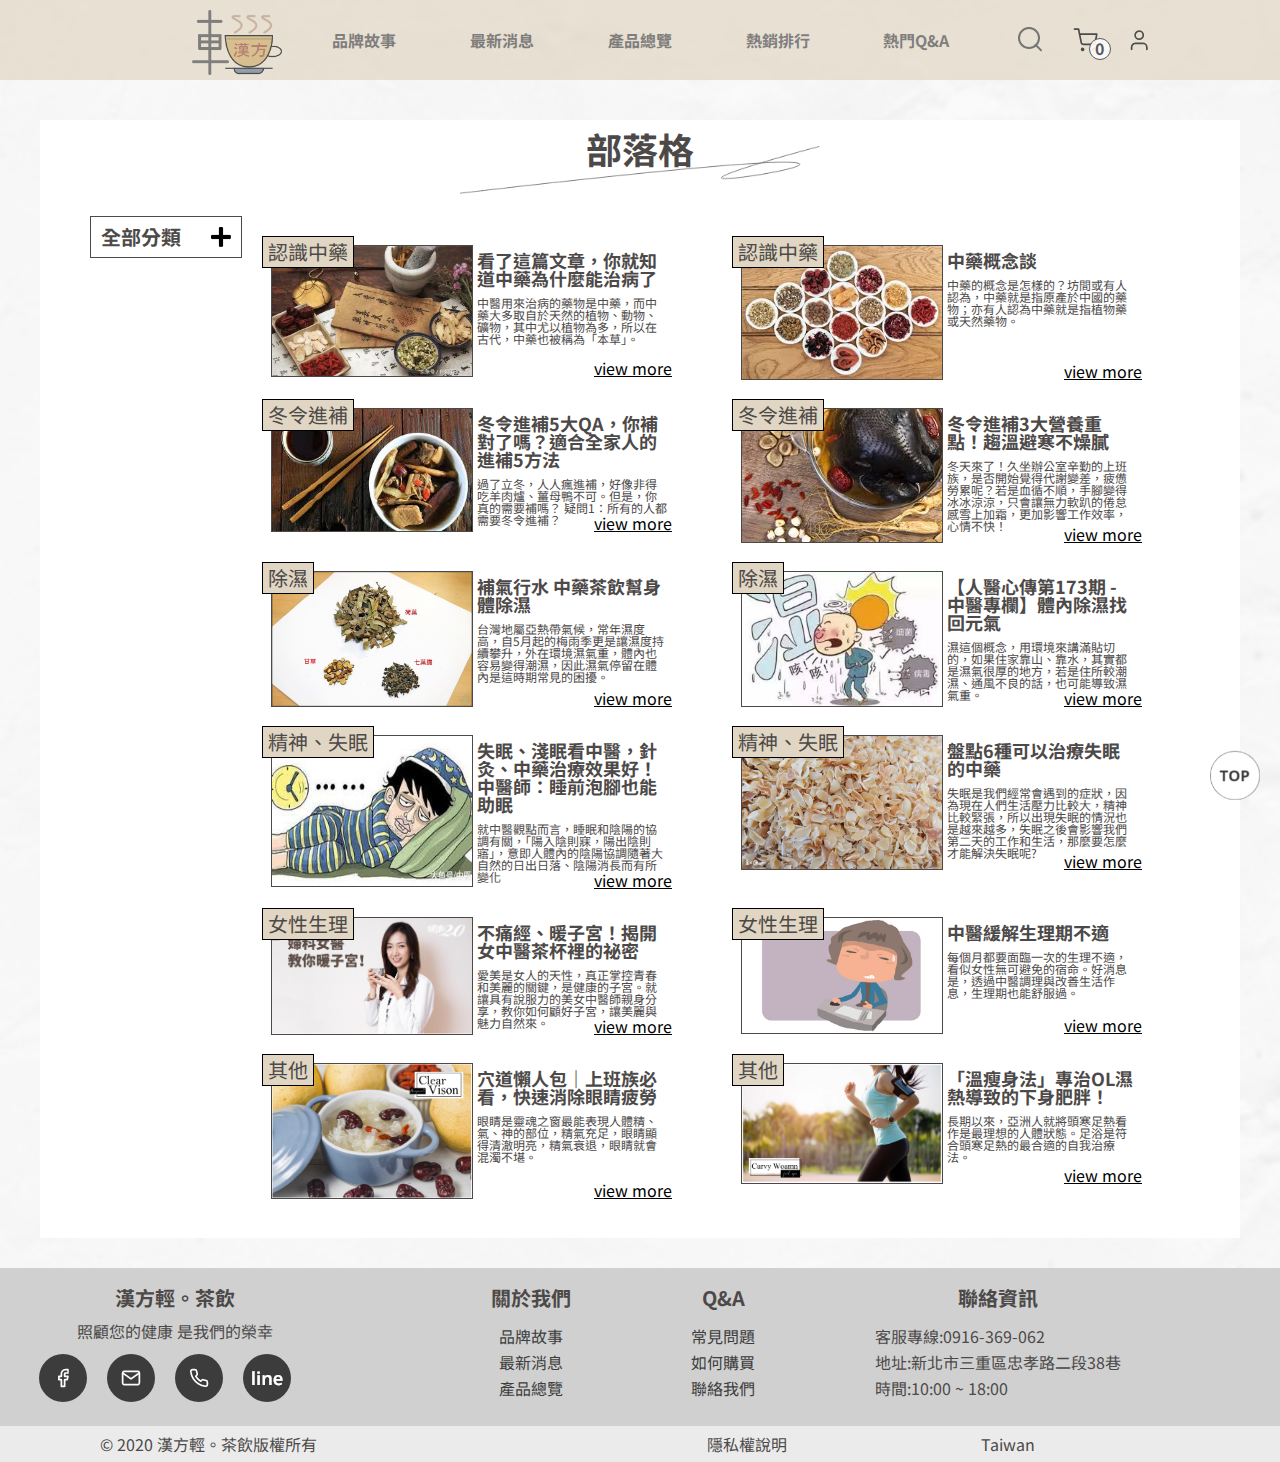
<file: blog.html>
<!DOCTYPE html>
<html lang="en">
<head>
  <meta charset="UTF-8">
  <meta name="viewport" content="width=device-width, initial-scale=1.0">
  <title>Document</title>
  
  <link rel="preconnect" href="https://fonts.gstatic.com">
  <link rel="stylesheet" href="https://stackpath.bootstrapcdn.com/font-awesome/4.7.0/css/font-awesome.min.css">
  <link href="https://fonts.googleapis.com/css2?family=Noto+Sans+TC:wght@300&display=swap" rel="stylesheet">
  <link rel="stylesheet" href="./css/common.css">
  <link rel="stylesheet" href="./css/blog.css">
</head>
<body>
    
  <header>

    <div class="header-content">
      <i class="fa fa-bars" ></i>
      <div class="header_img">
        <a href="./index.html"><img src="img/header.png" alt=""></img></a>
      </div>

      <ul class="header-list">
        <li><a href="./story.html" class="btn-2">品牌故事</a></li> 
        <li><a href="#"class="btn-2">最新消息</a> 
          <ul>
            <li><a href="./news.html"class="btn-2">最新消息</a></li>
            <li><a href="./blog.html"class="btn-2">部落格</a></li>
          </ul>
        </li>
        <li><a href="./items.html"class="btn-2">產品總覽</a></li>
        <li><a href="./hot.html"class="btn-2">熱銷排行</a></li>
        <li><a href="#"class="btn-2">熱門Q&A</a>
          <ul>
            <li><a href="./problem.html"class="btn-2">常見問題</a></li>
            <li><a href="./contact.html"class="btn-2">聯絡我們</a></li>
          </ul>
        </li>
      </ul>
      <ul class ="header-icon">
        <li class="search">
          <input type="text" size=12 maxlength="6" id="search-block" class="hide" >
          <a href="#">
            <img src="img/header-1 .png" alt="">
            <span>搜尋</span>
          </a>
        </li>
        <li>
          <a href="./shop.html">
            <img src="img/header-2.png" alt="">
            <div class="shopCount">0</div>
            <span>購物車</span>
          </a>
        </li>
        <li><a href="./person.html"><img src="img/header-3.png" alt=""><span>會員</span></a></li>
      </ul>
      
    </div>
  </header>

  <a href="#"><img class="top" src="img/back.png" alt=""></a>
  <ul class="mobile">
    <li>
      <a href="./shop.html">
        <img src="img/header-2.png" alt="">
        購物車
        <div class="mobileshopCount">0</div>
      </a>
    </li>
    <li>
      <a href="./person.html">
        <img src="img/header-3.png" alt="">
        會員登入
      </a>
    </li>
  </ul>
  <div class="main-blog">
    <div class="title">
      <h1>部落格</h1>
      <img src="img/Path 1.png" alt=""></img>
    </div>
  
    <div class="main-content">
      <div class="main-button">
        <div class="main-button-top">
          <p>全部分類</p>
          <div class="plus"></div>
        </div>
        <ol id="blog">
          <li>全部分類(12)</li>
          <li class="blog-1">認識中藥材(2)</li>
          <li class="blog-2">冬令進補(2)</li>
          <li class="blog-3">除濕(2)</li>
          <li class="blog-4">精神、失眠(2)</li>
          <li class="blog-5">女性生理(2)</li>
          <li class="blog-6">其他(2)</li>
        </ol>
      </div>
      
      <div class="main-article">
        <ul>
          <li class="blog-1">
            <h3>認識中藥</h3>
            <div class="main-article-content">
              <img src="img/blog-1.jpg" alt=""></img>
              <div class="text">
                <p>看了這篇文章，你就知道中藥為什麼能治病了</p>
                <p>中醫用來治病的藥物是中藥，而中藥大多取自於天然的植物、動物、礦物，其中尤以植物為多，所以在古代，中藥也被稱為「本草」。</p>
                <a href="https://kknews.cc/zh-tw/health/ryqzkr4.html">view more</a>
              </div>
            </div>
          </li>
          <li class="blog-1">
            <h3>認識中藥</h3>
            <div class="main-article-content">
              <img src="img/blog-2.png" alt=""></img>
              <div class="text">
                <p>中藥概念談</p>
                <p>中藥的概念是怎樣的？坊間或有人認為，中藥就是指原產於中國的藥物；亦有人認為中藥就是指植物藥或天然藥物。</p>
                <a href="https://newcm.org/tcm_article/%e4%b8%ad%e8%97%a5%e6%a6%82%e5%bf%b5%e8%ab%87/">view more</a>
              </div>
            </div>
          </li>
          <li class="blog-2">
            <h3>冬令進補</h3>
            <div class="main-article-content">
              <img src="img/blog-3.png" alt=""></img>
              <div class="text">
                <p>冬令進補5大QA，你補對了嗎？適合全家人的進補5方法</p>
                <p>過了立冬，人人瘋進補，好像非得吃羊肉爐、薑母鴨不可。但是，你真的需要補嗎？
                  疑問1：所有的人都需要冬令進補？</p>
                <a href="https://www.commonhealth.com.tw/article/article.action?nid=62462">view more</a>
              </div>
            </div>
          </li>
          <li class="blog-2">
            <h3>冬令進補</h3>
            <div class="main-article-content">
              <img src="img/blog-4.png" alt=""></img>
              <div class="text">
                <p>冬令進補3大營養重點！趨溫避寒不燥膩</p>
                <p>冬天來了！久坐辦公室辛勤的上班族，是否開始覺得代謝變差，疲憊勞累呢？若是血循不順，手腳變得冰冰涼涼，只會讓無力軟趴的倦怠感雪上加霜，更加影響工作效率，心情不快！</p>
                <a href="https://www.commonhealth.com.tw/blog/blogTopic.action?nid=2664">view more</a>
              </div>
            </div>
          </li>
          <li class="blog-3">
            <h3>除濕</h3>
            <div class="main-article-content">
              <img src="img/blog-5.jpg" alt=""></img>
              <div class="text">
                <p>補氣行水 中藥茶飲幫身體除濕</p>
                <p>台灣地屬亞熱帶氣候，常年濕度高，自5月起的梅雨季更是讓濕度持續攀升，外在環境濕氣重，體內也容易變得潮濕，因此濕氣停留在體內是這時期常見的困擾。</p>
                <a href="https://health.ltn.com.tw/article/paper/1293076">view more</a>
              </div>
            </div>
          </li>
          <li class="blog-3">
            <h3>除濕</h3>
            <div class="main-article-content">
              <img src="img/blog-6.png" alt=""></img>
              <div class="text">
                <p>【人醫心傳第173期 - 中醫專欄】體內除濕找回元氣</p>
                <p>濕這個概念，用環境來講滿貼切的，如果住家靠山、靠水，其實都是濕氣很厚的地方，若是住所較潮濕、通風不良的話，也可能導致濕氣重。</p>
                <a href="http://www.tzuchi.com.tw/home/index.php/2017-05-04-00-03-30/2017-05-04-00-12-41/1134-173-14">view more</a>
              </div>
            </div>
          </li>
          <li class="blog-4">
            <h3>精神、失眠</h3>
            <div class="main-article-content">
              <img src="img/blog-7.png" alt=""></img>
              <div class="text">
                <p>失眠、淺眠看中醫，針灸、中藥治療效果好！中醫師：睡前泡腳也能助眠</p>
                <p>就中醫觀點而言，睡眠和陰陽的協調有關，「陽入陰則寐，陽出陰則寤」，意即人體內的陰陽協調隨著大自然的日出日落、陰陽消長而有所變化</p>
                <a href="https://thebetteraging.businesstoday.com.tw/article/detail/202001050009/%E5%A4%B1%E7%9C%A0%E3%80%81%E6%B7%BA%E7%9C%A0%E7%9C%8B%E4%B8%AD%E9%86%AB%EF%BC%8C%E9%87%9D%E7%81%B8%E3%80%81%E4%B8%AD%E8%97%A5%E6%B2%BB%E7%99%82%E6%95%88%E6%9E%9C%E5%A5%BD%EF%BC%81%E4%B8%AD%E9%86%AB%E5%B8%AB%EF%BC%9A%E7%9D%A1%E5%89%8D%E6%B3%A1%E8%85%B3%E4%B9%9F%E8%83%BD%E5%8A%A9%E7%9C%A0">view more</a>
              </div>
            </div>
          </li>
          <li class="blog-4">
            <h3>精神、失眠</h3>
            <div class="main-article-content">
              <img src="img/blog-8.jpg" alt=""></img>
              <div class="text">
                <p>盤點6種可以治療失眠的中藥</p>
                <p>失眠是我們經常會遇到的症狀，因為現在人們生活壓力比較大，精神比較緊張，所以出現失眠的情況也是越來越多，失眠之後會影響我們第二天的工作和生活，那麼要怎麼才能解決失眠呢?</p>
                <a href="https://kknews.cc/health/gb5kgje.html">view more</a>
              </div>
            </div>
          </li>
          <li class="blog-5">
            <h3>女性生理</h3>
            <div class="main-article-content">
              <img src="img/blog-9.png" alt=""></img>
              <div class="text">
                <p>不痛經、暖子宮！揭開女中醫茶杯裡的祕密</p>
                <p>愛美是女人的天性，真正掌控青春和美麗的關鍵，是健康的子宮。就讓具有說服力的美女中醫師親身分享，教你如何顧好子宮，讓美麗與魅力自然來。</p>
                <a href="https://health.tvbs.com.tw/regimen/307498">view more</a>
              </div>
            </div>
          </li>
          <li class="blog-5">
            <h3>女性生理</h3>
            <div class="main-article-content">
              <img src="img/blog-10.jpg" alt=""></img>
              <div class="text">
                <p>中醫緩解生理期不適</p>
                <p>每個月都要面臨一次的生理不適，看似女性無可避免的宿命。好消息是，透過中醫調理與改善生活作息，生理期也能舒服過。</p>
                <a href="https://www.commonhealth.com.tw/article/article.action?nid=73861">view more</a>
              </div>
            </div>
          </li>
          <li class="blog-6">
            <h3>其他</h3>
            <div class="main-article-content">
              <img src="img/blog-11.png" alt=""></img>
              <div class="text">
                <p>穴道懶人包｜上班族必看，快速消除眼睛疲勞</p>
                <p>眼睛是靈魂之窗最能表現人體精、氣、神的部位，精氣充足，眼睛顯得清澈明亮，精氣衰退，眼睛就會混濁不堪。 </p>
                <a href="https://www.lomoji.com.tw/blog/posts/acupointclearvision">view more</a>
              </div>
            </div>
          </li>
          <li class="blog-6">
            <h3>其他</h3>
            <div class="main-article-content">
              <img src="img/blog-12.png" alt=""></img>
              <div class="text">
                <p>「溫瘦身法」專治OL濕熱導致的下身肥胖！</p>
                <p>長期以來，亞洲人就將頭寒足熱看作是最理想的人體狀態。足浴是符合頭寒足熱的最合適的自我治療法。</p>
                <a href="https://www.lomoji.com.tw/blog/posts/footspaspringtwo">view more</a>
              </div>
            </div>
          </li>

        </ul>
       
    
      </div>

    </div> 
  </div>


  <footer>
    <div class="footer-content">
      <div class="footer-left">
        <h3>漢方輕。茶飲</h3>
        <p>照顧您的健康 是我們的榮幸</p>
        <ul>
          <li>
            <a href="https://www.facebook.com/"><img src="img/footer-1.png" alt=""></img></a>
          </li>
          <li>
            <a href="https://www.google.com/gmail/"><img src="img/footer-2.png" alt=""></img></a>
          </li>
          <li>
            <a href="https://www.skype.com/zh-Hant/features/calling-and-instant-messaging/"><img src="img/footer-3.png" alt=""></img></a>
          </li>
          <li>
            <a href="https://line.me/zh-hant/"><img src="img/footer-4.png" alt=""></img></a>
          </li>
        </ul>
      </div>

        <div class="footer-right">
          <ul>
            <li>
              <h3>關於我們</h3>
              <a href="./story.html">品牌故事</a>
              <a href="./news.html">最新消息</a>
              <a href="./items.html">產品總覽</a>
            </li>
            <li>
              <h3>Q&A</h3>
              <a href="./problem.html">常見問題</a>
              <a href="">如何購買</a>
              <a href="./contact.html">聯絡我們</a>
            </li>
            <li>
              <h3>聯絡資訊</h3>
              <p>客服專線:0916-369-062</p>
              <p>地址:新北市三重區忠孝路二段38巷</p>
              <p>時間:10:00 ~ 18:00</p>
            </li>
          </ul>
        </div>
      </div>          
  </footer>

  <div class="footer-trip">
    <div class="footer-trip-content">
      <p>© 2020 漢方輕。茶飲版權所有</p>
      <p>隱私權說明</p>
      <p>Taiwan</p>
    </div>
  </div>

  <script src="./js/common.js"></script>
  <script src="js/blog.js"></script>

</body>
</html>
</file>
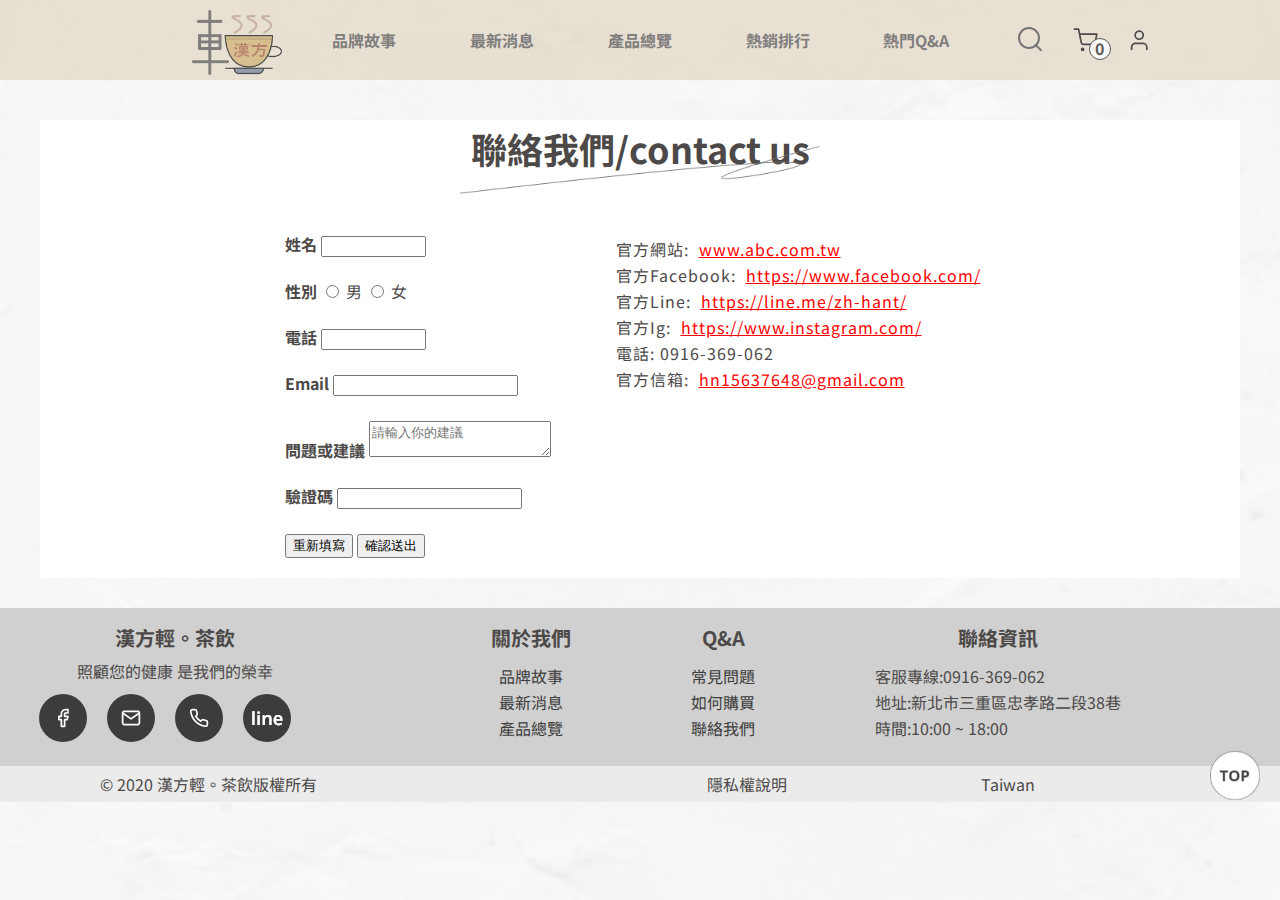
<file: contact.html>
<!DOCTYPE html>
<html lang="en">
<head>
  <meta charset="UTF-8">
  <meta name="viewport" content="width=device-width, initial-scale=1.0">
  <title>Document</title>
  <link rel="preconnect" href="https://fonts.gstatic.com">
  <link rel="stylesheet" href="https://stackpath.bootstrapcdn.com/font-awesome/4.7.0/css/font-awesome.min.css">
  <link href="https://fonts.googleapis.com/css2?family=Noto+Sans+TC:wght@300&display=swap" rel="stylesheet">
  <link rel="stylesheet" href="./css/common.css">
  <link rel="stylesheet" href="./css/contact.css">
</head>
<body>
    
  <header>

    <div class="header-content">
      <i class="fa fa-bars" ></i>
      <div class="header_img">
        <a href="./index.html"><img src="img/header.png" alt=""></img></a>
      </div>

      <ul class="header-list">
        <li><a href="./story.html" class="btn-2">品牌故事</a></li> 
        <li><a href="#"class="btn-2">最新消息</a> 
          <ul>
            <li><a href="./news.html"class="btn-2">最新消息</a></li>
            <li><a href="./blog.html"class="btn-2">部落格</a></li>
          </ul>
        </li>
        <li><a href="./items.html"class="btn-2">產品總覽</a></li>
        <li><a href="./hot.html"class="btn-2">熱銷排行</a></li>
        <li><a href="#"class="btn-2">熱門Q&A</a>
          <ul>
            <li><a href="./problem.html"class="btn-2">常見問題</a></li>
            <li><a href="./contact.html"class="btn-2">聯絡我們</a></li>
          </ul>
        </li>
      </ul>
      <ul class ="header-icon">
        <li class="search">
          <input type="text" size=12 maxlength="6" id="search-block" class="hide" >
          <a href="#">
            <img src="img/header-1 .png" alt="">
            <span>搜尋</span>
          </a>
        </li>
        <li>
          <a href="./shop.html">
            <img src="img/header-2.png" alt="">
            <div class="shopCount">0</div>
            <span>購物車</span>
          </a>
        </li>
        <li><a href="./person.html"><img src="img/header-3.png" alt=""><span>會員</span></a></li>
      </ul>
      
    </div>
  </header>

  <a href="#"><img class="top" src="img/back.png" alt=""></a>
  
  <ul class="mobile">
    <li>
      <a href="./shop.html">
        <img src="img/header-2.png" alt="">
        購物車
        <div class="mobileshopCount">0</div>
      </a>
    </li>
    <li>
      <a href="./person.html">
        <img src="img/header-3.png" alt="">
        會員登入
      </a>
    </li>
  </ul>
  <div class="contact">

    <div class="title">
      <h1>聯絡我們/contact us</h1>
      <img src="img/Path 1.png" alt=""></img>
    </div>
    <div class="contact-content">
      <div class="block-left">
        <span>姓名</span>
        <input type="text" size="10"><br>
        <span>性別</span>
        <input type="radio" name="color" value="boy"> 男
        <input type="radio" name="color" value="girl"> 女<br>
        <span>電話</span>
        <input type="text" size="10"><br>
        <span>Email</span>
        <input type="email"><br>
        <span>問題或建議</span>
        <textarea id="message" name="message"  placeholder="請輸入你的建議"></textarea><br>
        <span>驗證碼</span>
        <input type="text"><br>
        <input type="button" value="重新填寫" onclick=""></input>
        <input type="button" value="確認送出" onclick=""></input>
        
      </div>
      <div class="block-right">
        <p>官方網站:<a href="./index.html">www.abc.com.tw</a></p>
        <p>官方Facebook:<a href="https://www.facebook.com/">https://www.facebook.com/</a></p>
        <p>官方Line:<a href="https://line.me/zh-hant/">https://line.me/zh-hant/</a></p>
        <p>官方Ig:<a href="https://www.instagram.com/l">https://www.instagram.com/</a></p>
        <p>電話:  0916-369-062</p>
        <p>官方信箱:<a href="#">hn15637648@gmail.com</a></p>
        <iframe src="https://www.google.com/maps/embed?pb=!1m18!1m12!1m3!1d3613.9233453123074!2d121.48640677785833!3d25.07058711358341!2m3!1f0!2f0!3f0!3m2!1i1024!2i768!4f13.1!3m3!1m2!1s0x3442a8dc1e8a1361%3A0xe88941c9eb8f8c50!2zMjQx5paw5YyX5biC5LiJ6YeN5Y2A5b-g5a2d6Lev5LqM5q61Mzjlt7cx6Jmf!5e0!3m2!1szh-TW!2stw!4v1606649395015!5m2!1szh-TW!2stw" max-width="450" max-height="300" frameborder="0" style="border:0;" allowfullscreen="" aria-hidden="false" tabindex="0"></iframe>
      </div>
    </div>
  </div>


  <footer>
    <div class="footer-content">
      <div class="footer-left">
        <h3>漢方輕。茶飲</h3>
        <p>照顧您的健康 是我們的榮幸</p>
        <ul>
          <li>
            <a href="https://www.facebook.com/"><img src="img/footer-1.png" alt=""></img></a>
          </li>
          <li>
            <a href="https://www.google.com/gmail/"><img src="img/footer-2.png" alt=""></img></a>
          </li>
          <li>
            <a href="https://www.skype.com/zh-Hant/features/calling-and-instant-messaging/"><img src="img/footer-3.png" alt=""></img></a>
          </li>
          <li>
            <a href="https://line.me/zh-hant/"><img src="img/footer-4.png" alt=""></img></a>
          </li>
        </ul>
      </div>

        <div class="footer-right">
          <ul>
            <li>
              <h3>關於我們</h3>
              <a href="./story.html">品牌故事</a>
              <a href="./news.html">最新消息</a>
              <a href="./items.html">產品總覽</a>
            </li>
            <li>
              <h3>Q&A</h3>
              <a href="./problem.html">常見問題</a>
              <a href="">如何購買</a>
              <a href="./contact.html">聯絡我們</a>
            </li>
            <li>
              <h3>聯絡資訊</h3>
              <p>客服專線:0916-369-062</p>
              <p>地址:新北市三重區忠孝路二段38巷</p>
              <p>時間:10:00 ~ 18:00</p>
            </li>
          </ul>
        </div>
      </div>          
  </footer>

  <div class="footer-trip">
    <div class="footer-trip-content">
      <p>© 2020 漢方輕。茶飲版權所有</p>
      <p>隱私權說明</p>
      <p>Taiwan</p>
    </div>
  </div>
<script src="./js/common.js"></script>
</body>
</html>
</file>
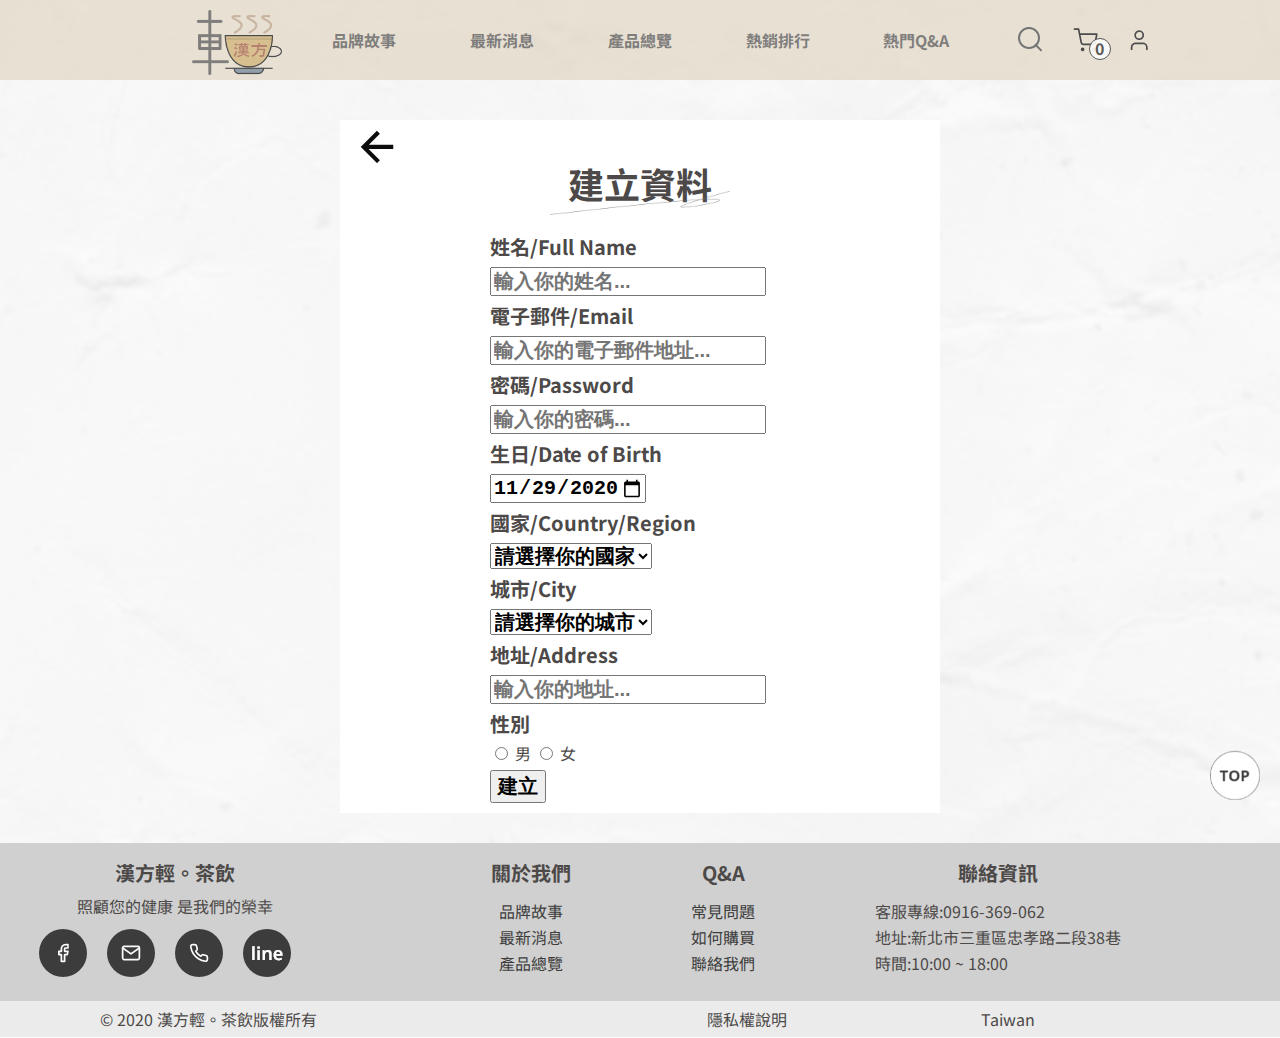
<file: create.html>
<!DOCTYPE html>
<html lang="en">
<head>
  <meta charset="UTF-8">
  <meta name="viewport" content="width=device-width, initial-scale=1.0">
  <title>Document</title>

  <link rel="preconnect" href="https://fonts.gstatic.com">
  <link rel="stylesheet" href="https://stackpath.bootstrapcdn.com/font-awesome/4.7.0/css/font-awesome.min.css">
  <link href="https://fonts.googleapis.com/css2?family=Noto+Sans+TC:wght@300&display=swap" rel="stylesheet">
  <link rel="stylesheet" href="./css/common.css">
  <link rel="stylesheet" href="./css/create.css">
</head>
<body>
    
  <header>

    <div class="header-content">
      <i class="fa fa-bars" ></i>
      <div class="header_img">
        <a href="./index.html"><img src="img/header.png" alt=""></img></a>
      </div>

      <ul class="header-list">
        <li><a href="./story.html" class="btn-2">品牌故事</a></li> 
        <li><a href="#"class="btn-2">最新消息</a> 
          <ul>
            <li><a href="./news.html"class="btn-2">最新消息</a></li>
            <li><a href="./blog.html"class="btn-2">部落格</a></li>
          </ul>
        </li>
        <li><a href="./items.html"class="btn-2">產品總覽</a></li>
        <li><a href="./hot.html"class="btn-2">熱銷排行</a></li>
        <li><a href="#"class="btn-2">熱門Q&A</a>
          <ul>
            <li><a href="./problem.html"class="btn-2">常見問題</a></li>
            <li><a href="./contact.html"class="btn-2">聯絡我們</a></li>
          </ul>
        </li>
      </ul>
      <ul class ="header-icon">
        <li class="search">
          <input type="text" size=12 maxlength="6" id="search-block" class="hide" >
          <a href="#">
            <img src="img/header-1 .png" alt="">
            <span>搜尋</span>
          </a>
        </li>
        <li>
          <a href="./shop.html">
            <img src="img/header-2.png" alt="">
            <div class="shopCount">0</div>
            <span>購物車</span>
          </a>
        </li>
        <li><a href="./person.html"><img src="img/header-3.png" alt=""><span>會員</span></a></li>
      </ul>
      
    </div>
  </header>

  <a href="#"><img class="top" src="img/back.png" alt=""></a>
  
  <ul class="mobile">
    <li>
      <a href="./shop.html">
        <img src="img/header-2.png" alt="">
        購物車
        <div class="mobileshopCount">0</div>
      </a>
    </li>
    <li>
      <a href="./person.html">
        <img src="img/header-3.png" alt="">
        會員登入
      </a>
    </li>
  </ul>
  <div class="create">

    <a href="./person.html"><img src="img/Backward arrow.png" alt=""></a>

    <div class="title">
      <h1>建立資料</h1>
      <img src="img/Path 1.png" alt=""></img>
    </div>

    <div class="content">
      <ul>
        <li>
          <h3>姓名/Full Name</h3>
          <input type="text" placeholder="輸入你的姓名...">
        </li>
        <li>
          <h3>電子郵件/Email</h3>
          <input type="email" data-type="email"  placeholder="輸入你的電子郵件地址..." tabindex="1">
        </li>
        <li>
          <h3>密碼/Password</h3>
          <input type="password" data-type="password"  placeholder="輸入你的密碼..." tabindex="2" autocomplete="off">
        </li>
      </ul>

      <ul>
        <li>
          <h3>生日/Date of Birth</h3>
          <input type="date" value="2020-11-29" min="1911-01-01" max="2100-12-31" step="1">
        </li>
        <li>
          <h3>國家/Country/Region</h3>
          <select >
            <option value="" selected>請選擇你的國家</option>
            <option value="Taiwan">Taiwan</option>
            <option value="Japan">Japan</option>
            <option value="Korea">Korea</option>
            <option value="USA">USA</option>
            <option value="5">else</option>
          </select>
        </li>
        <li>
          <h3>城市/City</h3>
          <select >
            <option value="" selected>請選擇你的城市</option>
            <option value="Taipei">台北</option>
            <option value="new taipei">新北</option>
            <option value="taoyuan">桃園</option>
            <option value="ju">新竹</option>
            <option value="5">else</option>
          </select>
        </li>
        <li>
          <h3>地址/Address</h3>
          <input type="text" placeholder="輸入你的地址..." tabindex="1">
        </li>
        <li>
          <h3>性別</h3>
          <input type="radio" name="color" value="boy"> 男
          <input type="radio" name="color" value="girl"> 女<br>
        </li>
      </ul>
      <input type="submit" value="建立"/>
    </div>
    
  </div>


  <footer>
    <div class="footer-content">
      <div class="footer-left">
        <h3>漢方輕。茶飲</h3>
        <p>照顧您的健康 是我們的榮幸</p>
        <ul>
          <li>
            <a href="https://www.facebook.com/"><img src="img/footer-1.png" alt=""></img></a>
          </li>
          <li>
            <a href="https://www.google.com/gmail/"><img src="img/footer-2.png" alt=""></img></a>
          </li>
          <li>
            <a href="https://www.skype.com/zh-Hant/features/calling-and-instant-messaging/"><img src="img/footer-3.png" alt=""></img></a>
          </li>
          <li>
            <a href="https://line.me/zh-hant/"><img src="img/footer-4.png" alt=""></img></a>
          </li>
        </ul>
      </div>

        <div class="footer-right">
          <ul>
            <li>
              <h3>關於我們</h3>
              <a href="./story.html">品牌故事</a>
              <a href="./news.html">最新消息</a>
              <a href="./items.html">產品總覽</a>
            </li>
            <li>
              <h3>Q&A</h3>
              <a href="./problem.html">常見問題</a>
              <a href="">如何購買</a>
              <a href="./contact.html">聯絡我們</a>
            </li>
            <li>
              <h3>聯絡資訊</h3>
              <p>客服專線:0916-369-062</p>
              <p>地址:新北市三重區忠孝路二段38巷</p>
              <p>時間:10:00 ~ 18:00</p>
            </li>
          </ul>
        </div>
      </div>          
  </footer>

  <div class="footer-trip">
    <div class="footer-trip-content">
      <p>© 2020 漢方輕。茶飲版權所有</p>
      <p>隱私權說明</p>
      <p>Taiwan</p>
    </div>
  </div>
<script src="./js/common.js"></script>
</body>
</html>
</file>
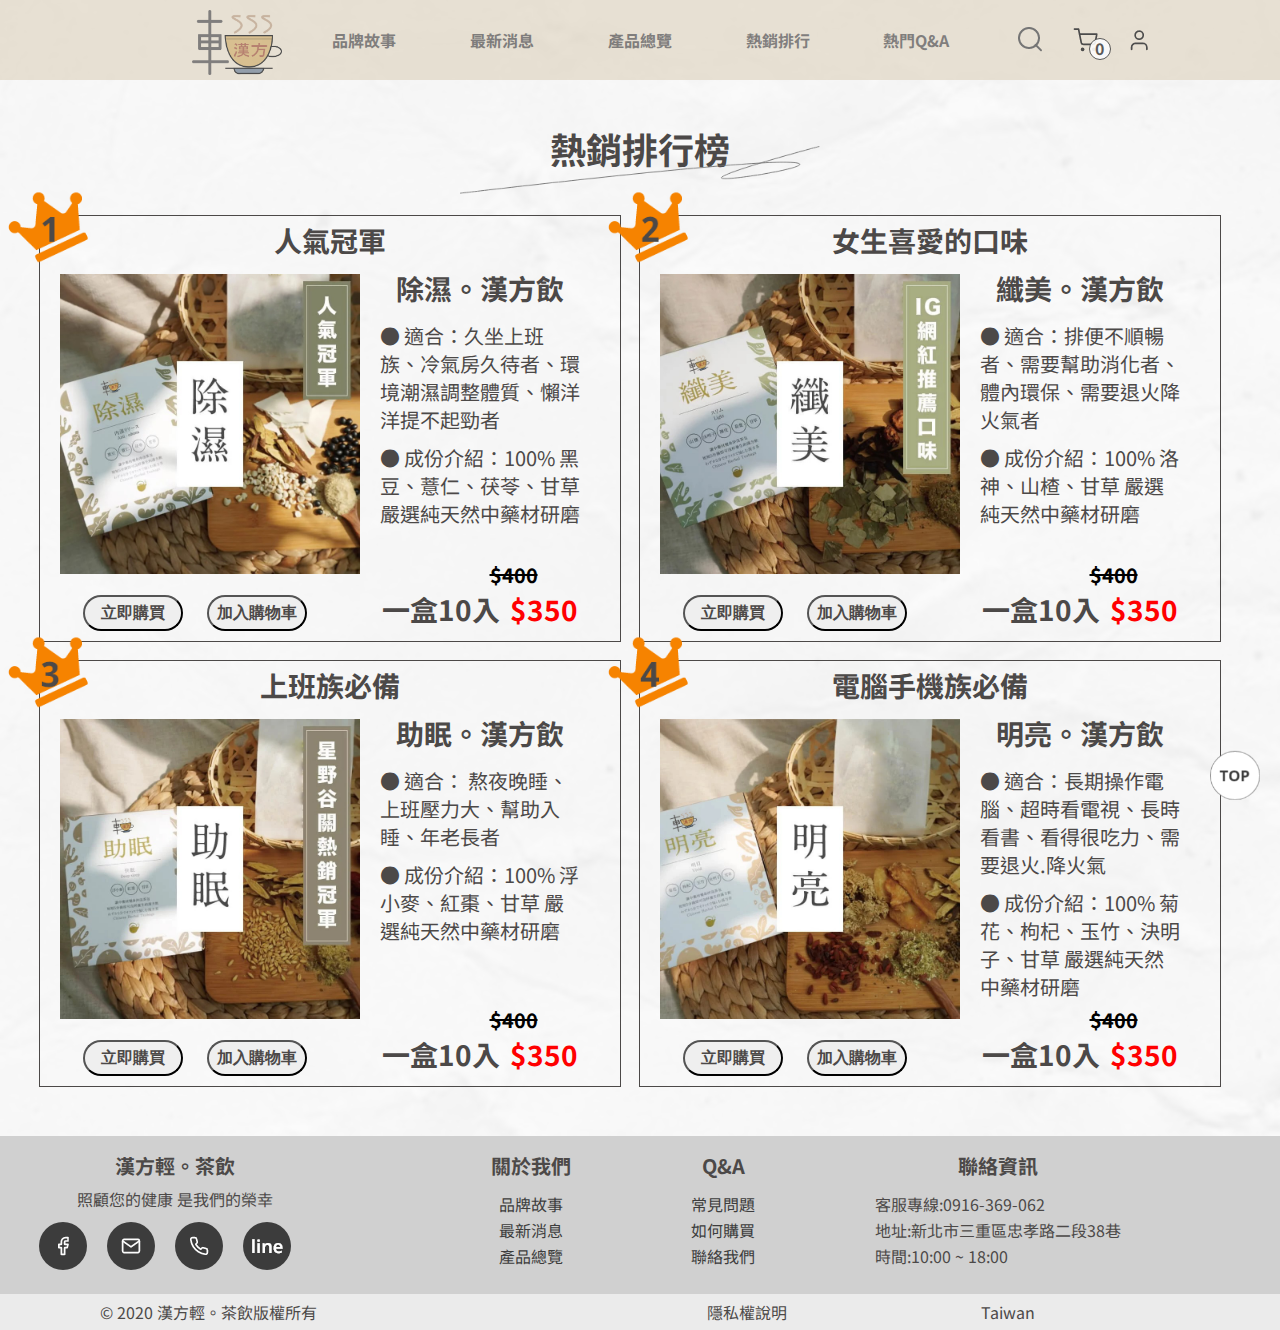
<file: hot.html>
<!DOCTYPE html>
<html lang="en">
<head>
  <meta charset="UTF-8">
  <meta name="viewport" content="width=device-width, initial-scale=1.0">
  <title>Document</title>

  <link rel="preconnect" href="https://fonts.gstatic.com">
  <link rel="stylesheet" href="https://stackpath.bootstrapcdn.com/font-awesome/4.7.0/css/font-awesome.min.css">
  <link href="https://fonts.googleapis.com/css2?family=Noto+Sans+TC:wght@300&display=swap" rel="stylesheet">
  <link rel="stylesheet" href="./css/common.css">
  <link rel="stylesheet" href="./css/hot.css">
</head>
<body>
    
  <header>

    <div class="header-content">
      <i class="fa fa-bars" ></i>
      <div class="header_img">
        <a href="./index.html"><img src="img/header.png" alt=""></img></a>
      </div>

      <ul class="header-list">
        <li><a href="./story.html" class="btn-2">品牌故事</a></li> 
        <li><a href="#"class="btn-2">最新消息</a> 
          <ul>
            <li><a href="./news.html"class="btn-2">最新消息</a></li>
            <li><a href="./blog.html"class="btn-2">部落格</a></li>
          </ul>
        </li>
        <li><a href="./items.html"class="btn-2">產品總覽</a></li>
        <li><a href="./hot.html"class="btn-2">熱銷排行</a></li>
        <li><a href="#"class="btn-2">熱門Q&A</a>
          <ul>
            <li><a href="./problem.html"class="btn-2">常見問題</a></li>
            <li><a href="./contact.html"class="btn-2">聯絡我們</a></li>
          </ul>
        </li>
      </ul>
      <ul class ="header-icon">
        <li class="search">
          <input type="text" size=12 maxlength="6" id="search-block" class="hide" >
          <a href="#">
            <img src="img/header-1 .png" alt="">
            <span>搜尋</span>
          </a>
        </li>
        <li>
          <a href="./shop.html">
            <img src="img/header-2.png" alt="">
            <div class="shopCount">0</div>
            <span>購物車</span>
          </a>
        </li>
        <li><a href="./person.html"><img src="img/header-3.png" alt=""><span>會員</span></a></li>
      </ul>
      
    </div>
  </header>

  <a href="#"><img class="top" src="img/back.png" alt=""></a>
  
  <ul class="mobile">
    <li>
      <a href="./shop.html">
        <img src="img/header-2.png" alt="">
        購物車
        <div class="mobileshopCount">0</div>
      </a>
    </li>
    <li>
      <a href="./person.html">
        <img src="img/header-3.png" alt="">
        會員登入
      </a>
    </li>
  </ul>
  <div class="hot">

    <div class="title">
      <h1>熱銷排行榜</h1>
      <img src="img/Path 1.png" alt=""></img>
    </div>

    <div class="hot-block">
      <ul>
        <li>
          <div class="block-top">
            <img src="img/hot1.png" alt="">
            <h2>人氣冠軍</h2>
          </div>
          <div class="block-center">
            <a href="./introduce.html"><img src="img/index-13.png" alt=""></a>
            <div class="block-text">
              <h2>除濕。漢方飲</h2>
              <ol>
                <li>● 適合：久坐上班族、冷氣房久待者、環境潮濕調整體質、懶洋洋提不起勁者</li>
                <li>● 成份介紹：100% 黑豆、薏仁、茯苓、甘草 嚴選純天然中藥材研磨</li>
              </ol>
            </div>
          </div>
          <div class="block-bottom">
            <div class="bottom-input">
              <input type="button" value="立即購買" onclick="location.href='shop.html'"></input>
              <input type="button" value="加入購物車" onclick=""></input>
            </div>
            <div class="bottom-text">
              <h3>一盒10入</h3>
              <h3>$350</h3>
            </div>
          </div>
        </li>
        <li>
          <div class="block-top">
            <img src="img/hot2.png" alt="">
            <h2>女生喜愛的口味</h2>
          </div>
          <div class="block-center">
            <a href="./introduce.html"><img src="img/index-10.png" alt=""></a>
            <div class="block-text">
              <h2>纖美。漢方飲</h2>
              <ol>
                <li>●  適合：排便不順暢者、需要幫助消化者、體內環保、需要退火降火氣者</li>
                <li>● 成份介紹：100% 洛神、山楂、甘草  嚴選純天然中藥材研磨</li>
              </ol>
            </div>
          </div>
          <div class="block-bottom">
            <div class="bottom-input">
              <input type="button" value="立即購買" onclick="location.href='shop.html'"></input>
              <input type="button" value="加入購物車" onclick=""></input>
            </div>
            <div class="bottom-text">
              <h3>一盒10入</h3>
              <h3>$350</h3>
            </div>
          </div>
        </li>
      </ul>
      <ul>
        <li>
          <div class="block-top">
            <img src="img/hot3.png" alt="">
            <h2>上班族必備</h2>
          </div>
          <div class="block-center">
            <a href="./introduce.html"><img src="img/index-15.png" alt=""></a>
            <div class="block-text">
              <h2>助眠。漢方飲</h2>
              <ol>
                <li>● 適合： 熬夜晚睡、上班壓力大、幫助入睡、年老長者</li>
                <li>● 成份介紹：100% 浮小麥、紅棗、甘草 嚴選純天然中藥材研磨</li>
              </ol>
            </div>
          </div>
          <div class="block-bottom">
            <div class="bottom-input">
              <input type="button" value="立即購買" onclick="location.href='shop.html'"></input>
              <input type="button" value="加入購物車" onclick=""></input>
            </div>
            <div class="bottom-text">
              <h3>一盒10入</h3>
              <h3>$350</h3>
            </div>
          </div>
        </li>
        <li>
          <div class="block-top">
            <img src="img/hot4.png" alt="">
            <h2>電腦手機族必備</h2>
          </div>
          <div class="block-center">
            <a href="./introduce.html"><img src="img/items-4.png" alt=""></a>
            <div class="block-text">
              <h2>明亮。漢方飲</h2>
              <ol>
                <li>● 適合：長期操作電腦、超時看電視、長時看書、看得很吃力、需要退火.降火氣</li>
                <li>● 成份介紹：100% 菊花、枸杞、玉竹、決明子、甘草 嚴選純天然中藥材研磨</li>
              </ol>
            </div>
          </div>
          <div class="block-bottom">
            <div class="bottom-input">
              <input type="button" value="立即購買" onclick="location.href='shop.html'"></input>
              <input type="button" value="加入購物車" onclick=""></input>
            </div>
            <div class="bottom-text">
              <h3>一盒10入</h3>
              <h3>$350</h3>
            </div>
          </div>
        </li>
      </ul>
    </div>
  </div>

  <footer>
    <div class="footer-content">
      <div class="footer-left">
        <h3>漢方輕。茶飲</h3>
        <p>照顧您的健康 是我們的榮幸</p>
        <ul>
          <li>
            <a href="https://www.facebook.com/"><img src="img/footer-1.png" alt=""></img></a>
          </li>
          <li>
            <a href="https://www.google.com/gmail/"><img src="img/footer-2.png" alt=""></img></a>
          </li>
          <li>
            <a href="https://www.skype.com/zh-Hant/features/calling-and-instant-messaging/"><img src="img/footer-3.png" alt=""></img></a>
          </li>
          <li>
            <a href="https://line.me/zh-hant/"><img src="img/footer-4.png" alt=""></img></a>
          </li>
        </ul>
      </div>

        <div class="footer-right">
          <ul>
            <li>
              <h3>關於我們</h3>
              <a href="./story.html">品牌故事</a>
              <a href="./news.html">最新消息</a>
              <a href="./items.html">產品總覽</a>
            </li>
            <li>
              <h3>Q&A</h3>
              <a href="./problem.html">常見問題</a>
              <a href="">如何購買</a>
              <a href="./contact.html">聯絡我們</a>
            </li>
            <li>
              <h3>聯絡資訊</h3>
              <p>客服專線:0916-369-062</p>
              <p>地址:新北市三重區忠孝路二段38巷</p>
              <p>時間:10:00 ~ 18:00</p>
            </li>
          </ul>
        </div>
      </div>          
  </footer>

  <div class="footer-trip">
    <div class="footer-trip-content">
      <p>© 2020 漢方輕。茶飲版權所有</p>
      <p>隱私權說明</p>
      <p>Taiwan</p>
    </div>
  </div>
  <script src="./js/common.js"></script>
  <script src="js/hot.js"></script>
</body>
</html>
</file>
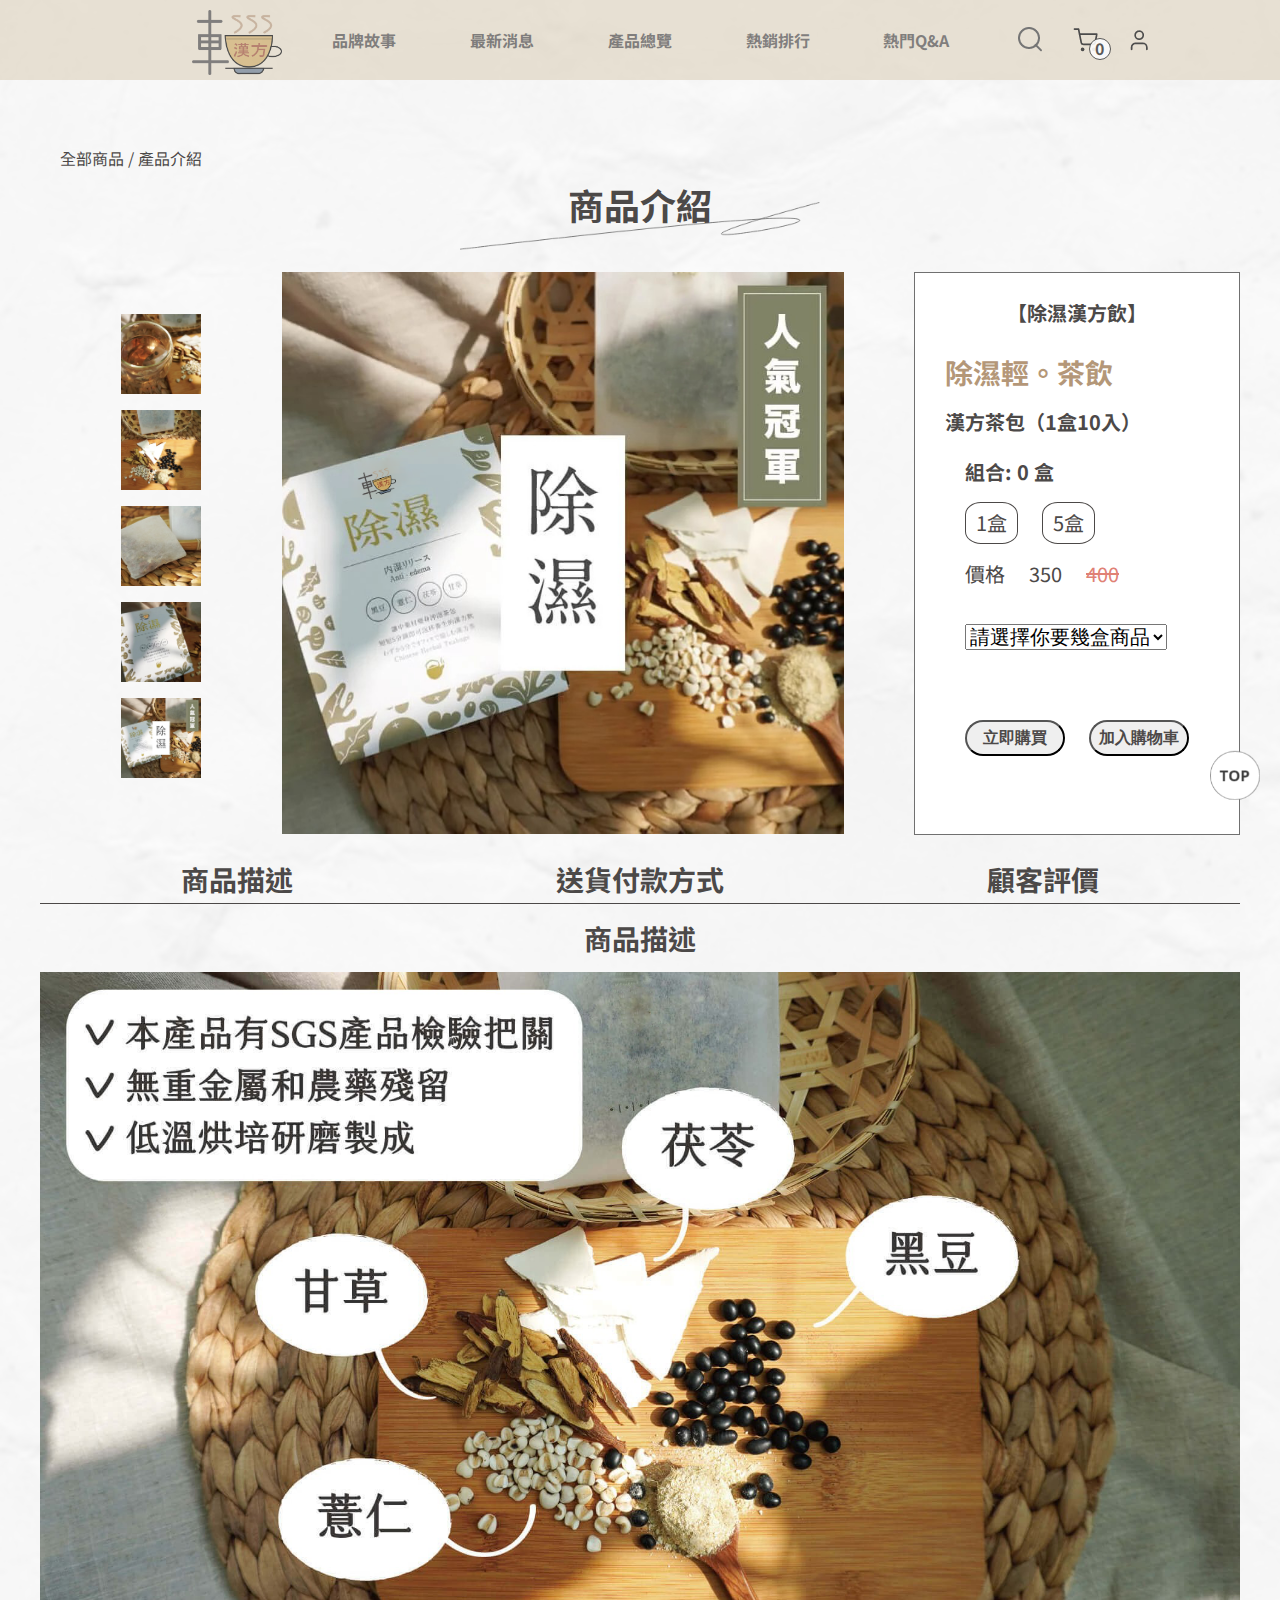
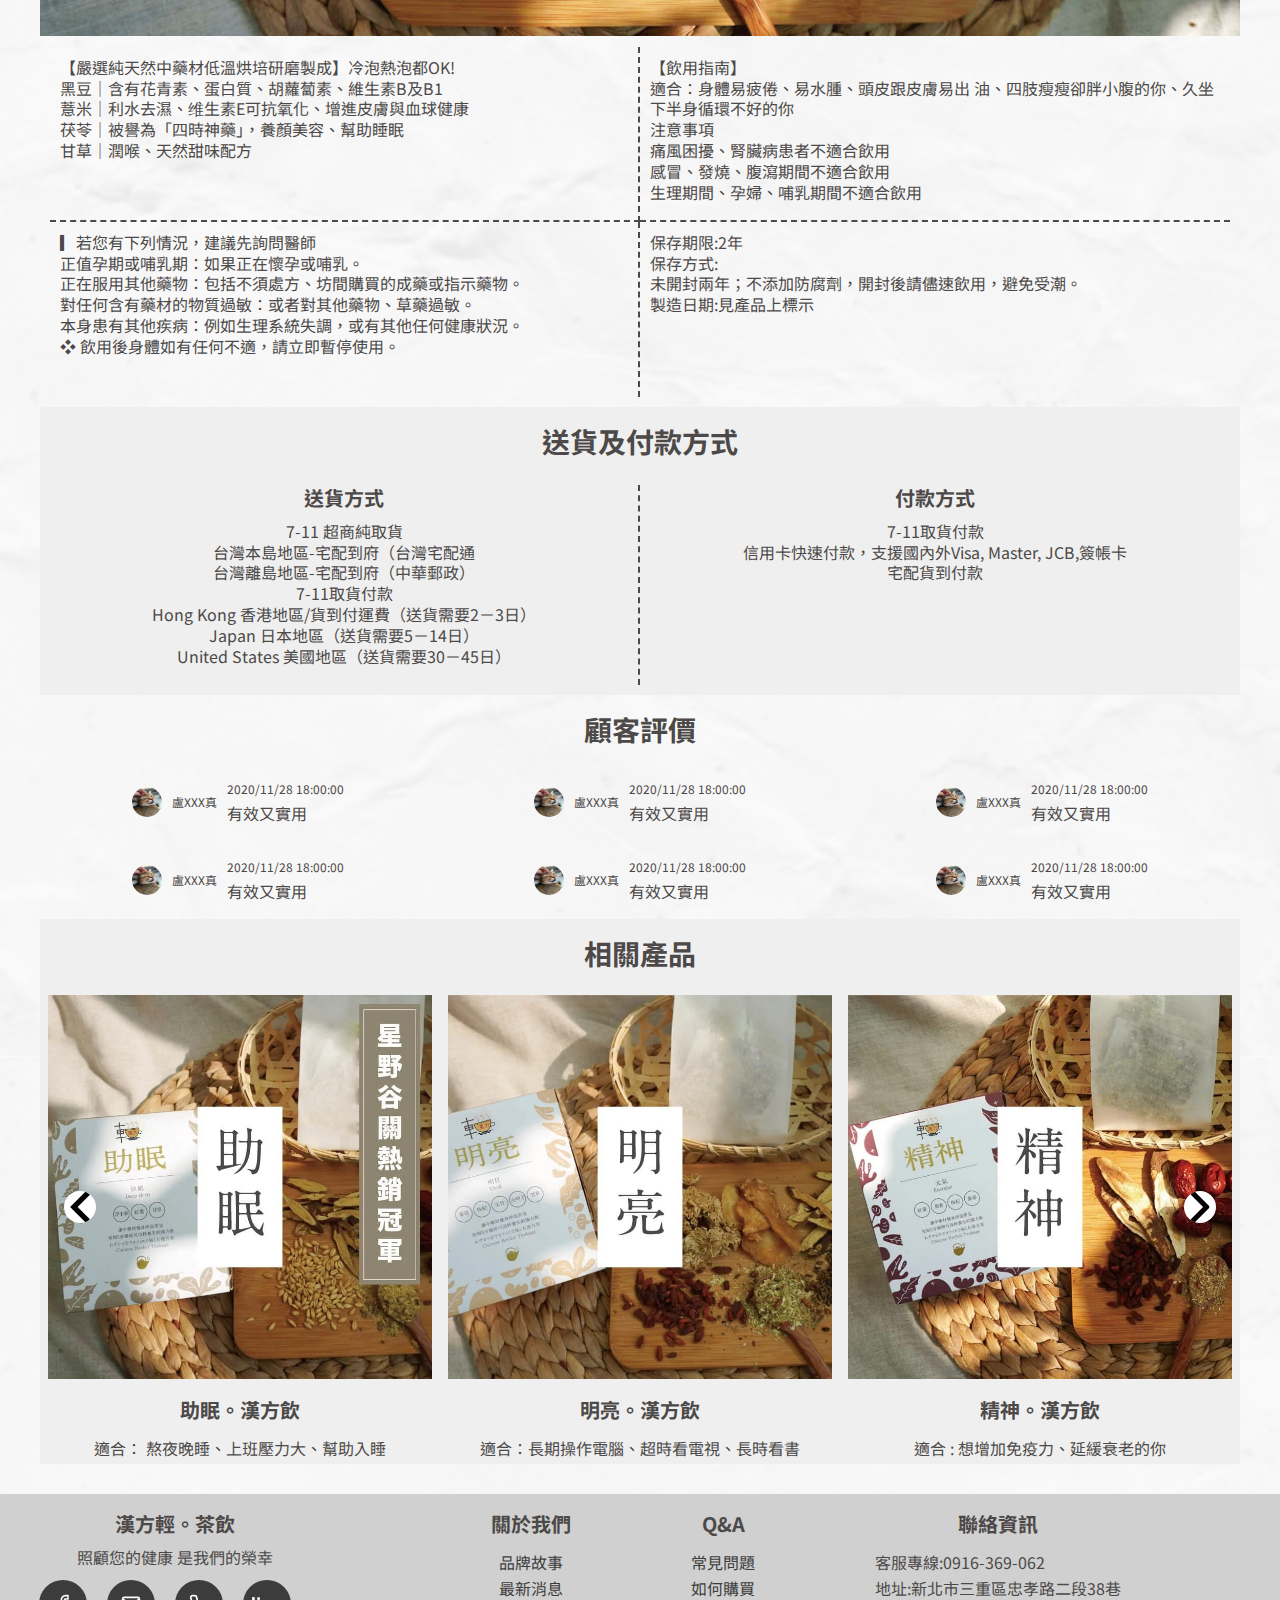
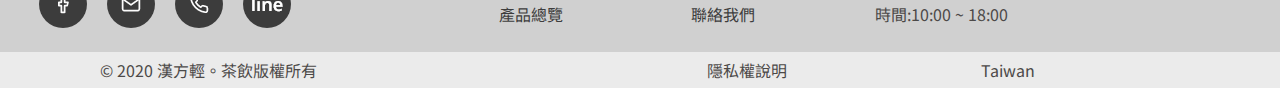
<file: introduce.html>
<!DOCTYPE html>
<html lang="en">
<head>
  <meta charset="UTF-8">
  <meta name="viewport" content="width=device-width, initial-scale=1.0">
  <title>Document</title>

  <link rel="preconnect" href="https://fonts.gstatic.com">
  <link rel="stylesheet" href="https://stackpath.bootstrapcdn.com/font-awesome/4.7.0/css/font-awesome.min.css">
  <link href="https://fonts.googleapis.com/css2?family=Noto+Sans+TC:wght@300&display=swap" rel="stylesheet">
  <link rel="stylesheet" href="./css/common.css">
  <link rel="stylesheet" href="./css/introduce.css">
</head>
<body>
    
  <header>

    <div class="header-content">
      <i class="fa fa-bars" ></i>
      <div class="header_img">
        <a href="./index.html"><img src="img/header.png" alt=""></img></a>
      </div>

      <ul class="header-list">
        <li><a href="./story.html" class="btn-2">品牌故事</a></li> 
        <li><a href="#"class="btn-2">最新消息</a> 
          <ul>
            <li><a href="./news.html"class="btn-2">最新消息</a></li>
            <li><a href="./blog.html"class="btn-2">部落格</a></li>
          </ul>
        </li>
        <li><a href="./items.html"class="btn-2">產品總覽</a></li>
        <li><a href="./hot.html"class="btn-2">熱銷排行</a></li>
        <li><a href="#"class="btn-2">熱門Q&A</a>
          <ul>
            <li><a href="./problem.html"class="btn-2">常見問題</a></li>
            <li><a href="./contact.html"class="btn-2">聯絡我們</a></li>
          </ul>
        </li>
      </ul>
      <ul class ="header-icon">
        <li class="search">
          <input type="text" size=12 maxlength="6" id="search-block" class="hide" >
          <a href="#">
            <img src="img/header-1 .png" alt="">
            <span>搜尋</span>
          </a>
        </li>
        <li>
          <a href="./shop.html">
            <img src="img/header-2.png" alt="">
            <div class="shopCount">0</div>
            <span>購物車</span>
          </a>
        </li>
        <li><a href="./person.html"><img src="img/header-3.png" alt=""><span>會員</span></a></li>
      </ul>
      
    </div>
  </header>

  <a href="#"><img class="top" src="img/back.png" alt=""></a>

  <ul class="mobile">
    <li>
      <a href="./shop.html">
        <img src="img/header-2.png" alt="">
        購物車
        <div class="mobileshopCount">0</div>
      </a>
    </li>
    <li>
      <a href="./person.html">
        <img src="img/header-3.png" alt="">
        會員登入
      </a>
    </li>
  </ul>
  <div class="introduce">

    <div class="bread">
      <a href="./items.html">全部商品</a> / <a href="./introduce.html">產品介紹</a> 
    </div>

    <div class="title">
      <h1>商品介紹</h1>
      <img src="img/Path 1.png" alt=""></img>
    </div>

    <div class="introduce-main">
      <div class="intro-top">
        <div class="intro-blockleft">
          <ul>
            <li>
              <a href="#"><img src="img/introduce-1.jpg" alt="" class="block"></img></a>
            </li>
            <li>
              <a href="#"><img src="img/introduce-2.png" alt=""class="block"></img></a>
            </li>
            <li>
              <a href="#"><img src="img/introduce-3.jpg" alt=""class="block"></img></a>
            </li>
            <li>
              <a href="#"><img src="img/introduce-4.png" alt=""class="block"></img></a>
            </li>
            <li>
              <a href="#"><img src="img/index-13.png" alt=""class="block"></img></a>
            </li>
          </ul>
        </div>

        <div class="intro-blockcenter" id="mainPic">
          <img src="img/index-13.png" alt=""></img>
        </div>

        <div class="intro-blockright">
          <h3>【除濕漢方飲】</h3>
          <h2>除濕輕。茶飲</h2>
          <p> 漢方茶包（1盒10入）</p>
          
          <div class="block-quantity">
            <p>組合: <span> 0 </span>盒</p>
            <div>
              <span>1盒</span>
              <span>5盒</span>
            </div>
            
          </div>
  
          <div class="price">
            <span>
              價格
              <span>350</span>
              <span>400</span>
            </span>
          </div>
  
          <div class="count">
            <select name="coumt-block" onchange="changeCount();">
              <option value="" selected>請選擇你要幾盒商品</option>
              <option value="1">1</option>
              <option value="2">2</option>
              <option value="3">3</option>
              <option value="4">4</option>
              <option value="5">5</option>
              <option value="6">6</option>
              <option value="7">7</option>
              <option value="8">8</option>
              <option value="9">9</option>
              <option value="10">10</option>
            </select>
          </div>
  
          <div class="intro-button">
            <input type="button" value="立即購買" onclick="location.href='shop.html'"></input>
            <input type="button" value="加入購物車" onclick=""></input>
          </div>
          
  
        </div>
      </div>
      
      <ul class="describle-title">
        <li><a href="#block1">商品描述</a></li>
        <li><a href="#block2">送貨付款方式</a></li>
        <li><a href="#block3">顧客評價</a></li>
      </ul>

      <div class="product-describe" id="block1">
        <h3>商品描述</h3>
        <img src="img/introduce-6.png" alt=""></img>
        
        <div class="describle-block">
          <div class="describle-block1">
            <p>【嚴選純天然中藥材低溫烘培研磨製成】冷泡熱泡都OK!</p>
            <ul>
              <li>黑豆｜含有花青素、蛋白質、胡蘿蔔素、維生素B及B1</li>
              <li>薏米｜利水去濕、维生素E可抗氧化、增進皮膚與血球健康</li>
              <li>茯苓｜被譽為「四時神藥」，養顏美容、幫助睡眠</li>
              <li>甘草｜潤喉、天然甜味配方</li>
            </ul>
          </div>
          <div class="describle-block2">
            <p>【飲用指南】</p>
            <ul>
              <li> 適合：身體易疲倦、易水腫、頭皮跟皮膚易出  油、四肢瘦瘦卻胖小腹的你、久坐下半身循環不好的你</li>
            </ul>
            <p>注意事項</p>
            <ul>
              <li>痛風困擾、腎臟病患者不適合飲用</li>
              <li>感冒、發燒、腹瀉期間不適合飲用</li>
              <li>生理期間、孕婦、哺乳期間不適合飲用</li>
            </ul>
          </div>
          <div class="describle-block3">
            <p>▎若您有下列情況，建議先詢問醫師</p>
            <ol>
              <li>正值孕期或哺乳期：如果正在懷孕或哺乳。</li>
              <li>正在服用其他藥物：包括不須處方、坊間購買的成藥或指示藥物。</li>
              <li>對任何含有藥材的物質過敏：或者對其他藥物、草藥過敏。</li>
              <li>本身患有其他疾病：例如生理系統失調，或有其他任何健康狀況。</li>
            </ol>
            <p>❖ 飲用後身體如有任何不適，請立即暫停使用。</p>
          </div>
          <div class="describle-block4">
            <ul>
              <li>保存期限:2年</li>
              <li>保存方式:</li>
              <li>未開封兩年；不添加防腐劑，開封後請儘速飲用，避免受潮。</li>
              <li>製造日期:見產品上標示</li>
            </ul>
          </div>
        </div>
      </div>

      <div class="deliver" id="block2">
        <h3>送貨及付款方式</h3>
        <div class="deliver-block">
          <div class="deliver-left">
            <p>送貨方式</p>
            <ul>
              <li>7-11 超商純取貨</li>
              <li>台灣本島地區-宅配到府（台灣宅配通</li>
              <li>台灣離島地區-宅配到府（中華郵政）</li>
              <li>7-11取貨付款</li>
              <li>Hong Kong 香港地區/貨到付運費（送貨需要2－3日）</li>
              <li>Japan 日本地區（送貨需要5－14日）</li>
              <li>United States 美國地區（送貨需要30－45日）</li>
            </ul>
          </div>
          <div class="deliver-right">
            <p>付款方式</p>
            <ul>
              <li>7-11取貨付款</li>
              <li>信用卡快速付款，支援國內外Visa, Master, JCB,簽帳卡</li>
              <li>宅配貨到付款</li>
            </ul>
          </div>
        </div>
      </div>

      <div class="customer" id="block3">
        <h3>顧客評價</h3>
        <ul>
          <li>
            <div class="customer-title">
              <img src="img/introduce-7.jpeg" alt=""></img>
              <p>盧XXX真</p>
            </div>
            <div class="customer-content">
              <P>2020/11/28 18:00:00</P>
              <p>有效又實用</p>
            </div>
          </li>
          <li>
            <div class="customer-title">
              <img src="img/introduce-7.jpeg" alt=""></img>
              <p>盧XXX真</p>
            </div>
            <div class="customer-content">
              <P>2020/11/28 18:00:00</P>
              <p>有效又實用</p>
            </div>
          </li>
          <li>
            <div class="customer-title">
              <img src="img/introduce-7.jpeg" alt=""></img>
              <p>盧XXX真</p>
            </div>
            <div class="customer-content">
              <P>2020/11/28 18:00:00</P>
              <p>有效又實用</p>
            </div>
          </li>
          <li>
            <div class="customer-title">
              <img src="img/introduce-7.jpeg" alt=""></img>
              <p>盧XXX真</p>
            </div>
            <div class="customer-content">
              <P>2020/11/28 18:00:00</P>
              <p>有效又實用</p>
            </div>
          </li>
          <li>
            <div class="customer-title">
              <img src="img/introduce-7.jpeg" alt=""></img>
              <p>盧XXX真</p>
            </div>
            <div class="customer-content">
              <P>2020/11/28 18:00:00</P>
              <p>有效又實用</p>
            </div>
          </li>
          <li>
            <div class="customer-title">
              <img src="img/introduce-7.jpeg" alt=""></img>
              <p>盧XXX真</p>
            </div>
            <div class="customer-content">
              <P>2020/11/28 18:00:00</P>
              <p>有效又實用</p>
            </div>
          </li>
        </ul>
      </div>

      <div class="relative-pro" id="relative" >
        <h3>相關產品</h3>
        <img src="img/left-chevron.png" alt="" class="left">
        <ul style="left:0px">
          <li>
            <a href="">
              <img src="img/index-15.png" alt=""></img>
              <p>助眠。漢方飲</p>
              <p>適合： 熬夜晚睡、上班壓力大、幫助入睡</p>
            </a>
          </li>
          <li>
            <a href="">
              <img src="img/items-4.png" alt=""></img>
              <p>明亮。漢方飲</p>
              <p> 適合：長期操作電腦、超時看電視、長時看書</p>
            </a>
          </li>
          <li>
            <a href="">
              <img src="img/index-12.png" alt=""></img>
              <p>精神。漢方飲</p>
              <p>適合 : 想增加免疫力、延緩衰老的你</p>
            </a>
          </li>
          <li>
            <a href="">
              <img src="img/index-14.png" alt=""></img>
              <p>亮妍輕。茶飲</p>
              <p>適合 : 想要氣色紅潤與愛美女性平時的日常茶飲首選</p>
            </a>
          </li>
          <li>
            <a href="">
              <img src="img/index-13.png" alt=""></img>
              <p>除濕輕。茶飲</p>
              <p>適合 : 想消除一天水腫，並有效排除身體濕氣</p>
            </a>
          </li>
        </ul>
        <img src="img/right-arrow.png" alt=""class="right">
      </div>
    </div>

  </div>


  <footer>
    <div class="footer-content">
      <div class="footer-left">
        <h3>漢方輕。茶飲</h3>
        <p>照顧您的健康 是我們的榮幸</p>
        <ul>
          <li>
            <a href="https://www.facebook.com/"><img src="img/footer-1.png" alt=""></img></a>
          </li>
          <li>
            <a href="https://www.google.com/gmail/"><img src="img/footer-2.png" alt=""></img></a>
          </li>
          <li>
            <a href="https://www.skype.com/zh-Hant/features/calling-and-instant-messaging/"><img src="img/footer-3.png" alt=""></img></a>
          </li>
          <li>
            <a href="https://line.me/zh-hant/"><img src="img/footer-4.png" alt=""></img></a>
          </li>
        </ul>
      </div>

        <div class="footer-right">
          <ul>
            <li>
              <h3>關於我們</h3>
              <a href="./story.html">品牌故事</a>
              <a href="./news.html">最新消息</a>
              <a href="./items.html">產品總覽</a>
            </li>
            <li>
              <h3>Q&A</h3>
              <a href="./problem.html">常見問題</a>
              <a href="">如何購買</a>
              <a href="./contact.html">聯絡我們</a>
            </li>
            <li>
              <h3>聯絡資訊</h3>
              <p>客服專線:0916-369-062</p>
              <p>地址:新北市三重區忠孝路二段38巷</p>
              <p>時間:10:00 ~ 18:00</p>
            </li>
          </ul>
        </div>
      </div>          
  </footer>

  <div class="footer-trip">
    <div class="footer-trip-content">
      <p>© 2020 漢方輕。茶飲版權所有</p>
      <p>隱私權說明</p>
      <p>Taiwan</p>
    </div>
  </div>
  <script src="./js/common.js"></script>
  <script src="./js/introduce.js"></script>
</body>
</html>
</file>
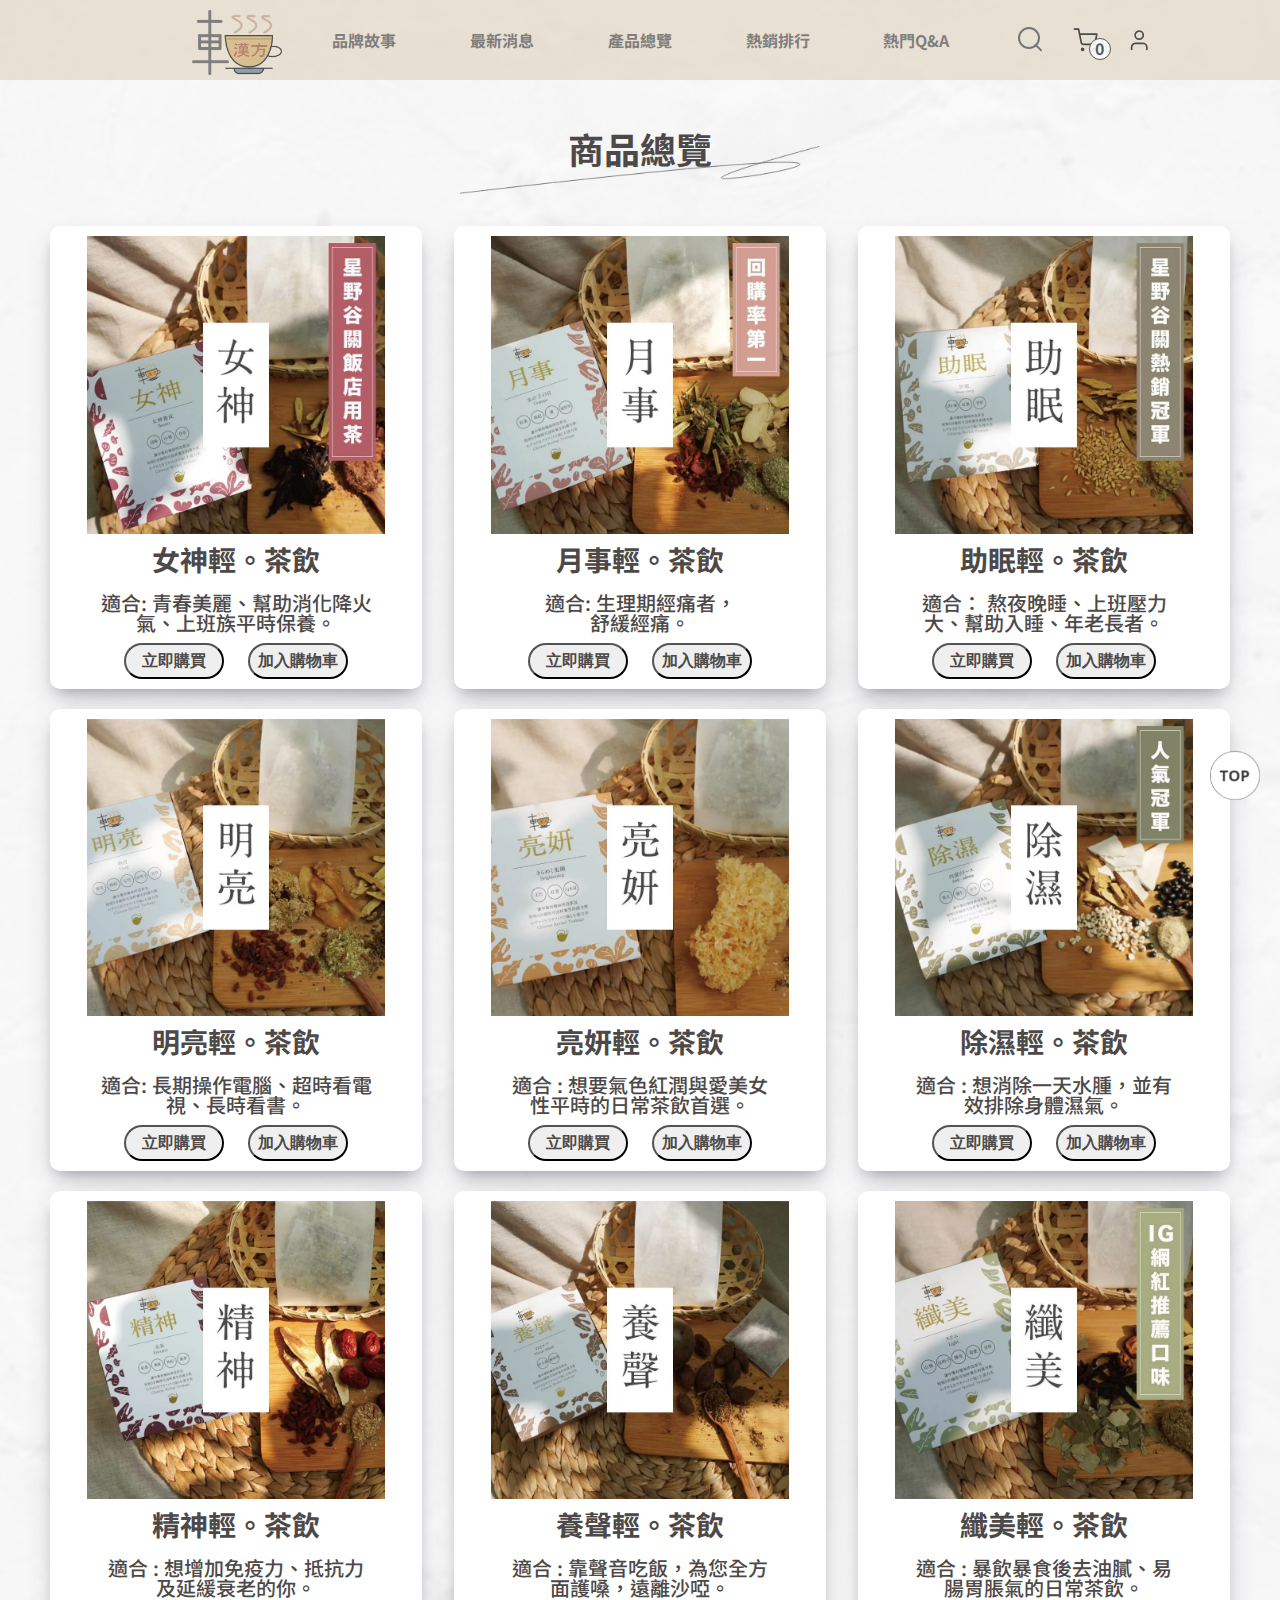
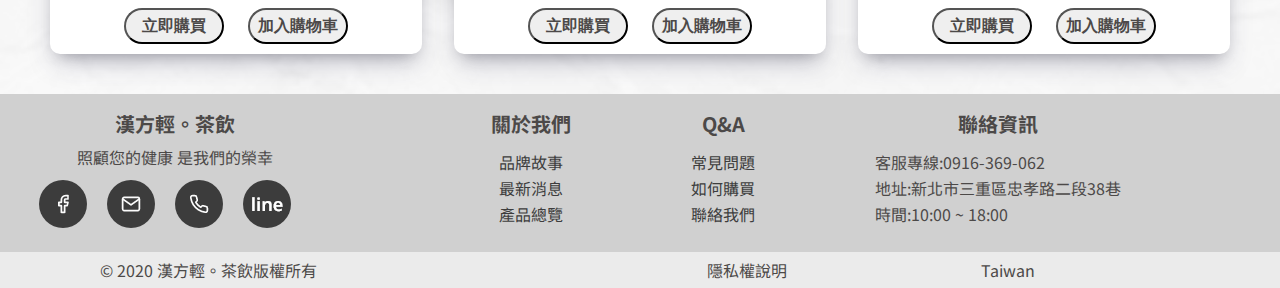
<file: items.html>
<!DOCTYPE html>
<html lang="en">
<head>
  <meta charset="UTF-8">
  <meta name="viewport" content="width=device-width, initial-scale=1.0">
  <title>Document</title>

  <link rel="preconnect" href="https://fonts.gstatic.com">
  <link rel="stylesheet" href="https://stackpath.bootstrapcdn.com/font-awesome/4.7.0/css/font-awesome.min.css">
  <link href="https://fonts.googleapis.com/css2?family=Noto+Sans+TC:wght@300&display=swap" rel="stylesheet">
  <link rel="stylesheet" href="./css/common.css">
  <link rel="stylesheet" href="./css/items.css">
</head>
<body>
    
  <header>

    <div class="header-content">
      <i class="fa fa-bars" ></i>
      <div class="header_img">
        <a href="./index.html"><img src="img/header.png" alt=""></img></a>
      </div>

      <ul class="header-list">
        <li><a href="./story.html" class="btn-2">品牌故事</a></li> 
        <li><a href="#"class="btn-2">最新消息</a> 
          <ul>
            <li><a href="./news.html"class="btn-2">最新消息</a></li>
            <li><a href="./blog.html"class="btn-2">部落格</a></li>
          </ul>
        </li>
        <li><a href="./items.html"class="btn-2">產品總覽</a></li>
        <li><a href="./hot.html"class="btn-2">熱銷排行</a></li>
        <li><a href="#"class="btn-2">熱門Q&A</a>
          <ul>
            <li><a href="./problem.html"class="btn-2">常見問題</a></li>
            <li><a href="./contact.html"class="btn-2">聯絡我們</a></li>
          </ul>
        </li>
      </ul>
      <ul class ="header-icon">
        <li class="search">
          <input type="text" size=12 maxlength="6" id="search-block" class="hide" >
          <a href="#">
            <img src="img/header-1 .png" alt="">
            <span>搜尋</span>
          </a>
        </li>
        <li>
          <a href="./shop.html">
            <img src="img/header-2.png" alt="">
            <div class="shopCount">0</div>
            <span>購物車</span>
          </a>
        </li>
        <li><a href="./person.html"><img src="img/header-3.png" alt=""><span>會員</span></a></li>
      </ul>
      
    </div>
  </header>

  <a href="#"><img class="top" src="img/back.png" alt=""></a>
  
  <ul class="mobile">
    <li>
      <a href="./shop.html">
        <img src="img/header-2.png" alt="">
        購物車
        <div class="mobileshopCount">0</div>
      </a>
    </li>
    <li>
      <a href="./person.html">
        <img src="img/header-3.png" alt="">
        會員登入
      </a>
    </li>
  </ul>
  <div class="main-items">

    <div class="title">
      <h1>商品總覽</h1>
      <img src="img/Path 1.png" alt=""></img>
    </div>

    <div class="main">
      <ul>
        <li>
          <a href="./introduce.html"><img src="img/items-1.png" alt=""></img></a>
          <h2>女神輕。茶飲</h2>
          <p>適合: 青春美麗、幫助消化降火氣、上班族平時保養。</p>
          <input type="button" value="立即購買" onclick="location.href='shop.html'"></input>
          <input type="button" value="加入購物車" onclick=""></input>
        </li>
        <li>
          <a href="./introduce.html"><img src="img/items-2.png" alt=""></img></a>
          <h2>月事輕。茶飲</h2>
          <p>適合: 生理期經痛者，<br/>舒緩經痛。</p>
          <input type="button" value="立即購買" onclick="location.href='shop.html'"></input>
          <input type="button" value="加入購物車" onclick=""></input>
        </li>
        <li>
          <a href="./introduce.html"><img src="img/index-15.png" alt=""></img></a>
          <h2>助眠輕。茶飲</h2>
          <p>適合： 熬夜晚睡、上班壓力大、幫助入睡、年老長者。</p>
          <input type="button" value="立即購買" onclick="location.href='shop.html'"></input>
          <input type="button" value="加入購物車" onclick=""></input></li>
        <li>
          <a href="./introduce.html"><img src="img/items-4.png" alt=""></img></a>
          <h2>明亮輕。茶飲</h2>
          <p>適合: 長期操作電腦、超時看電視、長時看書。</p>
          <input type="button" value="立即購買" onclick="location.href='shop.html'"></input>
          <input type="button" value="加入購物車" onclick=""></input>
        </li>
        <li>
          <a href="./introduce.html"><img src="img/index-14.png" alt=""></img></a>
          <h2>亮妍輕。茶飲</h2>
          <p>適合 : 想要氣色紅潤與愛美女性平時的日常茶飲首選。</p>
          <input type="button" value="立即購買" onclick="location.href='shop.html'"></input>
          <input type="button" value="加入購物車" onclick=""></input></li>
        <li>
          <a href="./introduce.html"><img src="img/index-13.png" alt=""></img></a>
          <h2>除濕輕。茶飲</h2>
          <p>適合 : 想消除一天水腫，並有效排除身體濕氣。</p>
          <input type="button" value="立即購買" onclick="location.href='shop.html'"></input>
          <input type="button" value="加入購物車" onclick=""></input>
        </li>
        <li>
          <a href="./introduce.html"><img src="img/index-12.png" alt=""></img></a>
          <h2>精神輕。茶飲</h2>
          <p>適合 : 想增加免疫力、抵抗力及延緩衰老的你。</p>
          <input type="button" value="立即購買" onclick="location.href='shop.html'"></input>
          <input type="button" value="加入購物車" onclick=""></input>
        </li>
        <li>
          <a href="./introduce.html"><img src="img/index-11.png" alt=""></img></a>
          <h2>養聲輕。茶飲</h2>
          <p>適合 : 靠聲音吃飯，為您全方面護嗓，遠離沙啞。</p>
          <input type="button" value="立即購買" onclick="location.href='shop.html'"></input>
          <input type="button" value="加入購物車" onclick=""></input>
        </li>
        <li>
          <a href="./introduce.html"><img src="img/index-10.png" alt=""></img></a> 
          <h2>纖美輕。茶飲</h2>
          <p>適合 : 暴飲暴食後去油膩、易腸胃脹氣的日常茶飲。</p>
          <input type="button" value="立即購買" onclick="location.href='shop.html'"></input>
          <input type="button" value="加入購物車" onclick=""></input>
        </li>
      </ul>
    </div>
  
  </div>


  <footer>
    <div class="footer-content">
      <div class="footer-left">
        <h3>漢方輕。茶飲</h3>
        <p>照顧您的健康 是我們的榮幸</p>
        <ul>
          <li>
            <a href="https://www.facebook.com/"><img src="img/footer-1.png" alt=""></img></a>
          </li>
          <li>
            <a href="https://www.google.com/gmail/"><img src="img/footer-2.png" alt=""></img></a>
          </li>
          <li>
            <a href="https://www.skype.com/zh-Hant/features/calling-and-instant-messaging/"><img src="img/footer-3.png" alt=""></img></a>
          </li>
          <li>
            <a href="https://line.me/zh-hant/"><img src="img/footer-4.png" alt=""></img></a>
          </li>
        </ul>
      </div>

        <div class="footer-right">
          <ul>
            <li>
              <h3>關於我們</h3>
              <a href="./story.html">品牌故事</a>
              <a href="./news.html">最新消息</a>
              <a href="./items.html">產品總覽</a>
            </li>
            <li>
              <h3>Q&A</h3>
              <a href="./problem.html">常見問題</a>
              <a href="">如何購買</a>
              <a href="./contact.html">聯絡我們</a>
            </li>
            <li>
              <h3>聯絡資訊</h3>
              <p>客服專線:0916-369-062</p>
              <p>地址:新北市三重區忠孝路二段38巷</p>
              <p>時間:10:00 ~ 18:00</p>
            </li>
          </ul>
        </div>
      </div>          
  </footer>

  <div class="footer-trip">
    <div class="footer-trip-content">
      <p>© 2020 漢方輕。茶飲版權所有</p>
      <p>隱私權說明</p>
      <p>Taiwan</p>
    </div>
  </div>

  <script src="./js/common.js"></script>
  <script src="js/items.js"></script>
</body>
</html>
</file>
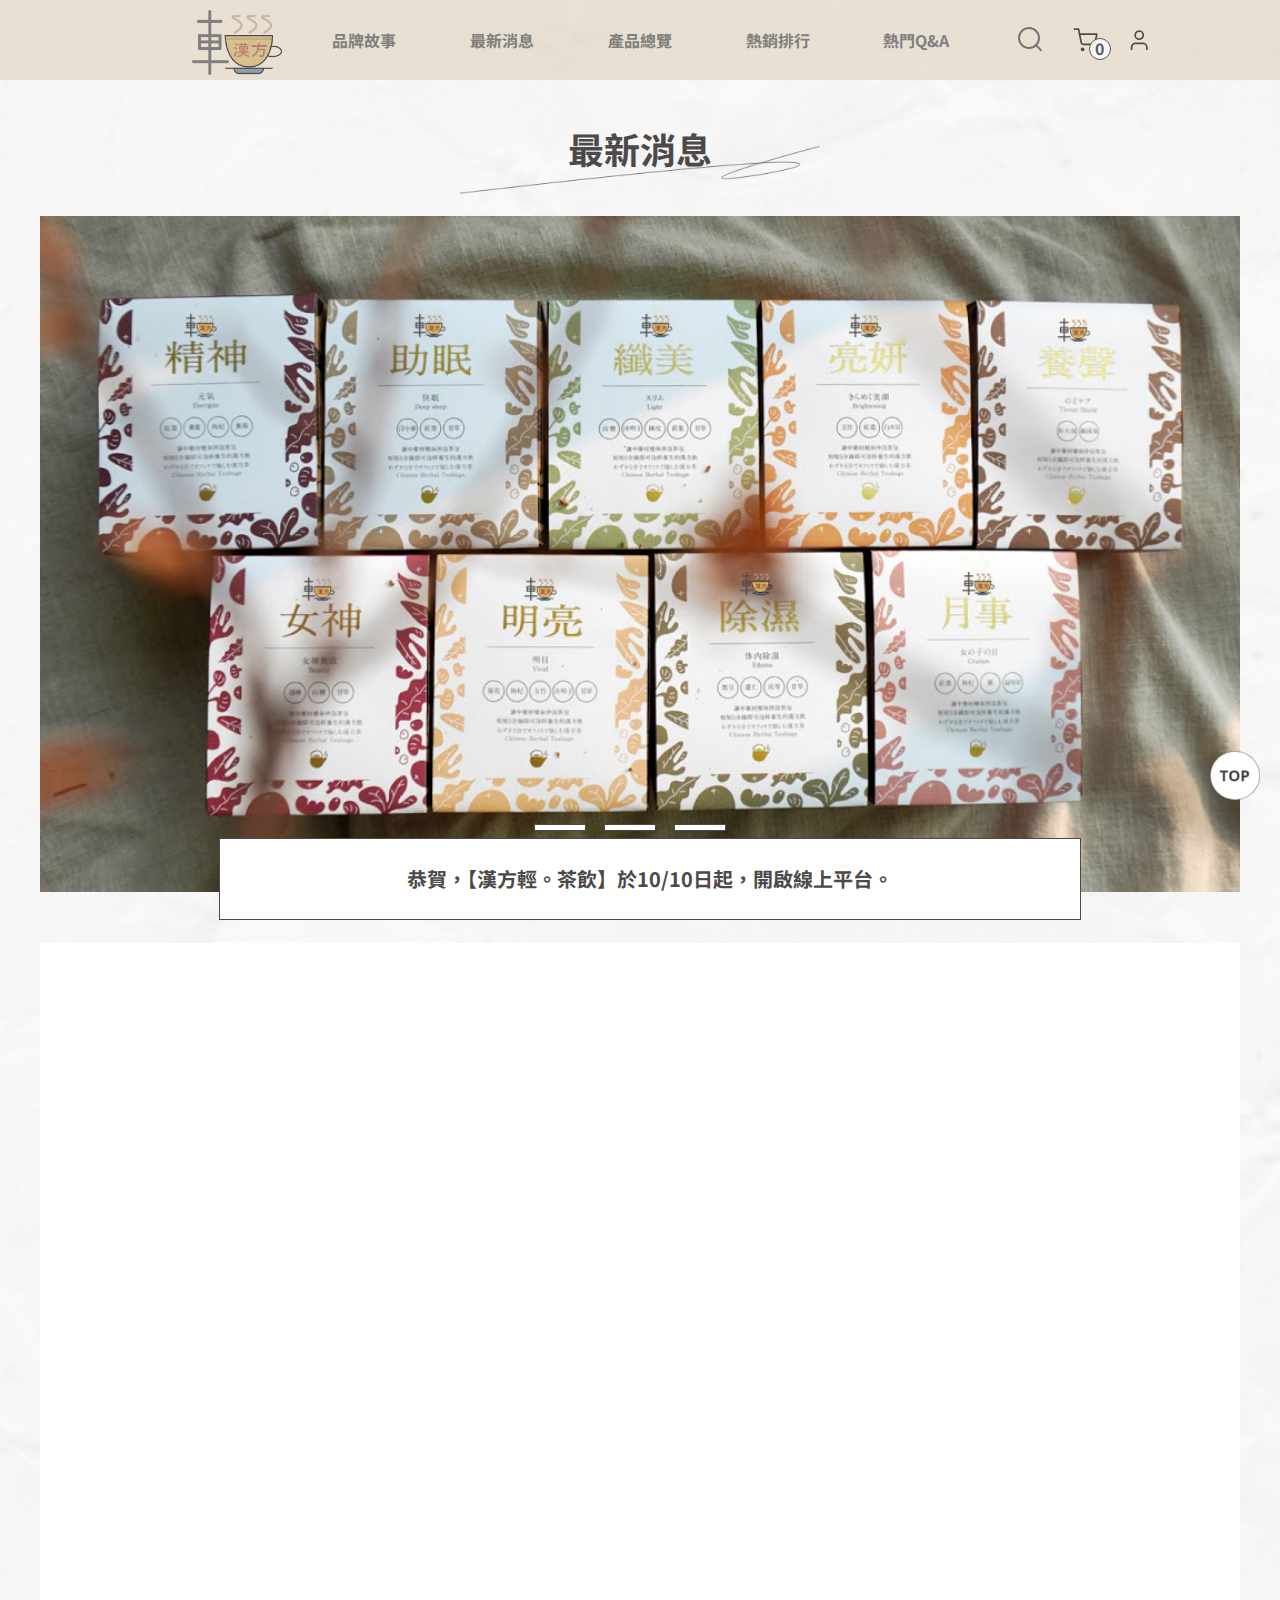
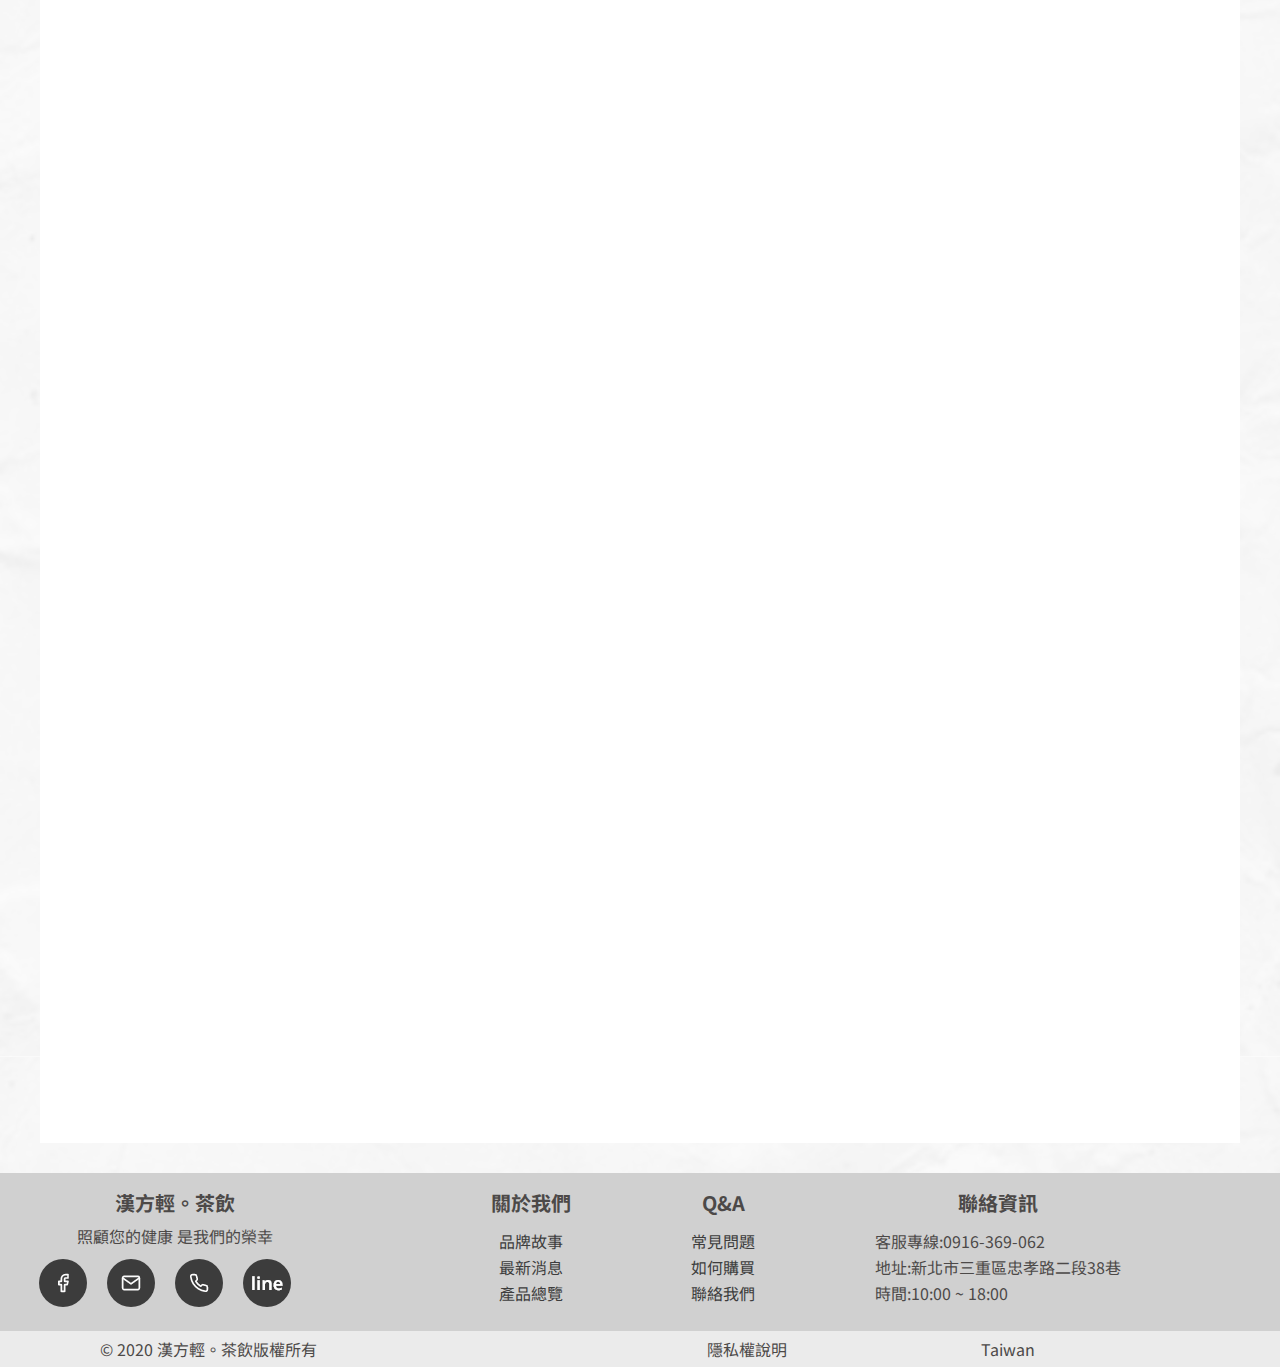
<file: news.html>
<!DOCTYPE html>
<html lang="en">
<head>
  <meta charset="UTF-8">
  <meta name="viewport" content="width=device-width, initial-scale=1.0">
  <title>Document</title>

  <link rel="preconnect" href="https://fonts.gstatic.com">
  <link rel="stylesheet" href="https://stackpath.bootstrapcdn.com/font-awesome/4.7.0/css/font-awesome.min.css">
  <link href="https://fonts.googleapis.com/css2?family=Noto+Sans+TC:wght@300&display=swap" rel="stylesheet">
  <link rel="stylesheet" href="./css/common.css">
  <link rel="stylesheet" href="./css/news.css">
</head>
<body>
    
  <header>

    <div class="header-content">
      <i class="fa fa-bars" ></i>
      <div class="header_img">
        <a href="./index.html"><img src="img/header.png" alt=""></img></a>
      </div>

      <ul class="header-list">
        <li><a href="./story.html" class="btn-2">品牌故事</a></li> 
        <li><a href="#"class="btn-2">最新消息</a> 
          <ul>
            <li><a href="./news.html"class="btn-2">最新消息</a></li>
            <li><a href="./blog.html"class="btn-2">部落格</a></li>
          </ul>
        </li>
        <li><a href="./items.html"class="btn-2">產品總覽</a></li>
        <li><a href="./hot.html"class="btn-2">熱銷排行</a></li>
        <li><a href="#"class="btn-2">熱門Q&A</a>
          <ul>
            <li><a href="./problem.html"class="btn-2">常見問題</a></li>
            <li><a href="./contact.html"class="btn-2">聯絡我們</a></li>
          </ul>
        </li>
      </ul>
      <ul class ="header-icon">
        <li class="search">
          <input type="text" size=12 maxlength="6" id="search-block" class="hide" >
          <a href="#">
            <img src="img/header-1 .png" alt="">
            <span>搜尋</span>
          </a>
        </li>
        <li>
          <a href="./shop.html">
            <img src="img/header-2.png" alt="">
            <div class="shopCount">0</div>
            <span>購物車</span>
          </a>
        </li>
        <li><a href="./person.html"><img src="img/header-3.png" alt=""><span>會員</span></a></li>
      </ul>
      
    </div>
  </header>

  <a href="#"><img class="top" src="img/back.png" alt=""></a>
  
  <ul class="mobile">
    <li>
      <a href="./shop.html">
        <img src="img/header-2.png" alt="">
        購物車
        <div class="mobileshopCount">0</div>
      </a>
    </li>
    <li>
      <a href="./person.html">
        <img src="img/header-3.png" alt="">
        會員登入
      </a>
    </li>
  </ul>
  <div class="news">

    <div class="title">
      <h1>最新消息</h1>
      <img src="img/Path 1.png" alt=""></img>
    </div>

    <div class="main">
      <div class="main-top">
        <div class="newsSlider">
          <div class="Slider news1">
            <img src="img/news-1.png" alt="">
            <div class="main-top-text">
              <p>恭賀，【漢方輕。茶飲】於10/10日起，開啟線上平台。</p>
            </div>
          </div>
          <div class="Slider news2">
            <img src="img/news-2.jpg" alt="">
            <div class="main-top-text">
              <p>凡加入會員，首次購買即可享$100元折價券。</p>
            </div>
          </div>
          <div class="Slider news3">
            <img src="img/news-3.jpg" alt="">
            <div class="main-top-text">
              <p>恭賀，【漢方輕。茶飲】於10/10日起，官方LINE上線了。</p>
            </div>
          </div>
        </div>
        <ul>
          <li></li>
          <li></li>
          <li></li>
        </ul>
      </div>

      <div class="main-content">
        <div class="block align-left">
          <div class="block-left">
            <h2>【漢方輕。茶飲】正式上線</h2>
            <p>恭賀，【漢方輕。茶飲】於10/10日起，開啟線上平台。</p>
            <input type="button" value="Read more" onclick=""></input>
          </div>
          <div class="block-right">
            <img id="img1"src="img/news-1.png" alt="">
          </div>
        </div>
        <div class="block align-right">
          <div class="block1-left">
            <img src="img/news-2.jpg" alt="">
          </div>
          <div class="block1-right">
            <h2>會員制度全新上線</h2>
            <p>凡加入會員，首次購買即可享$100元折價券。</p>
            <p>推薦好友加入，即可獲得$200元折價券。</p>
            <input type="button" value="Read more" onclick=""></input>
          </div>
        </div>
        <div class="block align-left">
          <div class="block-left">
            <h2>滿額贈 品牌吸管組</h2>
            <p>即日起，凡購買滿$500元，贈送本公司限量環保吸管組1組，送完為止。</p>
            <input type="button" value="Read more" onclick=""></input>
          </div>
          <div class="block-right">
            <img src="img/index-8.png" alt="">
          </div>
        </div>
        <div class="block align-right">
          <div class="block1-left">
            <img src="img/index-7.png" alt="">
          </div>
          <div class="block1-right">
            <h2>滿額免運費</h2>
            <p>限時，全館購買滿$399免運費。</p>
            <p>活動至 2020/11/8 截止。</p>
            <input type="button" value="Read more" onclick=""></input>
          </div>
        </div>
        <div class="block align-left">
          <div class="block-left">
            <h2>提醒公告</h2>
            <p>防詐騙電話，信用卡匯款或取消訂單的詐騙電話，官網全面加強防護升級！本公司【漢方輕。茶飲】絕對不會通知您分期付款發生設定錯誤、要求操作ATM解除。</p>
            <input type="button" value="Read more" onclick=""></input>
          </div>
          <div class="block-right">
            <img src="img/news-4.png" alt="">
          </div>
        </div>
        <div class="block align-right">
          <div class="block1-left">
            <img src="img/news-5.png" alt="">
          </div>
          <div class="block1-right">
            <h2>官方LINE開幕了!</h2>
            <p>恭賀，【漢方輕。茶飲】於10/10日起，官方LINE上線了。</p>
            <input type="button" value="Read more" onclick=""></input>
          </div>
        </div>
      </div>
    </div>
  
  </div>


  <footer>
    <div class="footer-content">
      <div class="footer-left">
        <h3>漢方輕。茶飲</h3>
        <p>照顧您的健康 是我們的榮幸</p>
        <ul>
          <li>
            <a href="https://www.facebook.com/"><img src="img/footer-1.png" alt=""></img></a>
          </li>
          <li>
            <a href="https://www.google.com/gmail/"><img src="img/footer-2.png" alt=""></img></a>
          </li>
          <li>
            <a href="https://www.skype.com/zh-Hant/features/calling-and-instant-messaging/"><img src="img/footer-3.png" alt=""></img></a>
          </li>
          <li>
            <a href="https://line.me/zh-hant/"><img src="img/footer-4.png" alt=""></img></a>
          </li>
        </ul>
      </div>

        <div class="footer-right">
          <ul>
            <li>
              <h3>關於我們</h3>
              <a href="./story.html">品牌故事</a>
              <a href="./news.html">最新消息</a>
              <a href="./items.html">產品總覽</a>
            </li>
            <li>
              <h3>Q&A</h3>
              <a href="./problem.html">常見問題</a>
              <a href="">如何購買</a>
              <a href="./contact.html">聯絡我們</a>
            </li>
            <li>
              <h3>聯絡資訊</h3>
              <p>客服專線:0916-369-062</p>
              <p>地址:新北市三重區忠孝路二段38巷</p>
              <p>時間:10:00 ~ 18:00</p>
            </li>
          </ul>
        </div>
      </div>          
  </footer>

  <div class="footer-trip">
    <div class="footer-trip-content">
      <p>© 2020 漢方輕。茶飲版權所有</p>
      <p>隱私權說明</p>
      <p>Taiwan</p>
    </div>
  </div>

  <script src="./js/news.js"></script>
  <script src="./js/common.js"></script>
</body>
</html>
</file>
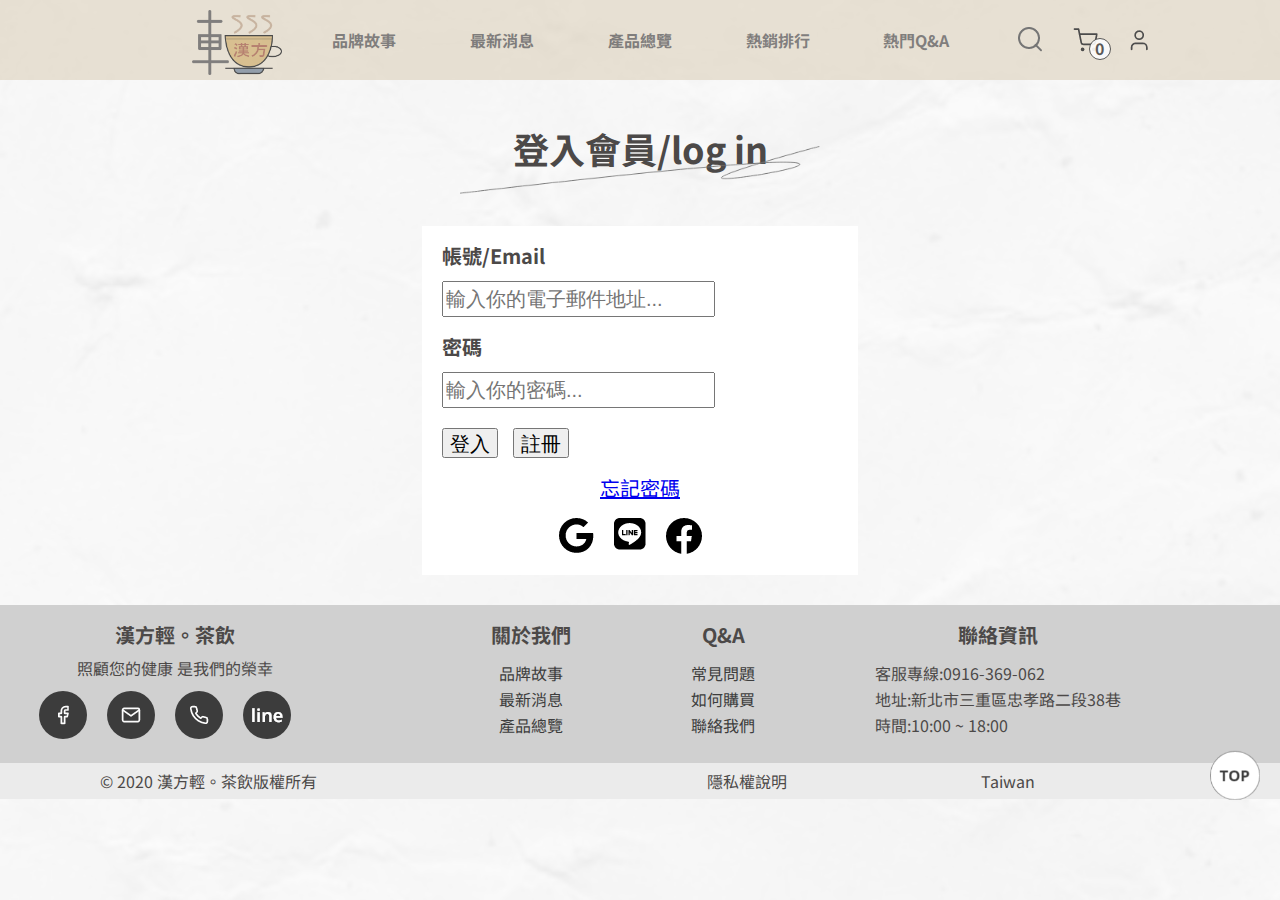
<file: person.html>
<!DOCTYPE html>
<html lang="en">
<head>
  <meta charset="UTF-8">
  <meta name="viewport" content="width=device-width, initial-scale=1.0">
  <title>Document</title>

  <link rel="preconnect" href="https://fonts.gstatic.com">
  <link rel="stylesheet" href="https://stackpath.bootstrapcdn.com/font-awesome/4.7.0/css/font-awesome.min.css">
  <link href="https://fonts.googleapis.com/css2?family=Noto+Sans+TC:wght@300&display=swap" rel="stylesheet">
  <link rel="stylesheet" href="./css/common.css">
  <link rel="stylesheet" href="./css/person.css">
</head>
<body>
    
  <header>

    <div class="header-content">
      <i class="fa fa-bars" ></i>
      <div class="header_img">
        <a href="./index.html"><img src="img/header.png" alt=""></img></a>
      </div>

      <ul class="header-list">
        <li><a href="./story.html" class="btn-2">品牌故事</a></li> 
        <li><a href="#"class="btn-2">最新消息</a> 
          <ul>
            <li><a href="./news.html"class="btn-2">最新消息</a></li>
            <li><a href="./blog.html"class="btn-2">部落格</a></li>
          </ul>
        </li>
        <li><a href="./items.html"class="btn-2">產品總覽</a></li>
        <li><a href="./hot.html"class="btn-2">熱銷排行</a></li>
        <li><a href="#"class="btn-2">熱門Q&A</a>
          <ul>
            <li><a href="./problem.html"class="btn-2">常見問題</a></li>
            <li><a href="./contact.html"class="btn-2">聯絡我們</a></li>
          </ul>
        </li>
      </ul>
      <ul class ="header-icon">
        <li class="search">
          <input type="text" size=12 maxlength="6" id="search-block" class="hide" >
          <a href="#">
            <img src="img/header-1 .png" alt="">
            <span>搜尋</span>
          </a>
        </li>
        <li>
          <a href="./shop.html">
            <img src="img/header-2.png" alt="">
            <div class="shopCount">0</div>
            <span>購物車</span>
          </a>
        </li>
        <li><a href="./person.html"><img src="img/header-3.png" alt=""><span>會員</span></a></li>
      </ul>
      
    </div>
  </header>

  <a href="#"><img class="top" src="img/back.png" alt=""></a>
  <ul class="mobile">
    <li>
      <a href="./shop.html">
        <img src="img/header-2.png" alt="">
        購物車
        <div class="mobileshopCount">0</div>
      </a>
    </li>
    <li>
      <a href="./person.html">
        <img src="img/header-3.png" alt="">
        會員登入
      </a>
    </li>
  </ul>
  <div class="log-in">

    <div class="title">
      <h1>登入會員/log in</h1>
      <img src="img/Path 1.png" alt=""></img>
    </div>

    <div class="content">
      <p>帳號/Email</p>
      <input type="email" data-type="email"  placeholder="輸入你的電子郵件地址..." tabindex="1"></br>
      <p>密碼</p>
      <input type="password" data-type="password"  placeholder="輸入你的密碼..." tabindex="2" autocomplete="off">
      <br>
      <input type="submit" value="登入"/><input type="submit" value="註冊" onclick="location.href='create.html'"/>
      <h2><a href="#">忘記密碼</a></h2>
      <ul>
        <li><a href="#"><img src="img/Icon awesome-google.png" alt=""></a></li>
        <li><a href="#"><img src="img/Icon awesome-line.png" alt=""></a></li>
        <li><a href="#"><img src="img/Icon simple-facebook.png" alt=""></a></li>
      </ul>
    </div>
    
  </div>


  <footer>
    <div class="footer-content">
      <div class="footer-left">
        <h3>漢方輕。茶飲</h3>
        <p>照顧您的健康 是我們的榮幸</p>
        <ul>
          <li>
            <a href="https://www.facebook.com/"><img src="img/footer-1.png" alt=""></img></a>
          </li>
          <li>
            <a href="https://www.google.com/gmail/"><img src="img/footer-2.png" alt=""></img></a>
          </li>
          <li>
            <a href="https://www.skype.com/zh-Hant/features/calling-and-instant-messaging/"><img src="img/footer-3.png" alt=""></img></a>
          </li>
          <li>
            <a href="https://line.me/zh-hant/"><img src="img/footer-4.png" alt=""></img></a>
          </li>
        </ul>
      </div>

        <div class="footer-right">
          <ul>
            <li>
              <h3>關於我們</h3>
              <a href="./story.html">品牌故事</a>
              <a href="./news.html">最新消息</a>
              <a href="./items.html">產品總覽</a>
            </li>
            <li>
              <h3>Q&A</h3>
              <a href="./problem.html">常見問題</a>
              <a href="">如何購買</a>
              <a href="./contact.html">聯絡我們</a>
            </li>
            <li>
              <h3>聯絡資訊</h3>
              <p>客服專線:0916-369-062</p>
              <p>地址:新北市三重區忠孝路二段38巷</p>
              <p>時間:10:00 ~ 18:00</p>
            </li>
          </ul>
        </div>
      </div>          
  </footer>

  <div class="footer-trip">
    <div class="footer-trip-content">
      <p>© 2020 漢方輕。茶飲版權所有</p>
      <p>隱私權說明</p>
      <p>Taiwan</p>
    </div>
  </div>

<script src="./js/common.js"></script>
</body>
</html>
</file>
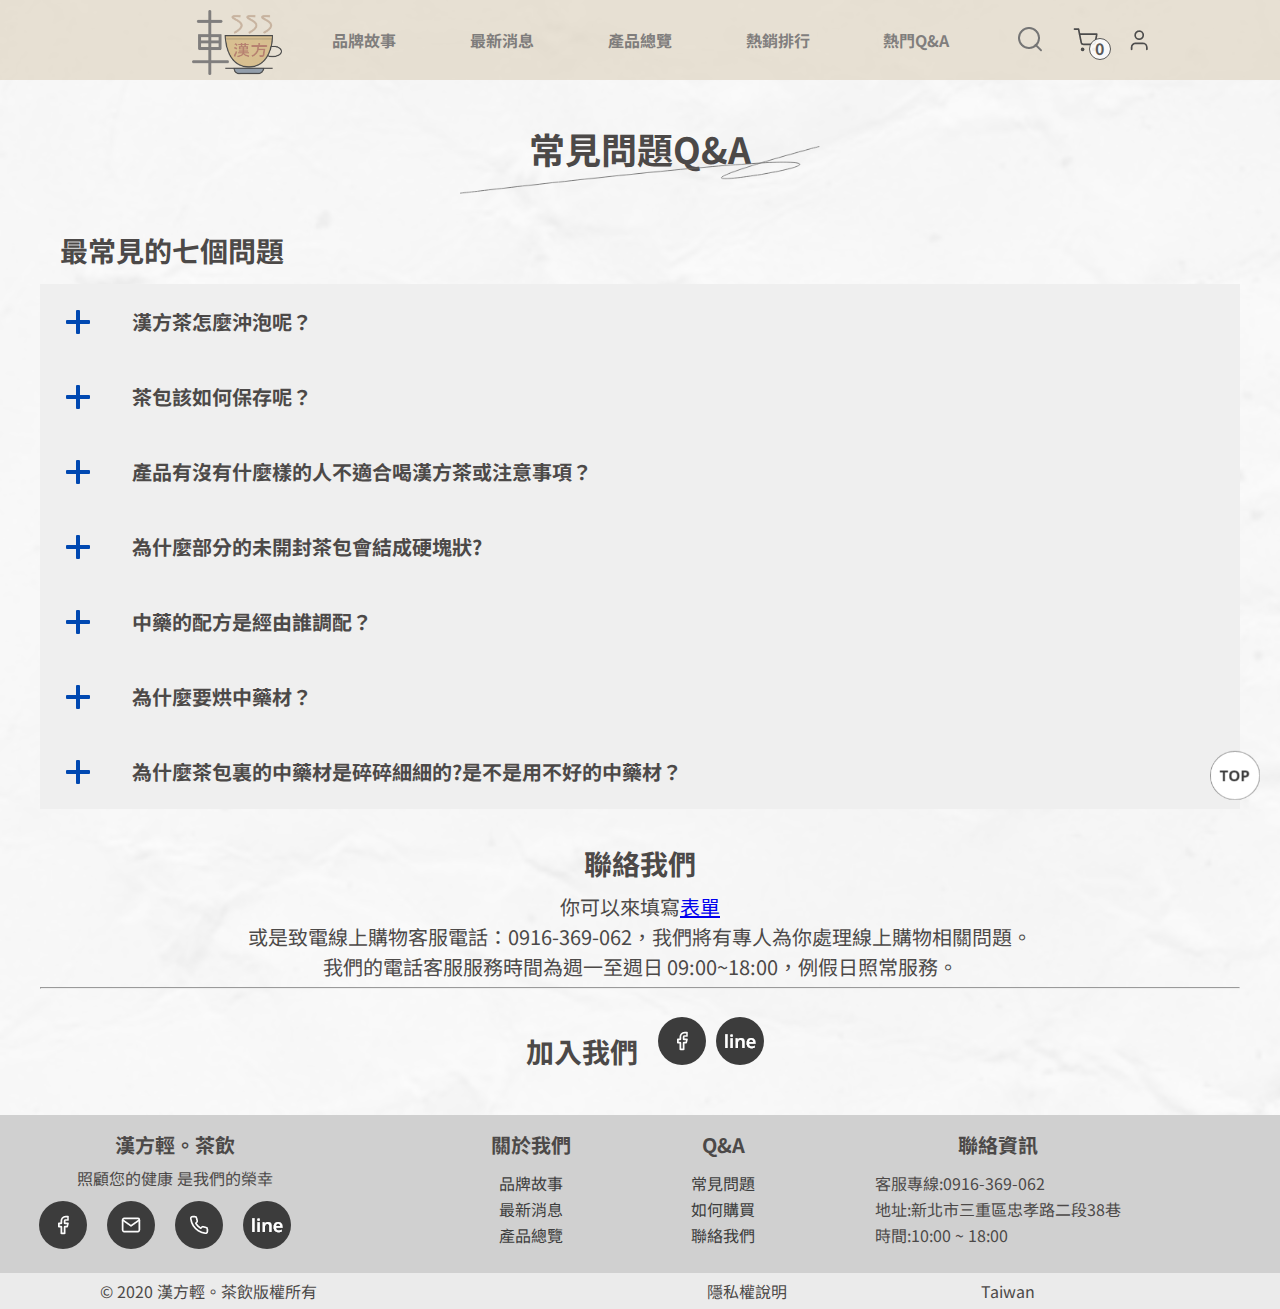
<file: problem.html>
<!DOCTYPE html>
<html lang="en">
<head>
  <meta charset="UTF-8">
  <meta name="viewport" content="width=device-width, initial-scale=1.0">
  <title>Document</title>

  <link rel="preconnect" href="https://fonts.gstatic.com">
  <link rel="stylesheet" href="https://stackpath.bootstrapcdn.com/font-awesome/4.7.0/css/font-awesome.min.css">
  <link href="https://fonts.googleapis.com/css2?family=Noto+Sans+TC:wght@300&display=swap" rel="stylesheet">
  <link rel="stylesheet" href="./css/common.css">
  <link rel="stylesheet" href="./css/problem.css">
</head>
<body>
    
  <header>

    <div class="header-content">
      <i class="fa fa-bars" ></i>
      <div class="header_img">
        <a href="./index.html"><img src="img/header.png" alt=""></img></a>
      </div>

      <ul class="header-list">
        <li><a href="./story.html" class="btn-2">品牌故事</a></li> 
        <li><a href="#"class="btn-2">最新消息</a> 
          <ul>
            <li><a href="./news.html"class="btn-2">最新消息</a></li>
            <li><a href="./blog.html"class="btn-2">部落格</a></li>
          </ul>
        </li>
        <li><a href="./items.html"class="btn-2">產品總覽</a></li>
        <li><a href="./hot.html"class="btn-2">熱銷排行</a></li>
        <li><a href="#"class="btn-2">熱門Q&A</a>
          <ul>
            <li><a href="./problem.html"class="btn-2">常見問題</a></li>
            <li><a href="./contact.html"class="btn-2">聯絡我們</a></li>
          </ul>
        </li>
      </ul>
      <ul class ="header-icon">
        <li class="search">
          <input type="text" size=12 maxlength="6" id="search-block" class="hide" >
          <a href="#">
            <img src="img/header-1 .png" alt="">
            <span>搜尋</span>
          </a>
        </li>
        <li>
          <a href="./shop.html">
            <img src="img/header-2.png" alt="">
            <div class="shopCount">0</div>
            <span>購物車</span>
          </a>
        </li>
        <li><a href="./person.html"><img src="img/header-3.png" alt=""><span>會員</span></a></li>
      </ul>
      
    </div>
  </header>

  <a href="#"><img class="top" src="img/back.png" alt=""></a>
  <ul class="mobile">
    <li>
      <a href="./shop.html">
        <img src="img/header-2.png" alt="">
        購物車
        <div class="mobileshopCount">0</div>
      </a>
    </li>
    <li>
      <a href="./person.html">
        <img src="img/header-3.png" alt="">
        會員登入
      </a>
    </li>
  </ul>
  <div class="problem">

    <div class="title">
      <h1>常見問題Q&A</h1>
      <img src="img/Path 1.png" alt=""></img>
    </div>

    <div class="problem-block">
      <h2>最常見的七個問題</h2>
      <div class="block">
        <div class="block-top">
          <div class="block-img block-img1">           
            <!-- <img class="plus" id="plus-1" src="img/blog-plus.png" onclick="showBlock1()"/>
            <img class="cut" id="cut-1" src="img/blog-cut.png" onclick="hideBlock1()"/> -->
          </div>
          <h3>漢方茶怎麼沖泡呢？</h3>
        </div>
        <div class="block-dis-1" id="block-dis-1">
          <p>裝350ml的熱水，水的溫度不要到會燙傷食道，把茶包放進去之後，
            大約等個3~5分鐘，等待茶包釋放，顏色都出來後，可以把茶包拿起來，
            等喝完再進行第二泡，大概回沖三次之後味道會變越來越淡。</p>
        </div>
      </div>
      <div class="block">
        <div class="block-top">
          <div class="block-img block-img2">           
            <!-- <img class="plus" id="plus-2" src="img/blog-plus.png" onclick="showBlock2()"/>
            <img class="cut" id="cut-2" src="img/blog-cut.png" onclick="hideBlock2()"/> -->
          </div>
          <h3>茶包該如何保存呢？</h3>
        </div>
        <div class="block-dis-1" id="block-dis-2">
          <p>中藥材保存三大禁忌就是：1.潮濕 2.高溫 3.陽光直射，
            所以只要放在陰暗乾燥的地方就可以了喔，記得拿出茶包後，
            包裝要密封保存。</p>
        </div>
      </div>
      <div class="block">
        <div class="block-top">
          <div class="block-img block-img3">           
            <!-- <img class="plus" id="plus-3" src="img/blog-plus.png" onclick="showBlock3()"/>
            <img class="cut" id="cut-3" src="img/blog-cut.png" onclick="hideBlock3()"/> -->
          </div>
          <h3>產品有沒有什麼樣的人不適合喝漢方茶或注意事項？</h3>
        </div>
        <div class="block-dis-1" id="block-dis-3">
          <ul>
            <li>▲精神：生理期間、孕婦、糖尿病、高血壓、心臟病患者與感冒期間不適合飲用</li>
            <li>▲養聲：生理期間、孕婦、幼童、哺乳期間、高血壓、低血壓、
              感冒引起之咳嗽、脾胃虛寒體質、過敏者不適合飲用</li>
            <li>▲明亮：生理期間、孕婦、哺乳期間不適合飲用，心臟病、高血壓不適合飲用</li>
            <li>▲女神：生理期間、孕婦、哺乳期間、空腹時不適合飲用</li>
            <li>▲助眠：生理期間、孕婦、哺乳期間不適合飲用</li>
            <li>▲月事：生理期間、孕婦、哺乳期間不適合飲用</li>
            <li>▲纖美：生理期間、孕婦、哺乳期間、空腹時不適合飲用</li>
            <li>▲除濕：生理期間、孕婦、哺乳期間不適合飲用</li>
          </ul>
        </div>
      </div>
      <div class="block">
        <div class="block-top">
          <div class="block-img block-img4">           
            <!-- <img class="plus" id="plus-4" src="img/blog-plus.png" onclick="showBlock4()"/>
            <img class="cut" id="cut-4" src="img/blog-cut.png" onclick="hideBlock4()"/> -->
          </div>
          <h3>為什麼部分的未開封茶包會結成硬塊狀?</h3>
        </div>
        <div class="block-dis-1" id="block-dis-4">
          <p>因為樂木集的茶包是純天然的中藥材烘烤研磨，裡面是沒有任何添加物，
            而大多數中藥材原料即使烘乾還是會有黏性，像是紅棗、枸杞，
            不過加入熱水中悶泡就恢復。</p>
        </div>
      </div>
      <div class="block">
        <div class="block-top">
          <div class="block-img block-img5">           
            <!-- <img class="plus" id="plus-5" src="img/blog-plus.png" onclick="showBlock5()"/>
            <img class="cut" id="cut-5" src="img/blog-cut.png" onclick="hideBlock5()"/> -->
          </div>
          <h3>中藥的配方是經由誰調配？</h3>
        </div>
        <div class="block-dis-1" id="block-dis-5">
          <p> 主要是經由中藥行的中醫師，討論後多次調整研發完成。</p>
        </div>
      </div>
      <div class="block">
        <div class="block-top">
          <div class="block-img block-img6">           
            <!-- <img class="plus" id="plus-6" src="img/blog-plus.png" onclick="showBlock6()"/>
            <img class="cut" id="cut-6" src="img/blog-cut.png" onclick="hideBlock6()"/> -->
          </div>
          <h3>為什麼要烘中藥材？</h3>
        </div>
        <div class="block-dis-1" id="block-dis-6">
          <p>低溫烘烤中藥材，有殺菌、消毒、清潔的效果之外，往往1公斤的紅棗烘烤後，
            就會少了3成左右，即便成本增加，卻也可以保住營養，讓材料味道更為濃郁，
            如果沒有做此工序，藥材則容易受潮。</p>
        </div>
      </div>
      <div class="block">
        <div class="block-top">
          <div class="block-img block-img7">           
            <!-- <img class="plus" id="plus-7" src="img/blog-plus.png" onclick="showBlock7()"/>
            <img class="cut" id="cut-7" src="img/blog-cut.png" onclick="hideBlock7()"/> -->
          </div>
          <h3> 為什麼茶包裏的中藥材是碎碎細細的?是不是用不好的中藥材？</h3>
        </div>
        <div class="block-dis-1" id="block-dis-7">
          <p>其實一開始也想過要讓客戶直接看到中藥的原型，這樣好像比較安心，
            但是我們試過完整藥材的茶包，沖泡的味道真的比較淡，中藥材沒有經過處理，
            只是用熱水悶泡，藥材成分釋放會有困難，所以我們特別設計出，透過烘焙研磨製
            成茶包，雖然它不是完整藥材的茶包，但是純天然的中藥材，加上有經過處理，味道與
            藥材成分才會有釋放，讓忙碌的上班族，也能透過短短5分鐘的沖泡，得到更好的照。</p>
        </div>
      </div>

      <div class="contact-block">
        <h2>聯絡我們</h2>
        <p>你可以來填寫<a href="./contact.html">表單</a></p>
        <p>或是致電線上購物客服電話：0916-369-062，我們將有專人為你處理線上購物相關問題。</p>
        <p>我們的電話客服服務時間為週一至週日 09:00~18:00，例假日照常服務。 </p>
        <hr>
        <div class="join-us">
          <h2>加入我們</h2>
          <a href="https://www.facebook.com/"><img src="img/footer-1.png" alt=""></img></a>
          <a href="https://line.me/zh-hant/"><img src="img/footer-4.png" alt=""></img></a>
        </div>
      </div>
    </div>
  </div>

  <footer>
    <div class="footer-content">
      <div class="footer-left">
        <h3>漢方輕。茶飲</h3>
        <p>照顧您的健康 是我們的榮幸</p>
        <ul>
          <li>
            <a href="https://www.facebook.com/"><img src="img/footer-1.png" alt=""></img></a>
          </li>
          <li>
            <a href="https://www.google.com/gmail/"><img src="img/footer-2.png" alt=""></img></a>
          </li>
          <li>
            <a href="https://www.skype.com/zh-Hant/features/calling-and-instant-messaging/"><img src="img/footer-3.png" alt=""></img></a>
          </li>
          <li>
            <a href="https://line.me/zh-hant/"><img src="img/footer-4.png" alt=""></img></a>
          </li>
        </ul>
      </div>

        <div class="footer-right">
          <ul>
            <li>
              <h3>關於我們</h3>
              <a href="./story.html">品牌故事</a>
              <a href="./news.html">最新消息</a>
              <a href="./items.html">產品總覽</a>
            </li>
            <li>
              <h3>Q&A</h3>
              <a href="./problem.html">常見問題</a>
              <a href="">如何購買</a>
              <a href="./contact.html">聯絡我們</a>
            </li>
            <li>
              <h3>聯絡資訊</h3>
              <p>客服專線:0916-369-062</p>
              <p>地址:新北市三重區忠孝路二段38巷</p>
              <p>時間:10:00 ~ 18:00</p>
            </li>
          </ul>
        </div>
      </div>          
  </footer>

  <div class="footer-trip">
    <div class="footer-trip-content">
      <p>© 2020 漢方輕。茶飲版權所有</p>
      <p>隱私權說明</p>
      <p>Taiwan</p>
    </div>
  </div>
<script src="./js/problem.js"></script>
<script src="./js/common.js"></script>
</body>
</html>
</file>
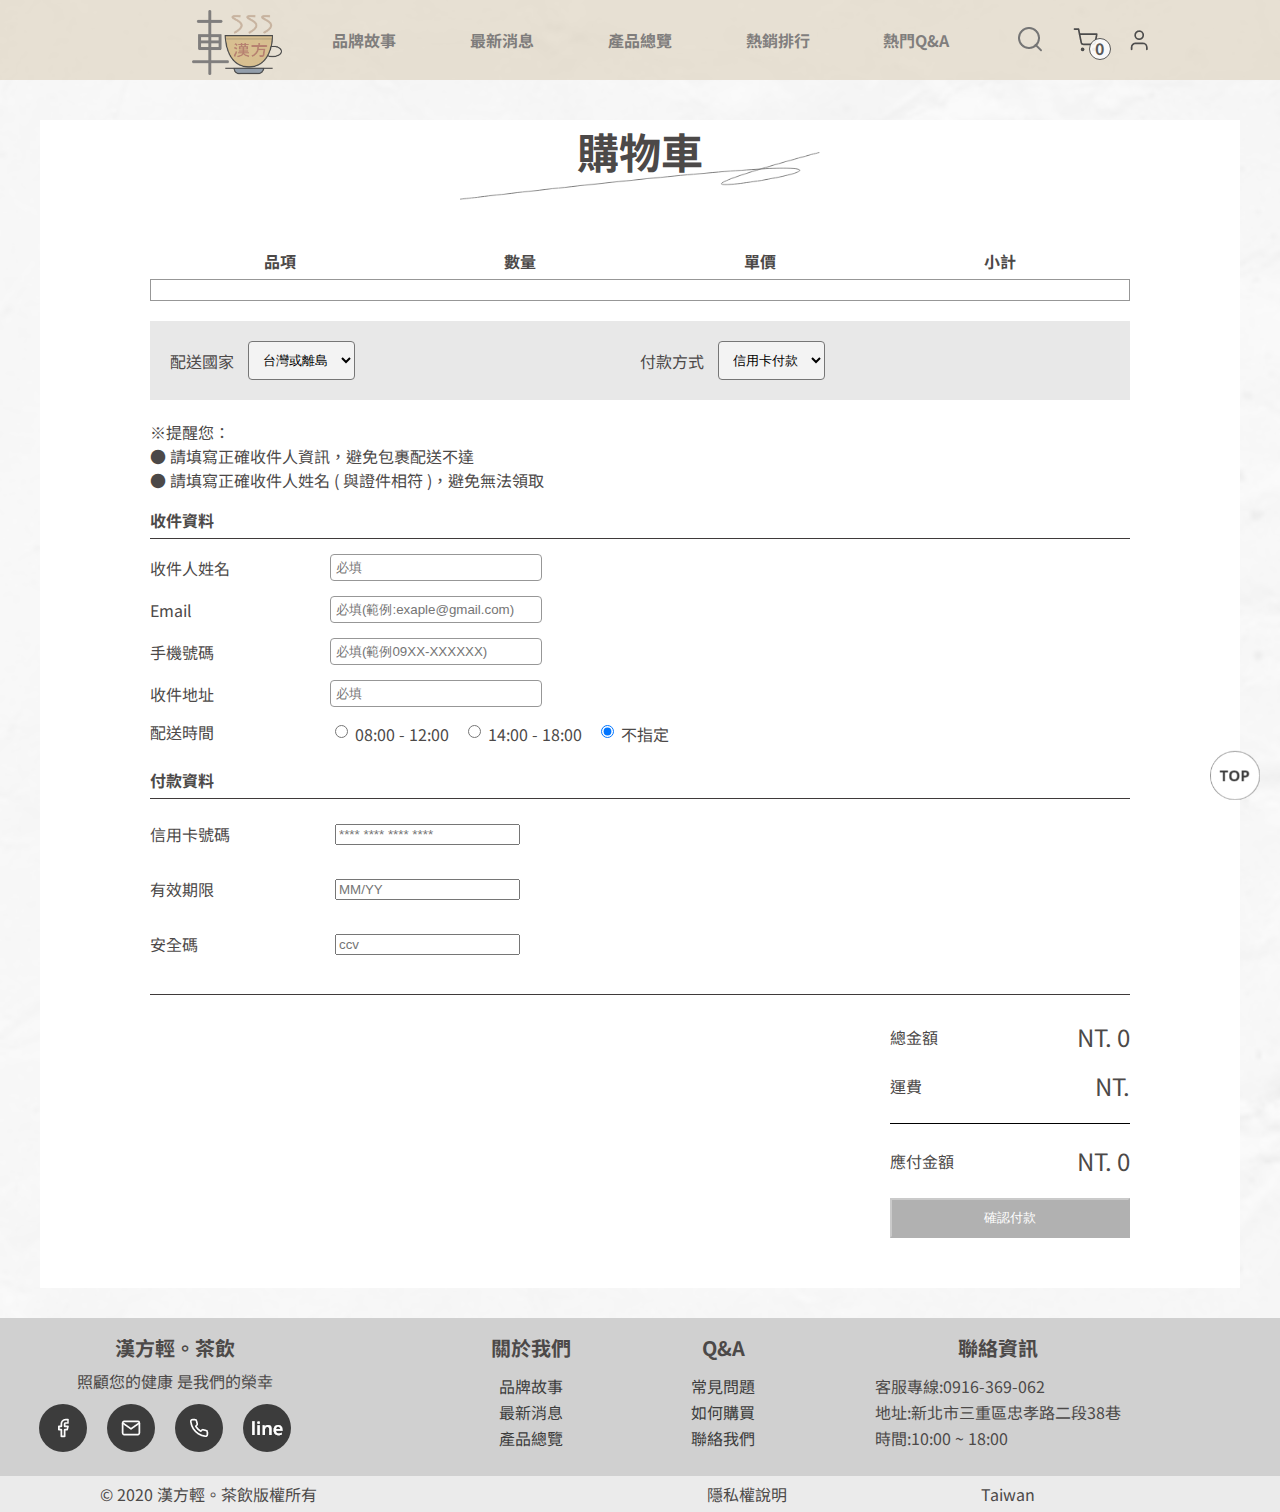
<file: shop.html>
<!DOCTYPE html>
<html lang="en">
<head>
  <meta charset="UTF-8">
  <meta name="viewport" content="width=device-width, initial-scale=1.0">
  <title>Document</title>

  <link rel="preconnect" href="https://fonts.gstatic.com">
  <link rel="stylesheet" href="https://stackpath.bootstrapcdn.com/font-awesome/4.7.0/css/font-awesome.min.css">
  <link href="https://fonts.googleapis.com/css2?family=Noto+Sans+TC:wght@300&display=swap" rel="stylesheet">
  <link rel="stylesheet" href="./css/common.css">
  <link rel="stylesheet" href="./css/shop.css">
</head>
<body>
    
  <header>

    <div class="header-content">
      <i class="fa fa-bars" ></i>
      <div class="header_img">
        <a href="./index.html"><img src="img/header.png" alt=""></img></a>
      </div>

      <ul class="header-list">
        <li><a href="./story.html" class="btn-2">品牌故事</a></li> 
        <li><a href="#"class="btn-2">最新消息</a> 
          <ul>
            <li><a href="./news.html"class="btn-2">最新消息</a></li>
            <li><a href="./blog.html"class="btn-2">部落格</a></li>
          </ul>
        </li>
        <li><a href="./items.html"class="btn-2">產品總覽</a></li>
        <li><a href="./hot.html"class="btn-2">熱銷排行</a></li>
        <li><a href="#"class="btn-2">熱門Q&A</a>
          <ul>
            <li><a href="./problem.html"class="btn-2">常見問題</a></li>
            <li><a href="./contact.html"class="btn-2">聯絡我們</a></li>
          </ul>
        </li>
      </ul>
      <ul class ="header-icon">
        <li class="search">
          <input type="text" size=12 maxlength="6" id="search-block" class="hide" >
          <a href="#">
            <img src="img/header-1 .png" alt="">
            <span>搜尋</span>
          </a>
        </li>
        <li>
          <a href="./shop.html">
            <img src="img/header-2.png" alt="">
            <div class="shopCount">0</div>
            <span>購物車</span>
          </a>
        </li>
        <li><a href="./person.html"><img src="img/header-3.png" alt=""><span>會員</span></a></li>
      </ul>
      
    </div>
  </header>

  <a href="#"><img class="top" src="img/back.png" alt=""></a>
  <ul class="mobile">
    <li>
      <a href="./shop.html">
        <img src="img/header-2.png" alt="">
        購物車
        <div class="mobileshopCount">0</div>
      </a>
    </li>
    <li>
      <a href="./person.html">
        <img src="img/header-3.png" alt="">
        會員登入
      </a>
    </li>
  </ul>
  <div class="shop">

    <div class="title1">
      <h1>購物車</h1>
      <img src="img/Path 1.png" alt=""></img>
    </div>

    <main>
      <div class="view">
        <div class="cart">
          <div class="row-title">
            <div class="name">品項</div>
            <div class="qty">數量</div>
            <div class="price">單價</div>
            <div class="subtotal">小計</div>
          </div>
          <div class="list">
            <!-- <div class="empty" style="height: 60px; line-height: 60px; text-align: center;">
              購物車空空的耶
            </div> -->
            <!-- <div class="listCount">
              <p>女神輕茶飲</p>
              <select name="count" id="">
                <option value="1">1</option>
              </select>
              <p>NT.<span>350</span></p>
              <p>NT.<span>350</span></p>
              <div class="deleteImg"><img src="./img/trash.png" alt=""></div>
            </div> -->

          </div>
          
        </div>
        <div class="target">
          <div class="country">
            <span class="text">配送國家</span>
            <select>
              <option class="area">台灣或離島</option>
            </select>
          </div>
          <div class="country">
            <span class="text">付款方式</span>
            <select>
              <option class="payment">信用卡付款</option>
              <option class="payment">貨到付款</option>
            </select>
          </div>
        </div>
        <div class="reminder">
          <div>※提醒您：</div>
          <div>● 請填寫正確收件人資訊，避免包裹配送不達</div>
          <div>● 請填寫正確收件人姓名 ( 與證件相符 )，避免無法領取</div>
        </div>
        <div class="recipient">
          <div class="title">收件資料</div>
          <div class="line">
            <div class="text">收件人姓名</div>
            <div class="input">   
              <input type="text" id="recipient-name" placeholder="必填">
            </div>
          </div>
          <div class="line">
            <div class="text">Email</div>
            <div class="input">
              <input type="text" id="recipient-email" placeholder="必填(範例:exaple@gmail.com)">
            </div>
          </div>
          <div class="line">
            <div class="text">手機號碼</div>
            <div class="input">
              <input type="text" id="recipient-phone" placeholder="必填(範例09XX-XXXXXX)">
            </div>
          </div>
          <div class="line">
            <div class="text">收件地址</div>
            <div class="input">
              <input type="text" id="recipient-adress" placeholder="必填">
            </div>
          </div>
          <div class="line">
            <div class="text">配送時間</div>
            <div class="input">
              <label>
                <input type="radio" value="moring" name="recipient-time">
                <span class="time">08:00 - 12:00</span>
              </label>
              <label>
                <input type="radio" value="afternoon" name="recipient-time">
                <span class="time">14:00 - 18:00</span>
              </label>
              <label>
                <input type="radio" value="anytime" checked="" name="recipient-time">
                <span class="time">不指定</span>
              </label>
            </div>
          </div>
        </div>
        <div class="payment">
          <div class="title">付款資料</div>
          <div class="line">
            <div class="text">信用卡號碼</div>
            <div class="input">
              <div class="tpfield" id="card-number">
                <input type="text" placeholder="**** **** **** ****">
              </div>
            </div>
          </div>
          <div class="line">
            <div class="text">有效期限</div>
            <div class="input">
              <div class="tpfield" id="card-expiration-date">
                <input type="text" placeholder="MM/YY">
             </div>
            </div>
          </div>
          <div class="line">
            <div class="text">安全碼</div>
            <div class="input">
              <div class="tpfield" id="card-ccv">
                <input type="text" placeholder="ccv">
             </div>
            </div>
          </div>
        </div>
        <div class="confirm">
          <div class="row">
            <div class="title">總金額</div>
            <div class="priceView">
              <span class="unit">NT.</span>
              <span id="subtotal">0</span>
            </div>
          </div>
          <div class="row">
            <div class="title">運費</div>
            <div class="priceView">
              <span class="unit">NT.</span>
              <span id="freight"></span>
            </div>
          </div>
          <div class="row">
            <div class="seperator"></div>
          </div>
          <div class="row">
            <div class="title">應付金額</div>
            <div class="priceView">
              <span class="unit">NT.</span>
              <span id="total">0</span>
            </div>
          </div>
          <div class="row">
            <button id="checkout" style="pointer-events: none; opacity: 0.3;">確認付款</button>
          </div>
        </div>
      </div>
    </main>

    
  </div>


  <footer>
    <div class="footer-content">
      <div class="footer-left">
        <h3>漢方輕。茶飲</h3>
        <p>照顧您的健康 是我們的榮幸</p>
        <ul>
          <li>
            <a href="https://www.facebook.com/"><img src="img/footer-1.png" alt=""></img></a>
          </li>
          <li>
            <a href="https://www.google.com/gmail/"><img src="img/footer-2.png" alt=""></img></a>
          </li>
          <li>
            <a href="https://www.skype.com/zh-Hant/features/calling-and-instant-messaging/"><img src="img/footer-3.png" alt=""></img></a>
          </li>
          <li>
            <a href="https://line.me/zh-hant/"><img src="img/footer-4.png" alt=""></img></a>
          </li>
        </ul>
      </div>

        <div class="footer-right">
          <ul>
            <li>
              <h3>關於我們</h3>
              <a href="./story.html">品牌故事</a>
              <a href="./news.html">最新消息</a>
              <a href="./items.html">產品總覽</a>
            </li>
            <li>
              <h3>Q&A</h3>
              <a href="./problem.html">常見問題</a>
              <a href="">如何購買</a>
              <a href="./contact.html">聯絡我們</a>
            </li>
            <li>
              <h3>聯絡資訊</h3>
              <p>客服專線:0916-369-062</p>
              <p>地址:新北市三重區忠孝路二段38巷</p>
              <p>時間:10:00 ~ 18:00</p>
            </li>
          </ul>
        </div>
      </div>          
  </footer>

  <div class="footer-trip">
    <div class="footer-trip-content">
      <p>© 2020 漢方輕。茶飲版權所有</p>
      <p>隱私權說明</p>
      <p>Taiwan</p>
    </div>
  </div>
<script src="./js/common.js"></script>
<script src='./js/shop.js'></script>
</body>
</html>
</file>
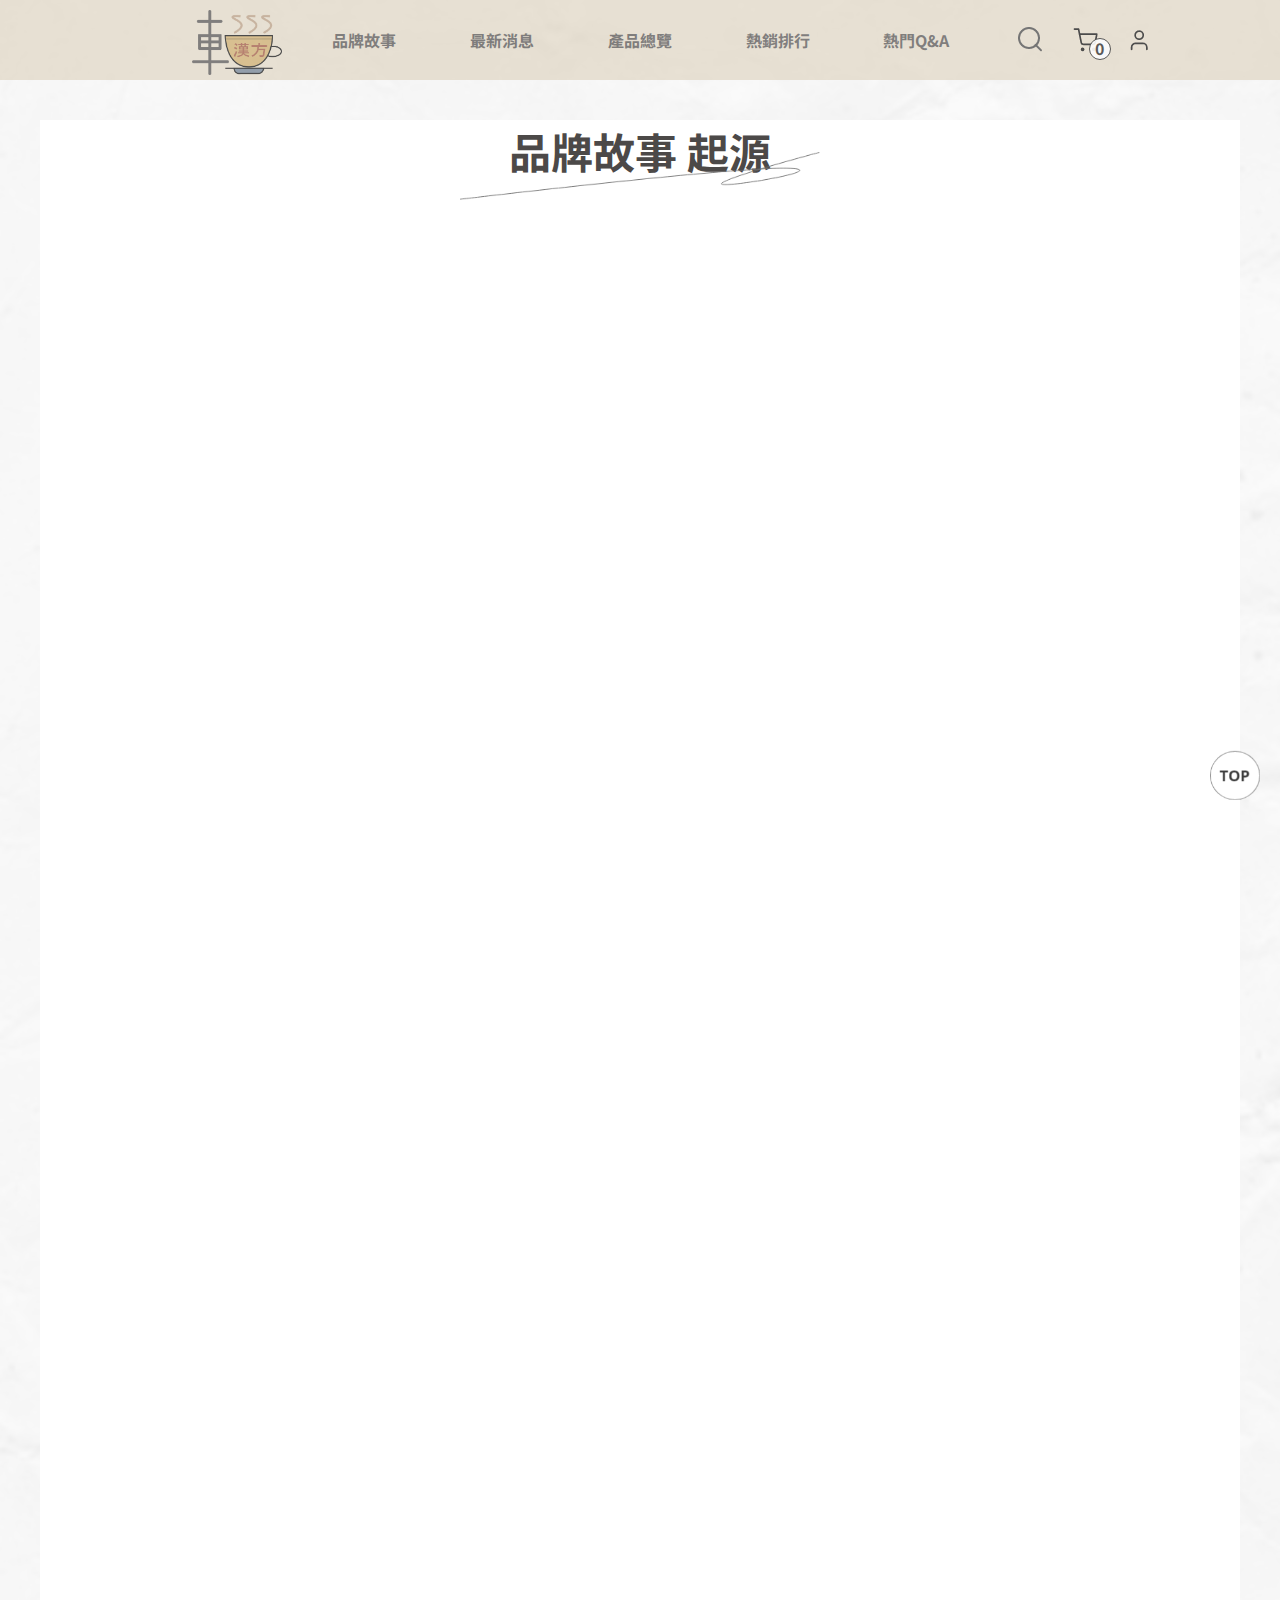
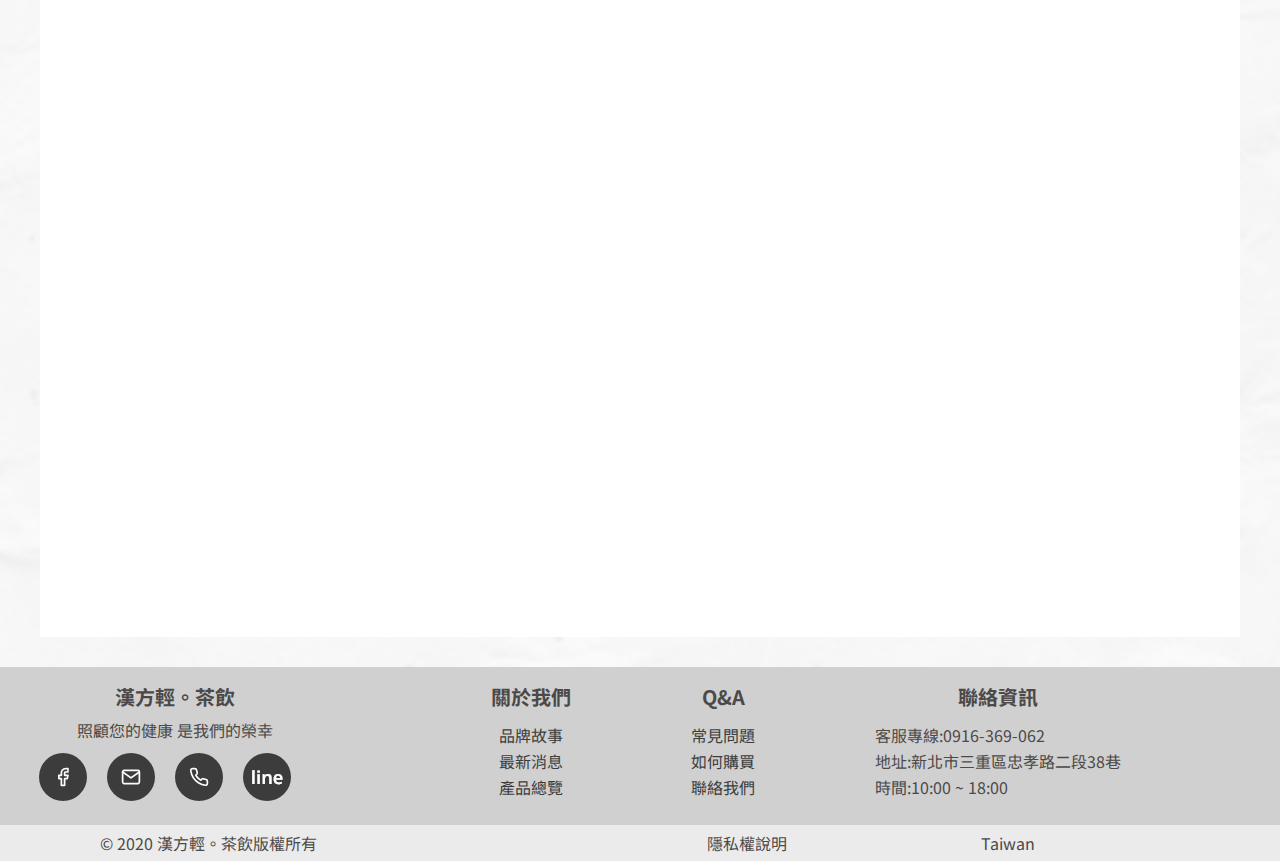
<file: story.html>
<!DOCTYPE html>
<html lang="en">
<head>
  <meta charset="UTF-8">
  <meta name="viewport" content="width=device-width, initial-scale=1.0">
  <title>Document</title>

  <link rel="preconnect" href="https://fonts.gstatic.com">
  <link rel="stylesheet" href="https://stackpath.bootstrapcdn.com/font-awesome/4.7.0/css/font-awesome.min.css">
  <link href="https://fonts.googleapis.com/css2?family=Noto+Sans+TC:wght@300&display=swap" rel="stylesheet">
  <link rel="stylesheet" href="./css/common.css">
  <link rel="stylesheet" href="./css/story.css">
</head>
<body>
    
  <header>

    <div class="header-content">
      <i class="fa fa-bars" ></i>
      <div class="header_img">
        <a href="./index.html"><img src="img/header.png" alt=""></img></a>
      </div>

      <ul class="header-list">
        <li><a href="./story.html" class="btn-2">品牌故事</a></li> 
        <li><a href="#"class="btn-2">最新消息</a> 
          <ul>
            <li><a href="./news.html"class="btn-2">最新消息</a></li>
            <li><a href="./blog.html"class="btn-2">部落格</a></li>
          </ul>
        </li>
        <li><a href="./items.html"class="btn-2">產品總覽</a></li>
        <li><a href="./hot.html"class="btn-2">熱銷排行</a></li>
        <li><a href="#"class="btn-2">熱門Q&A</a>
          <ul>
            <li><a href="./problem.html"class="btn-2">常見問題</a></li>
            <li><a href="./contact.html"class="btn-2">聯絡我們</a></li>
          </ul>
        </li>
      </ul>
      <ul class ="header-icon">
        <li class="search">
          <input type="text" size=12 maxlength="6" id="search-block" class="hide" >
          <a href="#">
            <img src="img/header-1 .png" alt="">
            <span>搜尋</span>
          </a>
        </li>
        <li>
          <a href="./shop.html">
            <img src="img/header-2.png" alt="">
            <div class="shopCount">0</div>
            <span>購物車</span>
          </a>
        </li>
        <li><a href="./person.html"><img src="img/header-3.png" alt=""><span>會員</span></a></li>
      </ul>
      
    </div>
  </header>

  <a href="#"><img class="top" src="img/back.png" alt=""></a>
  <ul class="mobile">
    <li>
      <a href="./shop.html">
        <img src="img/header-2.png" alt="">
        購物車
        <div class="mobileshopCount">0</div>
      </a>
    </li>
    <li>
      <a href="./person.html">
        <img src="img/header-3.png" alt="">
        會員登入
      </a>
    </li>
  </ul>
  <div class="main-story">

    <div class="title">
      <h1>品牌故事 起源</h1>
      <img src="img/Path 1.png" alt=""></img>
    </div>

    <div class="block main-block1">
      <img src="img/story-1.jpg" alt=""></img>
      <p>傳承老祖宗的智慧，選擇最天然的中草藥，由內而外的保養身體，針對不同的上班族狀態，我們調配了九種不同調理主題的漢方飲，讓中藥材變身可隨手沖泡的茶包，做好日常調理就從喝「上班族漢方飲」做起。｜精神｜助眠｜纖美｜亮妍｜明亮｜養聲｜女神｜除濕｜⽉事｜「上班族漢方飲」短短5分鐘即可在辦公室泡杯好喝又養生的漢方飲。</p>
    </div>

    <div class="block main-block2">
      <div class="block2-left">
        <h1>Who </br>We </br>Are?</h1>
        <h3>漢方輕。茶飲的創建</br>是由一群年輕人</h3>
        <p>創新思維顛覆傳統中藥型態；</br>跳脫傳統的格局羈絆，提供各式養生茶飲</p>
      </div>
      <div class="block2-right">
        <img src="img/story-2.jpg" alt=""></img>
        <img src="img/story-3.jpg" alt=""></img>
        <img src="img/story-4.jpg" alt=""></img>
      </div>
    </div>

      <div class="block main-block3">
        <div class="block3-left">
          <img src="img/story-5.jpg" alt=""></img>
          <img src="img/story-6.png" alt=""></img>
        </div>
        <div class="block3-right">
          <h2>品牌目標</h2>
          <ul>
            <li>減少飲料攝取，培養喝水好習慣</li>
            <li>為現代人，養出健康好體質</li>
            <li>方便簡單，隨沖及喝</li>
            <li>搭起認識草本橋梁，縮小世代隔閡</li>
            <li>打破傳統思維，養生茶也可以很好喝</li>
          </ul>
        </div>
      </div>

      <div class="block main-block4">
        <h2>品牌堅持</h2>
        <ul>
          <li>
            <div class="main-block4-img-1">
              <!-- <img src="../小圖片/品牌堅持1.jpg" alt=""></img> -->
            </div>
            <h3>純天然漢方</h3>
            <p>純天然，不添加防腐劑
              不含澱粉，低熱量</p>
          </li>
          <li>
            <div class="main-block4-img-2">
              <!-- <img src="../小圖片/品牌堅持2.jpg" alt=""></img> -->
            </div>
            <h3>在台製作</h3>
            <p>堅持在台灣製作，
              真材實料看的見中藥材</p>
          </li>
          <li>
            <div class="main-block4-img-3">
              <!-- <img src="../小圖片/品牌堅持3.jpg" alt=""></img> -->
            </div>
            <h3>推廣中藥知識</h3>
            <p>搭起認識中藥橋梁，
              將漢方融入你我生活</p>
          </li>
          <li>
            <div class="main-block4-img-4">
              <!-- <img src="../小圖片/品牌堅持4.jpg" alt=""></img> -->
            </div>
            <h3>品質保證</h3>
            <p>產品通過SGS認證，
              已投保責任險</p>
          </li>
        </ul>
        <h3>用天然的草本藥材，照顧現代人的健康日常</h3>
      </div>
  </div>

  <footer>
    <div class="footer-content">
      <div class="footer-left">
        <h3>漢方輕。茶飲</h3>
        <p>照顧您的健康 是我們的榮幸</p>
        <ul>
          <li>
            <a href="https://www.facebook.com/"><img src="img/footer-1.png" alt=""></img></a>
          </li>
          <li>
            <a href="https://www.google.com/gmail/"><img src="img/footer-2.png" alt=""></img></a>
          </li>
          <li>
            <a href="https://www.skype.com/zh-Hant/features/calling-and-instant-messaging/"><img src="img/footer-3.png" alt=""></img></a>
          </li>
          <li>
            <a href="https://line.me/zh-hant/"><img src="img/footer-4.png" alt=""></img></a>
          </li>
        </ul>
      </div>

        <div class="footer-right">
          <ul>
            <li>
              <h3>關於我們</h3>
              <a href="./story.html">品牌故事</a>
              <a href="./news.html">最新消息</a>
              <a href="./items.html">產品總覽</a>
            </li>
            <li>
              <h3>Q&A</h3>
              <a href="./problem.html">常見問題</a>
              <a href="">如何購買</a>
              <a href="./contact.html">聯絡我們</a>
            </li>
            <li>
              <h3>聯絡資訊</h3>
              <p>客服專線:0916-369-062</p>
              <p>地址:新北市三重區忠孝路二段38巷</p>
              <p>時間:10:00 ~ 18:00</p>
            </li>
          </ul>
        </div>
      </div>          
  </footer>

  <div class="footer-trip">
    <div class="footer-trip-content">
      <p>© 2020 漢方輕。茶飲版權所有</p>
      <p>隱私權說明</p>
      <p>Taiwan</p>
    </div>
  </div>

  <script src="./js/story.js"></script>
  <script src="./js/common.js"></script>
</body>
</html>
</file>
<file: css/blog.css>
body{
  background-image: url(../img/backgroumd.png);
  font-family: 'Noto Sans TC', sans-serif;
  color:#4C4948;
}
.main-blog{
  max-width: 1200px;
  margin: 120px auto 30px ;
  background-color: white;
  padding-top: 10px;
}
/*.top{
  width: 50px;
  position: fixed;
  bottom: 30px;
  right: 20px;
  z-index: 50;
}*/ 
.title{
  text-align: center;
  font-size: 36px;
  font-weight: bold;
  color: #4C4948;

}
.title img{
  position: relative;
  top: -20px;
  width: 30%;
}

.main-content{
  display: flex;
  align-items: start;
}
.main-button{
  width: 150px;
  border: 1px solid #4C4948;
  margin-left: 50px;
}
.main-button-top{
  display: flex;
  justify-content: space-between;
  padding: 10px;
  align-items: center;
}
.main-button-top p{
  font-size: 20px;
  font-weight: bold;
}
.plus{
  background-image: url(../img/blog-plus.png);
  width: 20px;
  height: 20px;
  background-repeat: no-repeat;
  background-size: cover;
}
.cut{
  background-image: url(../img/blog-cut.png);
  width: 20px;
  height: 20px;
  background-repeat: no-repeat;
  background-size: cover;
}
.main-button ol{
  display: none;
}
.main-button li{
  padding: 10px;
  text-decoration: none;
  color:#4C4948;
  font-size: 20px;
  font-weight: bold;
  cursor: pointer;
}
/* .main-button li a{
  text-decoration: none;
  color:#4C4948;
  font-size: 20px;
  font-weight: bold;
} */
.main-button-top:hover{
  background:#E0D6C3;
}
.main-button:hover .plus{
  display: none;
}

.main-button:hover ol{
  display: block;
}
.main-button li:hover{
  background-color: #E0D6C3;
}

.main-article{
  padding: 20px;
}
.main-article ul{
  max-width: 900px;
  display: flex;
  flex-wrap: wrap;
  justify-content: space-between;
}
.main-article li{
  max-width: 400px;
  padding: 10px;
  margin-right: 10px;
  margin-bottom: 10px;
  position: relative;
}
.main-article h3{
  display: inline;
  font-size: 20px;
  border:1px solid black;
  text-align: center;
  padding: 5px;
  position: absolute;
  left: 0;
  top: 0;
  background-color:#E0D6C3;
}

.main-article-content{
  display: flex;
}
.main-article-content img{
  max-width: 200px;
  max-height: 150px;
  outline: 1px solid;
}
.text{
  position: relative;
}
.text p:nth-child(1){
  padding: 5px;
  font-size: 18px;
  font-weight: bold;
}
.text p:nth-child(2){
  padding: 5px;
  font-size: 12px;
}
.text a{
  color: black;
  position: absolute;
  bottom: 0;
  right: 0;
}
.text a:hover{
  color:red;
}

.off{
  display: none;
}

@media screen and (max-width: 768px){
  .main-content {
    display: block;
  }
  .main-article {
    padding: 20px 5px;
  }
  .main-article-content img {
    max-width: 150px;
    height: 150px;
  }
  .main-article li {
    max-width: 330px;
  }
  .main-button {
    width: 450px;
  }
  .main-button:hover ol {
    display: flex;
    flex-wrap: wrap;
  }
}
@media screen and (max-width: 414px){
  .main-blog {
    margin: 20px auto 30px;
  }
  .title {
    font-size: 28px;
  }
  .main-button-top p {
    font-size: 16px;
    font-weight: bold;
  }
  .main-button {
    width: 350px;
    margin-left: 20px;
  }
  .main-button:hover ol {
    display: flex;
    flex-wrap: wrap;
  }
  .main-button li {
    font-size: 16px;
    padding: 5px;
  }
  .main-article ul {
    justify-content: center;
  }
  .main-article h3 {
    font-size: 18px;
  }
  .text p:nth-child(1) {
    font-size: 16px;
  }
}
</file>
<file: css/contact.css>
body{
  background-image: url(../img/backgroumd.png);
  font-family: 'Noto Sans TC', sans-serif;
  color:#4C4948;
}
.contact{
  max-width: 1200px;
  margin: 120px auto 30px ;
  background-color: white;
  padding-top: 10px;
}
 /*.top{
  width: 50px;
  position: fixed;
  bottom: 30px;
  right: 20px;
  z-index: 50;
}*/ 
.title{
  text-align: center;
  font-size: 36px;
  font-weight: bold;
  color: #4C4948;

}
.title img{
  position: relative;
  top: -20px;
  width: 30%;
}

.contact-content{
  display: flex;
  justify-content: center;
  padding: 20px;
}
.block-left{
  margin-right: 50px;
}
.block-left span{
  display: inline-block;
  font-weight: bold;
  margin-bottom: 30px;
}
.block-right p{
  padding: 5px 15px;
  letter-spacing: 1px;
}
.block-right a{
  margin-left: 10px;
  cursor: pointer;
  color:red
}


@media screen and (max-width: 768px){
  .block-left span {
    margin: 10px 0 0 0;
    width: 100%;
  }
  .block-left input{
    margin-top: 10px;
  }
  .block-left textarea {
    margin-top: 10px
  }
}
@media screen and (max-width: 414px){
  .contact {
    margin: 20px auto 30px;
  }
  .title {
    font-size: 28px;
  }
  .contact-content{
    flex-wrap: wrap;
  }
  .block-right{
    margin-top: 20px;
  }
  .block-right p {
    padding: 10px 0;
    letter-spacing: 1px;
    font-size: 12px;
  }
  .block-right iframe{
    max-width: 450px;
    max-height: 300px;
  }
  .block-left {
    margin-right: 0px;
  }
}
</file>
<file: css/create.css>
body{
  background-image: url(../img/backgroumd.png);
  font-family: 'Noto Sans TC', sans-serif;
  color:#4C4948;
}
.create{
  max-width: 600px;
  margin: 120px auto 30px ;
  background-color: white;
  padding-top: 10px;
}
/*.top{
  width: 50px;
  position: fixed;
  bottom: 30px;
  right: 20px;
  z-index: 50;
}*/ 
.title{
  text-align: center;
  font-size: 36px;
  font-weight: bold;
  color: #4C4948;

}
.title img{
  position: relative;
  top: -20px;
  width: 30%;
}

.create a{
  margin: 20px 0 20px 20px;
}
.content{
  width:300px;
  /* outline:1px solid; */
  margin: 0 auto;
}

.content h3, input, select{
  font-size: 20px;
  font-weight:bold;
  margin-bottom: 10px;
}
/* .content input,select{
  margin-left:20px;
} */

.search :focus:after{
  position: absolute; 
  content: ""; 
  width: 100px;
  height: 30px;
  background: white;
  top: 60px;
  right: 320px;
  border-radius: 20px;
  border:1px solid;
}

@media screen and (max-width: 414px){
  .create {
    margin: 20px auto 30px;
  }
  .title {
    font-size: 28px;
  }

}
</file>
<file: css/hot.css>
body{
  background-image: url(../img/backgroumd.png);
  font-family: 'Noto Sans TC', sans-serif;
  color:#4C4948;
}
.hot{
  max-width: 1200px;
  margin: 120px auto 30px ;
  /* background-color: white; */
  padding-top: 10px;
}
/*.top{
  width: 50px;
  position: fixed;
  bottom: 30px;
  right: 20px;
  z-index: 50;
}*/
.title{
  text-align: center;
  font-size: 36px;
  font-weight: bold;
  color: #4C4948;

}
.title img{
  position: relative;
  top: -20px;
  width: 30%;
}

.hot-block ul{
  display: flex;
}
.hot-block ul > li{
  outline: 1px solid;
  margin-right: 20px;
  margin-bottom: 20px;
  width: 600px;
}
.block-top{
  display: flex;
  justify-content: center;
  align-items: center;
  position: relative;
}
.block-top img{
  position: absolute;
  width: 100px;
  top: -40px;
  left:-40px
}
.block-top h2{
  font-size: 28px;
  font-weight: bold;
  text-align: center;
  padding-top: 10px;
}
.block-center{
  display: flex;
  padding: 20px;
}
.block-center img{
  width: 300px;
}
.block-text h2{
  font-size: 28px;
  font-weight: bold;
  text-align: center;
  margin-bottom: 20px;
}
.block-text li{
  padding: 0 20px 10px;
  font-size: 20px;
  line-height: 1.4;
}

.block-bottom{
  display: flex;
  justify-content: space-around;

}
.bottom-input input{
  margin-right: 20px;
  background-color: #EFEFEF;
  width: 100px;
  line-height: 30px;
  text-align: center;
  font-weight: bold;
  color: #4C4948;
  font-size: 16px;
  border-radius: 20px;
  outline: none;
  cursor: pointer;
  margin: 0 10px 10px;
}
.bottom-text{
  display: flex;
  position: relative;
}
.bottom-text h3{
  font-size: 28px;
  font-weight: bold;
  margin-right: 10px;
}
.bottom-text h3:nth-child(2){
  color: red;
}
.bottom-text h3:nth-child(2)::after{
  content: "$400";
  text-decoration: line-through;
  position: absolute;
  top: -30px;
  right:50px;
  color:black;
  font-size: 20px;
}

@media screen and (max-width: 768px){
  .hot-block ul {
    flex-wrap: wrap;
    justify-content: center;
  }
}
@media screen and (max-width: 414px){
  .hot {
    margin: 20px auto 30px;
  }
  .title {
    font-size: 28px;
  }
  .block-top h2 {
    font-size: 20px;
  }
  .block-top img {
    max-width:  80px;
    top: -47px;
    left: -13px;
  }
  .block-center {
    flex-wrap: wrap;
    padding: 20px;
    justify-content: center;
  }
  .hot-block ul > li {
    border: 1px solid;
    margin: 20px 5px;
    max-width: 600px;
  }
  .block-text h2 {
    font-size: 20px;
    margin-top: 10px;
  }
  .block-text li {
    font-size: 16px;
  }
  .bottom-input input {
    width: 75px;
    line-height: 20px;
    font-size: 12px;
  }
  .bottom-text h3 {
    font-size: 18px;
    font-weight: bold;
    margin-right: 10px;
  }
}
</file>
<file: css/introduce.css>
body{
  background-image: url(../img/backgroumd.png);
  font-family: 'Noto Sans TC', sans-serif;
  color:#4C4948;
}
.introduce{
  max-width: 1200px;
  margin: 120px auto 30px ;
  /* background-color: white; */
  padding-top: 10px;
}
/*.top{
  width: 50px;
  position: fixed;
  bottom: 30px;
  right: 20px;
  z-index: 50;
}*/
.bread{
  padding: 20px;
}
.bread a{
  text-decoration: none;
  color:#4C4948;
}
.bread a:hover{
  border-bottom: 1px solid;
}

.title{
  text-align: center;
  font-size: 36px;
  font-weight: bold;
  color: #4C4948;

}
.title img{
  position: relative;
  top: -20px;
  width: 30%;
}

.intro-top{
  display: flex;
  justify-content: space-around;
}
.intro-blockleft {
  align-self: center;
  flex-grow: 1;
}
.intro-blockleft li{
  width: 80px;
  padding-bottom: 15px;
  margin: 0 auto;
}
.intro-blockleft img{
  width: 100%;
}

.intro-blockcenter{
  width: 400px;
  flex-grow: 1;
}
.intro-blockcenter img{
  width: 100%
}

.intro-blockright{
  background-color: white;
  border: 1px solid #707070;
  margin-left: 70px;
  padding: 30px;
}
.intro-blockright h3{
  font-size: 20px;
  font-weight: bold;
  margin-bottom: 30px;
  text-align: center;
}
.intro-blockright h2{
  font-size: 28px;
  font-weight: 700;
  line-height: 1.4;
  margin-right: 10px;
  margin-bottom: 20px;
  color: #B49778;
}
.intro-blockright p{
  /* text-align: right; */
  font-size: 20px;
  font-weight: bold;
  margin-bottom: 30px;
}
.block-quantity p{
  text-align: left;
  font-size: 20px;
  margin-left: 20px;
  margin-bottom: 20px;
}
.block-quantity div span{
  text-align: left;
  font-size: 20px;
  margin-left: 20px;
  margin-bottom: 20px;
  padding: 10px;
  border: 1px solid;
  border-radius: 30%;
  display: inline-block;
}
#selectColor{ 
  border: 2px solid #B49778;
}
.price span{
  margin-left: 20px;
  margin-bottom: 20px;
  font-size: 20px;
  display: inline-block;
}
.price span span:nth-child(2){
  color:#E08175;
}
.price span span:nth-child(2){
  text-decoration: line-through
}

.count{
  margin-left: 20px;
  margin-bottom: 50px;
}

select{
  font-size: 20px;
  margin-bottom: 20px;
}

.intro-button{
  margin-left: 20px;
  margin-bottom: 20px;
}
.intro-button input{
  font-size: 16px;
  margin-right: 20px;
  background-color: #EFEFEF;
  width: 100px;
  line-height: 30px;
  text-align: center;
  font-weight: bold;
  color: #4C4948;
  font-size: 16px;
  border-radius: 20px;
  outline: none;
  cursor: pointer;
}

.describle-title{
  display: flex;  
  justify-content: space-around;
  font-size: 28px;
  margin-top: 20px;
  padding: 10px;
  border-bottom:1px solid;
  font-weight: bold;
}
.describle-title a{
  text-decoration: none;
  color:#4C4948;
}
.describle-title a:hover{
  box-shadow: rgba(6, 24, 44, 0.4) 0px 0px 0px 2px, rgba(6, 24, 44, 0.65) 0px 4px 6px -1px, rgba(255, 255, 255, 0.08) 0px 1px 0px inset;
}
.product-describe h3{
  font-size: 28px;
  text-align: center;
  font-weight: bold;
  padding: 20px;
}
.product-describe img{
  width: 100%;
}

.describle-block{
  display: grid;
  height: 350px;
  grid-template-columns: 50% 50%;
  grid-template-rows: 50% 50%;
  line-height: 1.3;
  padding: 10px;
}
.describle-block > div{
  padding: 10px;
}
.describle-block div:nth-child(odd){
  border-right: 2px dashed;
}
.describle-block div:nth-child(1){
  border-bottom: 2px dashed;
}
.describle-block div:nth-child(2){
  border-bottom: 2px dashed;
}

.deliver{
  background-color: #efefef;
}
.deliver h3{
  font-size: 28px;
  text-align: center;
  font-weight: bold;
  padding: 20px;
}
.deliver-block{
  display: grid;
  grid-template-columns: 50% 50%;
  grid-template-rows: 100%;
  height: 200px;
  line-height: 1.3;
  text-align: center;
  padding: 10px; 
}
.deliver-block p{
  font-size: 20px;
  font-weight: bold;
  margin-bottom: 10px;
}
.deliver-left{
  border-right: 2px dashed;
}


.customer h3{
  font-size: 28px;
  text-align: center;
  font-weight: bold;
  padding: 20px;
}
.customer ul{
  display: grid;
  grid-template-columns: 33% 34% 33%;
  grid-template-rows: 50% 50%;
}
.customer li{
  display: flex;
  justify-content: center;
  align-items: center;
  padding: 20px;
}
.customer-title{
  display: flex;
  align-items: center;
}
.customer-title img{
  width:30px;
  height: 30px;
  border-radius: 100%;
  margin-right: 10px;
}
.customer-title p{
  font-size: 12px;
  margin-right: 10px;
}
.customer-content p{
  font-size: 12px;
}
.customer-content p:nth-child(2){
  font-size: 16px;
  margin-top: 10px;
}

.relative-pro{
  background-color: #efefef;
  position: relative;
  overflow: hidden;

}
.relative-pro h3{
  font-size: 28px;
  text-align: center;
  font-weight: bold;
  padding: 20px;
}
.relative-pro ul{
  display: flex;
  justify-content: start;
  align-items: center;
  text-align: center;
  
  position: relative;
}
.relative-pro li{
  padding: 8px;
  flex-shrink: 0;
  width: 32%;
}
.relative-pro a{
  text-decoration: none;
  color:#4C4948;
}
.relative-pro li img{
  width: 100%;
}
.relative-pro li p:nth-child(2){
  font-size: 20px;
  font-weight: bold;
  margin: 20px 0;
}
.left{
  background-color: #fff;
  border-radius: 50%;
  width: auto;
  position: absolute;
  top:50%;
  left:2%;
  cursor: pointer;
  z-index: 50;
}
.right{
  background-color: #fff;
  border-radius: 50%;
  position: absolute;
  top:50%;
  right:2%;
  cursor: pointer;
  z-index: 50;
}

@media screen and (max-width: 768px){
  .intro-blockleft{
    margin: 0 0 0 10px;
  }
  .intro-blockcenter {
    align-self: center;
    margin:  0 10px; 
  }
  .intro-blockright {
    background-color: white;
    border: 1px solid #707070;
    margin-left: 0px;
    padding: 30px;
  }
  .intro-blockright{
    margin: 0 10px 0 0;
  }
}
@media screen and (max-width: 414px){
  .introduce {
    margin: 20px auto 30px;
  }
  .title {
    font-size: 28px;
  }
  .intro-top {
    display: block;
  }
  .intro-blockleft{
    margin: 0;
  }
  .intro-blockleft ul{
    display: flex;
  }
  .intro-blockleft li {
    max-width: 80px;
    padding-bottom: 10px;
    margin: 10px;
  }
  .intro-blockcenter{
    margin: 0 5px;
  }
  .intro-blockright{
    margin: 0 5px;
    padding: 15px 25px;
  }
  .intro-blockright h3 {
    font-size: 18px;
    margin-bottom: 15px;
  }
  .intro-blockright h2 {
    font-size: 20px;
  }
  .intro-blockright p {
    font-size: 16px;
  }
  .count {
    margin-bottom: 25px;
  }
  .describle-title {
    font-size: 20px;
  }
  .product-describe h3 {
    font-size: 18px;
  }
  .describle-block {
    height: auto;
    grid-template-columns: none ;
    grid-template-rows: none;
  }
  .describle-block div:nth-child(odd) {
    border-right: 0px;
  }
  .describle-block div:nth-child(3) {
    border-bottom: 2px dashed;
  }
  .product-describe{
    font-size: 12px;
  }
  .deliver h3 {
    font-size: 18px;
  }
  .deliver-block p {
    font-size: 16px;
  }
  .deliver-block{
    font-size: 12px;
    padding:5px;
  }
  .customer h3 {
    font-size: 18px;
  }
  .customer-content p:nth-child(2) {
    font-size: 12px;
  }
  .relative-pro li p:nth-child(2) {
    font-size: 16px;
  }
  .relative-pro li p:nth-child(3) {
    font-size: 12px;
  }
  .relative-pro li {
    padding: 7px;
    width: 30%;
  }
}
</file>
<file: css/items.css>
body{
  background-image: url(../img/backgroumd.png);
  font-family: 'Noto Sans TC', sans-serif;
  color:#4C4948;
}
.main-items{
  max-width: 1200px;
  margin: 120px auto 30px ;
  /* background-color: white; */
  padding-top: 10px;
}
/*.top{
  width: 50px;
  position: fixed;
  bottom: 30px;
  right: 20px;
  z-index: 50;
}*/
.title{
  text-align: center;
  font-size: 36px;
  font-weight: bold;
  color: #4C4948;

}
.title img{
  position: relative;
  top: -20px;
  width: 30%;
}

.main ul{
  display: flex;
  flex-wrap: wrap;
  justify-content: space-between;
}
.main li{
  width: 31%;
  text-align: center;
  margin: 10px;
  padding-top: 10px;
  background-color: #fff;
  border-radius: 10px;
  box-shadow: rgba(50, 50, 93, 0.25) 0px 13px 27px -5px, rgba(0, 0, 0, 0.3) 0px 8px 16px -8px;
}
.main li img{
  width: 80%;
}
.main li h2{
  font-size: 28px;
  font-weight: bold;
  padding: 10px;
}
.main li p{
  font-size: 20px;
  font-weight: 500;
  padding: 10px 50px;
}
.main input{
  background-color: #EFEFEF;
  width: 100px;
  line-height: 30px;
  text-align: center;
  font-weight: bold;
  color: #4C4948;
  font-size: 16px;
  border-radius: 20px;
  outline: none;
  cursor: pointer;
  margin: 0 10px 10px;
}
.main ul li:hover{
  -webkit-animation: shake-bottom 0.8s cubic-bezier(0.455, 0.030, 0.515, 0.955) both;
	        animation: shake-bottom 0.8s cubic-bezier(0.455, 0.030, 0.515, 0.955) both;
 }  
 @-webkit-keyframes shake-bottom {
  0%,
  100% {
    -webkit-transform: rotate(0deg);
            transform: rotate(0deg);
    -webkit-transform-origin: 50% 100%;
            transform-origin: 50% 100%;
  }
  10% {
    -webkit-transform: rotate(2deg);
            transform: rotate(2deg);
  }
  20%,
  40%,
  60% {
    -webkit-transform: rotate(-4deg);
            transform: rotate(-4deg);
  }
  30%,
  50%,
  70% {
    -webkit-transform: rotate(4deg);
            transform: rotate(4deg);
  }
  80% {
    -webkit-transform: rotate(-2deg);
            transform: rotate(-2deg);
  }
  90% {
    -webkit-transform: rotate(2deg);
            transform: rotate(2deg);
  }
}
@keyframes shake-bottom {
  0%,
  100% {
    -webkit-transform: rotate(0deg);
            transform: rotate(0deg);
    -webkit-transform-origin: 50% 100%;
            transform-origin: 50% 100%;
  }
  10% {
    -webkit-transform: rotate(2deg);
            transform: rotate(2deg);
  }
  20%,
  40%,
  60% {
    -webkit-transform: rotate(-4deg);
            transform: rotate(-4deg);
  }
  30%,
  50%,
  70% {
    -webkit-transform: rotate(4deg);
            transform: rotate(4deg);
  }
  80% {
    -webkit-transform: rotate(-2deg);
            transform: rotate(-2deg);
  }
  90% {
    -webkit-transform: rotate(2deg);
            transform: rotate(2deg);
  }
}

@media screen and (max-width: 768px){
  .main ul {
    justify-content: center;
  }
  .main li {
    width: 45%;
  } 
}
@media screen and (max-width: 414px){
  .main-items {
    margin: 20px auto 30px;
  }
  .main ul {
    justify-content: center;
  }
  .main li {
    width: 90%;
  }
  .title {
    font-size: 28px;
  }
  .main li h2 {
    font-size: 20px;
  }
  .main li p {
    font-size: 16px;
  } 
  .main input {
    width: 80px;
    line-height: 20px;
    font-size: 12px;
}
}
</file>
<file: css/news.css>
body{
  background-image: url(../img/backgroumd.png);
  font-family: 'Noto Sans TC', sans-serif;
  color:#4C4948;
}
.news{
  max-width: 1200px;
  margin: 120px auto 30px ;
  /* background-color: white; */
  padding-top: 10px;
}
/*.top{
  width: 50px;
  position: fixed;
  bottom: 30px;
  right: 20px;
  z-index: 50;
}*/
.title{
  text-align: center;
  font-size: 36px;
  font-weight: bold;
  color: #4C4948;

}
.title img{
  position: relative;
  top: -20px;
  width: 30%;
}

.main{
  position: relative;
}
.main-top{
  text-align: center;
  position: relative;
  margin-bottom: 50px;
}


.main-top ul{
  display: flex;
  justify-content: center;
  position: absolute;
  top: 90%;
  left:0;
  right: 0;
  margin: 0 auto;
  z-index: 100;
}
.main-top li{
  width: 50px;
  height: 5px;
  outline: 1px solid;
  background-color: white;
  margin-right: 20px;
}
.newsSlider{
  position: relative;
}
.Slider{
  transition: opacity 1s;
}
.news1 img{
  width: 100%;
}
.news2{
  position: absolute;
  top: 0;
  left: 0;
  right: 0;
  bottom: 0;
  margin: auto;
}
.news2 img{
  padding-top: 5%;
}
.news3{
  position: absolute;
  top: 0;
  left: 0;
  right: 0;
  bottom: 0;
  margin: auto;
}
.news3 img{
  padding-top: 5%;
}
.main-top-text{
  width: 800px;
  padding: 30px;
  outline: 1px solid;
  background-color: white;
  position: absolute;
  top: 92%;
  left: 15%;
  font-size: 20px;
  font-weight: bold;
}

.main-content{
  background-color: #FFFFFF;
  overflow: hidden;
}
.block{
  height: 300px;
  display: grid;
  grid-template-columns: 50% 50%;
  opacity:0;
  transition:all .5s;
  /* display: none; */
  /* border-bottom: 1px dashed #4C4948; */
}
.align-left{
  transform:translateX(-20%) scale(0.95);
}
.align-right{
  transform:translateX(20%) scale(0.95);
  background-color: #efefef;
}
.block-left{
  padding: 50px;
  position: relative;
  box-sizing: border-box;
  line-height: 1.4;
}
.block-left h2{
  font-size: 28px;
  font-weight: bold;
  margin-bottom: 20px;
}
.block-left p{
  font-size: 20px;
  font-weight: 400;
}
.block-left input{
  position: absolute;
  top: 70%;
  left: 40%;

  background-color: #4C4948;
  width: 140px;
  line-height: 38px;
  text-align: center;
  font-weight: bold;
  color: #EFEFEF;
  font-size: 16px;
  border-radius: 20px;
  outline: none;
  cursor:pointer;
}
.block-right{
  text-align: center;
}
.block-right img{
  width: 300px;
  padding: 50px;
  box-sizing: border-box;
}

/* .block1{
  height: 300px;
  display: grid;
  grid-template-columns: 50% 50%;
  background-color: #efefef;
  opacity:0;
  transition:all .5s;
} */
.block1-left{
  text-align: center;
}
.block1-left img{
  width: 300px;
  padding: 50px;
  box-sizing: border-box;
}

#img1{
  width: 80%;
}
.block1-right{
  padding: 50px;
  line-height: 1.4;
  position: relative;
}
.block1-right h2{
  font-size: 28px;
  font-weight: bold;
  margin-bottom: 20px;
}
.block1-right p{
  font-size: 20px;
  font-weight: 400;
}
.block1-right input{
  position: absolute;
  top: 70%;
  left: 40%;

  background-color: #4C4948;
  width: 140px;
  line-height: 38px;
  text-align: center;
  font-weight: bold;
  color: #EFEFEF;
  font-size: 16px;
  border-radius: 20px;
  outline: none;
  cursor:pointer;
}
.active{
  opacity:1;
  transform:translateX(0%) scale(1);
}

/*li漸層特效*/
.main-top ul li:nth-child(1){
  /* background: linear-gradient(270deg, white, black); */
  animation: AnimationName 7.5s linear infinite;
}
.main-top ul li:nth-child(2){
  /* background: linear-gradient(270deg, white, black); */
  animation: AnimationName 7.5s 2.5s linear infinite;
}
.main-top ul li:nth-child(3){
  /* background: linear-gradient(270deg, white, black); */
  animation: AnimationName 7.5s 5s linear infinite;
}
@keyframes AnimationName {
  0%{
    background-position:0% 33%;
    background-color: white;
  }
  16%{
    background-position:33% 66%;
    background-color:gray;
  }
  33%{
    background-position:66% 100%;
    background-color:black
  }
  34%{
    background-position:66% 100%;
    background-color:white
  }
}

@media screen and (max-width: 768px){
  .main-top-text{
    max-width: 500px;
    left: 0;
    right: 0;
    margin: 0 auto;
  }
}
@media screen and (max-width: 414px){
  .news {
    margin: 20px auto 30px;
  }
  .title {
    font-size: 28px;
  }
  .main-top-text{
    max-width: 350px;
    font-size: 16px;
  }
  .news2 img {
    width: 50%;
  }
  .news3 img {
    width: 50%;
  }
  .block-left {
    padding: 20px 50px;
    text-align: center;
  }
  .block-left h2 {
    font-size: 20px;
  }
  .block-left p {
    font-size: 16px;
  }
  .block-right{
    display: none;
  }
  .block1-left{
    display: none;
  }
  .main-content{
    margin-top: 100px;
  }
  .block{
    grid-template-columns: 100%;
    height: 250px;
  }
  .block-left input {
    left: 0;
    right: 0;
    margin: 0 auto;
  }
  .block1-right{
    text-align: center;
    padding: 20px 40px;
  }
  .block1-right h2 {
    font-size: 20px;
  }
  .block1-right p{
    font-size: 16px;
  }
  .block1-right input {
    left: 0;
    right: 0;
    margin: 0 auto;
  }
}
</file>
<file: css/person.css>
body{
  background-image: url(../img/backgroumd.png);
  font-family: 'Noto Sans TC', sans-serif;
  color:#4C4948;
}
.log-in{
  max-width:1200px;
  margin: 120px auto 30px ;
  /* background-color: white; */
  padding-top: 10px;
}
/*.top{
  width: 50px;
  position: fixed;
  bottom: 30px;
  right: 20px;
  z-index: 50;
}*/
.title{
  text-align: center;
  font-size: 36px;
  font-weight: bold;
  color: #4C4948;

}
.title img{
  position: relative;
  top: -20px;
  width: 30%;
}


.content{
  width:33%;
  margin: 10px auto;
  padding: 20px;
  background-color: white;
}
.content p{
  text-align: left;
  font-size: 20px;
  font-weight: bold;
  margin-bottom: 15px;
}
.content input{
  height: 30px;
  font-size: 20px;
  margin-bottom: 20px;
  margin-right: 15px;
}

.content h2{
  font-size: 20px;
  text-align: center;
}
.content ul{
  display: flex;
  justify-content: center;
  margin-top: 20px;
}
.content li{
  margin-right: 20px;
}

/*RWD*/
@media screen and (max-width: 414px){
  .log-in {
    margin: 20px auto 30px;
  }
  .title {
    text-align: center;
    font-size: 28px;
  }
  .content {
    width: 80%;
    margin: 10px auto;
    padding: 20px;
    background-color: white;
  }
}
</file>
<file: css/problem.css>
body{
  background-image: url(../img/backgroumd.png);
  font-family: 'Noto Sans TC', sans-serif;
  color:#4C4948;
}
.problem{
  max-width: 1200px;
  margin: 120px auto 30px ;
  /* background-color: white; */
  padding-top: 10px;
}
/*.top{
  width: 50px;
  position: fixed;
  bottom: 30px;
  right: 20px;
  z-index: 50;
}*/
.title{
  text-align: center;
  font-size: 36px;
  font-weight: bold;
  color: #4C4948;

}
.title img{
  position: relative;
  top: -20px;
  width: 30%;
}

.problem-block h2{
  font-size: 28px;
  font-weight: bold;
  padding: 20px;
}

.block-top{
  display: flex;
  padding: 20px;
  align-items: center;
  height: 35px;
  background-color: #EFEFEF;
}

.block-img{
  /* width: 3%;
  height: auto; */
  position: relative;
  width: 24px;
  height: 24px;
  margin: 0 22px 0 6px;
  float: left;
  cursor: pointer;
}
.block-img::before{
  content: "";
  position: absolute;
  background-color: #0048b1;
  border-radius: 1px;
  transition: transform 0.25s ease-out;
  top: 0;
  left: 50%;
  width: 4px;
  height: 100%;
  margin-left: -2px;
}
.block-img::after{
  content: "";
  position: absolute;
  background-color: #0048b1;
  border-radius: 1px;
  transition: transform 0.25s ease-out;
  top: 50%;
  left: 0;
  width: 100%;
  height: 4px;
  margin-top: -2px;
}
.active {
  transform: rotate(180deg);
}
/* .active::before {
  transform: rotate(90deg);
} */

.block-img > img{
  width: 100%;
}
.cut{
  display: none;
}
.block-top h3{
  font-size: 20px;
  font-weight: bold;
  margin-left: 20px;
}
.block-dis-1{
  display: none;
  background-color: #EFEFEF;
  padding: 0 400px 10px 80px;
  line-height: 1.4;
  letter-spacing: 1px;
  font-weight: 550;
}

.contact-block h2{
  margin-top: 20px;
  font-size: 28px;
  font-weight: bold;
  text-align: center;
}
.contact-block p{
  font-size: 20px;
  text-align: center;
  margin-bottom: 10px;
}

.join-us{
  display: flex;
  justify-content: center;
  align-items: center;
}
.join-us a {
  margin-right: 10px;
}

@media screen and (max-width: 768px){
  .block-dis-1 {
    padding: 0 30px 10px 80px;
  }
  .contact-block p{
    padding: 0 50px;
  }
}

@media screen and (max-width: 414px){
  .problem {
    margin: 20px auto 30px;
  }
  .title {
    font-size: 28px;
  }
  .block-top h3 {
    max-width: 300PX;
    font-size: 18px;
  }
  .problem-block h2 {
    font-size: 20px;
  }
  .contact-block p{
    font-size: 16px;
    padding: 0 40px;
  }
}
</file>
<file: css/shop.css>
body{
  background-image: url(../img/backgroumd.png);
  font-family: 'Noto Sans TC', sans-serif;
  color:#4C4948;
}
.shop{
  max-width: 1200px;
  margin: 120px auto 30px ;
  background-color: white;
  padding-top: 10px;
}

/*.top{
  width: 50px;
  position: fixed;
  bottom: 30px;
  right: 20px;
  z-index: 50;
}*/
.title1{
  text-align: center;
  font-size: 42px;
  font-weight: bold;
  color: #4C4948;

}
.title1 img{
  position: relative;
  top: -20px;
  width: 30%;
}
main {
  padding: 20px 10px;
  width: 100%;
  box-sizing: border-box;
}
main > .view {
  max-width: 980px;
  margin: auto;
}
.cart {
  margin-bottom: 20px;
}
.row-title {
  display: flex;
  font-weight: bold;
  justify-content: space-around;
  padding: 10px;
  margin: 0px auto;
}


.list {
  border: solid 1px #979797;
  padding: 10px 15px;
}
.row {
  display: flex;
  align-items: center;
  box-sizing: border-box;
  margin-bottom: 10px;
}
.row > .variant {
  flex: none;
  display: flex;
  width: 300px;
  order: 1;
  line-height: 1.5em;
  font-size: 0.9em;
}
.row > .variant > .picture {
  flex: none;
  width: 100px;
}
.row > .variant > .detailes {
  flex: auto;
  margin-left: 10px;
}
.row > .qty {
  flex: auto;
  order: 3;
}
.row > .qty > select {
  background-color: #f3f3f3;
  padding: 10px;
  border-radius: 4px;
}
.row > .price {
  flex: auto;
  order: 4;
}
.row > .subtotal {
  flex: auto;
  order: 5;
}
.row > .remove {
  flex: none;
  width: 50px;
  order: 6;
  cursor: pointer;
}

.target {
  display: flex;
  padding: 20px;
  margin-bottom: 20px;
  background-color: #e8e8e8;
}
.target > .country {
  flex: auto;
}
.target > .country > span {
  margin-right: 10px;
  vertical-align: middle;
}
.target > .country > select {
  background-color: #f3f3f3;
  padding: 10px;
  border-radius: 4px;
}
.reminder {
  margin-bottom: 20px;
  line-height: 1.5em;
}
.recipient {
  margin-bottom: 30px;
}
.recipient > .title {
  border-bottom: 1px solid #3f3a3a;
  margin-bottom: 15px;
  padding-bottom: 10px;
  font-weight: bold;
}
.recipient > .line {
  display: flex;
  align-items: center;
  margin-bottom: 15px;
}
.recipient > .line > .text {
  flex: none;
  width: 180px;
}
.recipient > .line > .input {
  flex: auto;
}
.recipient > .line > .input > label {
  margin-right: 10px;
}
.recipient > .line > .input > input {
  padding: 5px;
  width: 200px;
  border-radius: 4px;
  border: solid 1px #979797;
}
.recipient > .line > .input > label > .time {
  vertical-align: middle;
}
.payment {
  margin-bottom: 30px;
}
.payment > .title {
  border-bottom: 1px solid #3f3a3a;
  margin-bottom: 15px;
  padding-bottom: 10px;
  font-weight: bold;
}
.payment > .line {
  display: flex;
  align-items: center;
  margin-bottom: 15px;
}
.payment > .line > .text {
  flex: none;
  width: 180px;
}
.payment > .line > .input {
  flex: auto;
}
.payment > .line > .input > .tpfield {
  height: 20px;
  max-width: 300px;
  margin: 5px 0;
  padding: 5px;
  border-radius: 5px;
}
.confirm {
  border-top: solid 1px #3f3a3a;
  margin-bottom: 20px;
  padding-top: 30px;
}
.confirm > .row {
  display: flex;
  align-items: center;
  justify-content: flex-end;
  padding-bottom: 10px;
  margin-bottom: 15px;
}
.confirm > .row > .title {
  flex: none;
  width: 100px;
}
.confirm > .row > .priceView {
  flex: none;
  width: 140px;
  font-size: 1.5em;
  text-align: right;
}
.confirm > .row > .price > .unit {
  font-size: 0.75em;
}
.confirm > .row > .seperator {
  flex: none;
  height: 1px;
  background-color: black;
  width: 240px;
}
button {
  width: 240px;
  height: 40px;
  background-color: black;
  color: #ffffff;
  cursor: pointer;
}


/*購物車內容*/
.list{
  transition: all 1s;
}
.listCount{
  display: flex;
  justify-content: space-around;
  position: relative;
  padding: 20px 0;
  opacity: 1;
}
.deleteImg{
  max-width: 25px;
  max-height: 25px;
  position: absolute;
  top: 25%;
  right: 0;
  cursor: pointer;
}
.deleteImg img{
  width: 100%;
}

/**/
.fade_Out{
  opacity: 0;
}

@media screen and (max-width: 414px){
  .shop {
    margin: 20px auto 30px;
  }
  .title1 {
    font-size: 28px;
  }
  .deleteImg {
    right: -3%;
  }
  .target > .country > select {
    padding: 5px;
    margin-top: 5px;
  }
  .recipient > .line {
    flex-wrap: wrap;
  }
  .recipient > .line > .text {
    width: 100%;
    margin-bottom: 5px;
  }
  .recipient > .line > .input > input {
    width: 80%;
    margin-top: 5px;
  }
  .confirm > .row {
    justify-content: center;
  }
}
</file>
<file: css/story.css>
body{
  background-image: url(../img/backgroumd.png);
  font-family: 'Noto Sans TC', sans-serif;
  color:#4C4948;
}
.main-story{
  max-width: 1200px;
  margin: 120px auto 30px ;
  background-color: white;
  padding-top: 10px;
}
/*.top{
  width: 50px;
  position: fixed;
  bottom: 30px;
  right: 20px;
  z-index: 50;
}*/
.title{
  text-align: center;
  font-size: 42px;
  font-weight: bold;
  color: #4C4948;

}
.title img{
  position: relative;
  top: -20px;
  width: 30%;
}

.main-block1 img{
  width: 100%;
}
.main-block1 p{
  padding: 20px 80px;
  letter-spacing: 2px;
  line-height: 2;
}


.main-block2{
  background-color: #E0D6C3;
  display: flex;
}
.block2-left{
  width: 50%;
  line-height: 1.5;
  text-align: center;
}
.block2-left h1{
  font-size: 42px;
  font-weight: bold;
  margin: 30px 0;
}
.block2-left h3{
  font-size: 28px;
  font-weight: bold;
  margin-bottom: 20px;
}
.block2-left p{
  font-size: 16px;
  font-weight: bold;

}
.block2-right{
  width: 50%;
}
.block2-right img:not(:nth-child(3)){
  width: 45%;
  height: 50%;
  vertical-align: top;
}
.block2-right img:last-child{
  width: 90%;
  height: 50%;
}

.main-block3{
  text-align: center;
  display: flex;
  align-items: center;
  justify-content: center;
  padding: 50px;
}
.block3-left{
  position: relative;
  flex-grow: 1;
}
.block3-left img:last-child{
  width: 100px;
  position: absolute;
  right: 100px;
  bottom: -50px;
}
.block3-right{
  flex-grow: 1;
}
.block3-right h2{
  font-size: 36px;
  font-weight: bold;
  margin-bottom: 20px;
}
.block3-right ul{
  list-style-type: disc;
  text-align: left;
  margin-left: 150px;
  font-size: 20px;
}
.block3-right li{
  margin-bottom: 10px;
}

.main-block4{
  background-color: #E0D6C3;
  text-align: center;
}
.main-block4 h2{
  font-size: 36px;
  font-weight: bold;
  padding: 20px;
}
.main-block4 ul{
  display: flex;
  justify-content: center;
  align-items: center;
}
.main-block4 li{
  padding: 20px;
}
.main-block4-img{
  width: 100px;
  height: 100px;
  border-radius: 100%;
  display: block;
  margin: 0 auto;
  outline: 1px solid;
  margin-bottom: 20px;
}
.main-block4-img-1{
  width: 100px;
  height: 100px;
  border-radius: 100%;
  display: block;
  margin: 0 auto;
  /* outline: 1px solid; */
  margin-bottom: 20px;
  background-image: url(../img/story-7.jpg);
  background-repeat: no-repeat;
  background-size: cover;
}
.main-block4-img-2{
  width: 100px;
  height: 100px;
  border-radius: 100%;
  display: block;
  margin: 0 auto;
  margin-bottom: 20px;
  background-image: url(../img/story-8.jpg);
  background-repeat: no-repeat;
  background-size:contain;
  background-position: center;
  background-color: white;
}
.main-block4-img-3{
  width: 100px;
  height: 100px;
  border-radius: 100%;
  display: block;
  margin: 0 auto;
  margin-bottom: 20px;
  background-image: url(../img/story-9.jpg);
  background-repeat: no-repeat;
  background-size: cover;
}
.main-block4-img-4{
  width: 100px;
  height: 100px;
  border-radius: 100%;
  display: block;
  margin: 0 auto;
  margin-bottom: 20px;
  background-image: url(../img/story-10.jpg);
  background-repeat: no-repeat;
  background-size:contain;
  background-position: center;
  background-color: white;
}

.main-block4 li h3{
  font-size: 28px;
  font-weight: bold;
  margin-bottom: 10px;
}
.main-block4 li p{
  font-weight: bold;
  padding: 0 50px;
}
.main-block4 h3{
  font-size: 28px;
  font-weight: bold;
  margin-top: 20px;
  padding-bottom: 20px;
}
.block{
  transition: opacity 1s;
}

@media screen and (max-width: 768px){
  .main-block4 li {
    padding: 15px;
  }
  .main-block4 li p {
    padding: 0;
  }
}
/*414*/
@media screen and (max-width: 414px){
  .main-story {
    margin: 20px auto 30px;
  }
  .title {
    font-size: 28px;
  }
  .main-block2 {
    display: block;
  }
  .block2-left {
    width: 100%;
  }
  .block2-left p {
    margin-bottom: 20px;
  }
  .block2-right {
    width: 100%;
  }
  .block2-right img:last-child {
    width: 100%;
    height: 50%;
  }
  .block2-right img:not(:nth-child(3)) {
    width: 49%;
  }
  .main-block4 ul{
    flex-wrap: wrap;
  }
  .main-block3 {
    flex-wrap: wrap;
  }
  .block3-left img:last-child {
    right: -30px;
  }
  .block3-right ul {
    margin-left: 0px;
  }
  .block3-right h2 {
    font-size: 36px;
    font-weight: bold;
    padding: 20px;
  }
}
</file>
<file: css/common.css>
@import url(../css/reset.css);

body{
  font-size: 16px;
  color: #4C4948;
  background:url(../img/backgroumd.png);
  font-family: 'Noto Sans TC', sans-serif;
  color:#4C4948;
}

/*header*/
header{
  height: 80px;
  position: fixed;
  top: 0;
  left: 0;
  right: 0;
  background-color: #E0D6C3;
  opacity: .7;
  z-index: 100;
  transition:all .5s;
}
.header-content{
  margin: 0 auto;
  display: flex;
  justify-content: center;
  padding: 10px;
  box-sizing: border-box;
  position: relative;
}
.header_img{
  width: 90px;
  height: 60px;
  position: absolute;
  left:15%
}
.header_img img{
  width: 100%;
}
.fa{
  position: absolute;
  top: 150%;
  left: 5%;
  font-size: 20px;
  display: none;
}
.header-list{
  display: flex;
  /* justify-content: space-around; */
  /* margin-left: 200px; */
  position: absolute;
  margin:auto
}
.header-list li > ul{
  display: none;

}
.header-list a{
  text-decoration: none;
  color:#4C4948;
  font-weight: bold;
}

.header-list li:hover ul{
  display: block;
  margin-top: 5px;
  background-color: #E0D6C3;
  text-align: center;
}
.header-list > li {
  padding: 10px 25px;
  line-height: 40px;
  text-align: center;
  width: 5.5em;
}
.header-icon{
  display: flex;
  line-height: 70px;
  position: absolute;
  right:10%
}
.header-icon li{
  margin-left: 30px;
}
.header-icon img:hover{
  border-radius: 8%;
  opacity: .7;
  /* border:1px solid black; */
  /* box-sizing: border-box; */
}

.btn-2 {
  letter-spacing: 0;
}

.btn-2:hover,
.btn-2:active {
  letter-spacing: 4px;
}

.btn-2:after{
  backface-visibility: hidden;
  border: .5px solid #E0D6C3;
  bottom: 0px;
  content: " ";
  display: block;
  margin: 0 auto;
  position: relative;
  transition: all 280ms ease-in-out;
  width: 0;
}

.btn-2:hover:after{
  backface-visibility: hidden;
  border-color: #9A4D36;
  transition: width 350ms ease-in-out;
  width: 80%;
}
.search{
  position: relative;
}
#search-block{
  width: 150px;
  height: 30px;
  outline: 1px solid black;
  position: absolute;
  top: 20%;
  right: 1%;
}
.hide{
  display: none;
}
.header-icon a {
  border-radius:4px;
  text-align:center;
  text-decoration:none;
  position: relative;
  transition: all .5s;
}
.shopCount{
  display: block;
  width: 20px;
  height: 20px;
  text-align: center;
  line-height:1.2;
  border-radius: 50%;
  border:1px solid;
  background-color: #fff;
  opacity: .9;
  font-weight: bold;
  color: black;
  position: absolute;
  top: 20%;
  right: -50%;
  
}
.header-icon a span {
  color:black;
  display: block;
  font-weight: bold;
  position:absolute;
  bottom:0;
  left:-25px;
  right:-25px;
  padding:5px 7px;
  z-index:-1;
  font-size:16px;
  border-radius:2px;
  visibility:hidden;
  opacity:0;
  transition: all .5s cubic-bezier(0.68, -0.55, 0.265, 1.55);
}

.header-icon a:hover span {
  bottom:-50px;
  visibility:visible;
  opacity:1;
}
.hideUp {
  transform:translateY(-100%);
}
.mobile{
  display: none;
  position: fixed;
  width: 100%;
  bottom: 0;
  height: 50px;
  z-index: 1000;
  background-color: black;
}
.mobile li{
  width: 100%;
  text-align: center;
  margin: 5px;
}
.mobile li:nth-child(1){
  border-right: 1px solid white;
}
.mobile li img{
  padding: 5px;
  border:1px solid;
  border-radius: 50%;
  background-color: white;
}
.mobile a{
  text-decoration: none;
  color:white;
  position: relative;
  padding-left: 20px;
}
.mobileshopCount{
  display: block;
  width: 20px;
  height: 20px;
  text-align: center;
  line-height: 1.2;
  border-radius: 50%;
  border: 1px solid;
  background-color: #fff;
  opacity: .9;
  font-weight: bold;
  color: black;
  position: absolute;
  top: 20%;
  right: 42%;
}


/*footer*/
footer{
  background-color: #D0D0D0;
}
.footer-content{
  margin: 0 auto;
  display: flex;
  justify-content: center;
  padding: 20px;
  box-sizing: border-box;
}
.footer-left{
  margin-right: 180px;
}
.footer-left h3{
  font-size: 20px;
  font-weight: bold;
  text-align: center;
  margin-bottom: 15px;
}
.footer-left p{
  margin-bottom: 15px;
  text-align: center;
}
.footer-left ul{
  display: flex;
  justify-content: center;
}
.footer-left li{
  margin-right: 20px;
}
.footer-right ul{
  display: flex;
}
.footer-right li{
  margin-right: 120px;
}
.footer-right h3{
  font-size: 20px;
  font-weight: bold;
  margin-bottom: 20px;
  text-align: center;
}
.footer-right li a{
  display: block;
  text-align: center;
  margin-bottom: 10px;
  text-decoration: none;
  color:#3D3D3D;
}

.footer-right li a:hover{
  font-size: 18px;
  text-shadow: 0.1em 0.1em 0.2em black;
}

.footer-right li p{
  margin-bottom: 10px;
}

.footer-trip{
  background-color: #EBEBEB;
}

.footer-trip-content{
  max-width:1200px;
  margin: 0 auto;
  padding: 10px;
  box-sizing: border-box;
  display: flex;
}
.footer-trip-content p:nth-child(1){
  margin-left: 50px;
  flex-grow: 2;
}
.footer-trip-content p:nth-child(2){
  flex-grow: 1;
}
.footer-trip-content p:nth-child(3){
  flex-grow: 1;
}

.top {
  width: 50px;
  position: fixed;
  bottom: 100px;
  right: 20px;
  z-index: 2000;
}


/*414*/
@media screen and (max-width: 768px){
  /*header*/
  header{
    position: static;
    opacity: 1;
  }
  .header_img {
      width: 60px;
      top: 100%;
      left: 15%;
  }
  .fa{
    display: inline-block;
  }
  .header-content .hideHam{
    display: none;
  }
  .header-list{
    display: block;
    position: fixed;
    /* left: -80vw; */
    top: 80px;
    width: 100%;
    background-color: #fff;
    z-index: 500;
  }
  .header-list > li {
    margin: 0 auto;
  }



/*footer*/
  footer{
    display: none;
  }
  .footer-trip{
    font-size: 6px;
    padding-bottom: 70px;
  }
  .footer-trip .footer-trip-content p{
    margin: 0;
  }
  .mobile{
    display: flex;
  }
}
@media screen and (max-width: 414px){
  .mobile{
    display: flex;
  }
}
</file>
